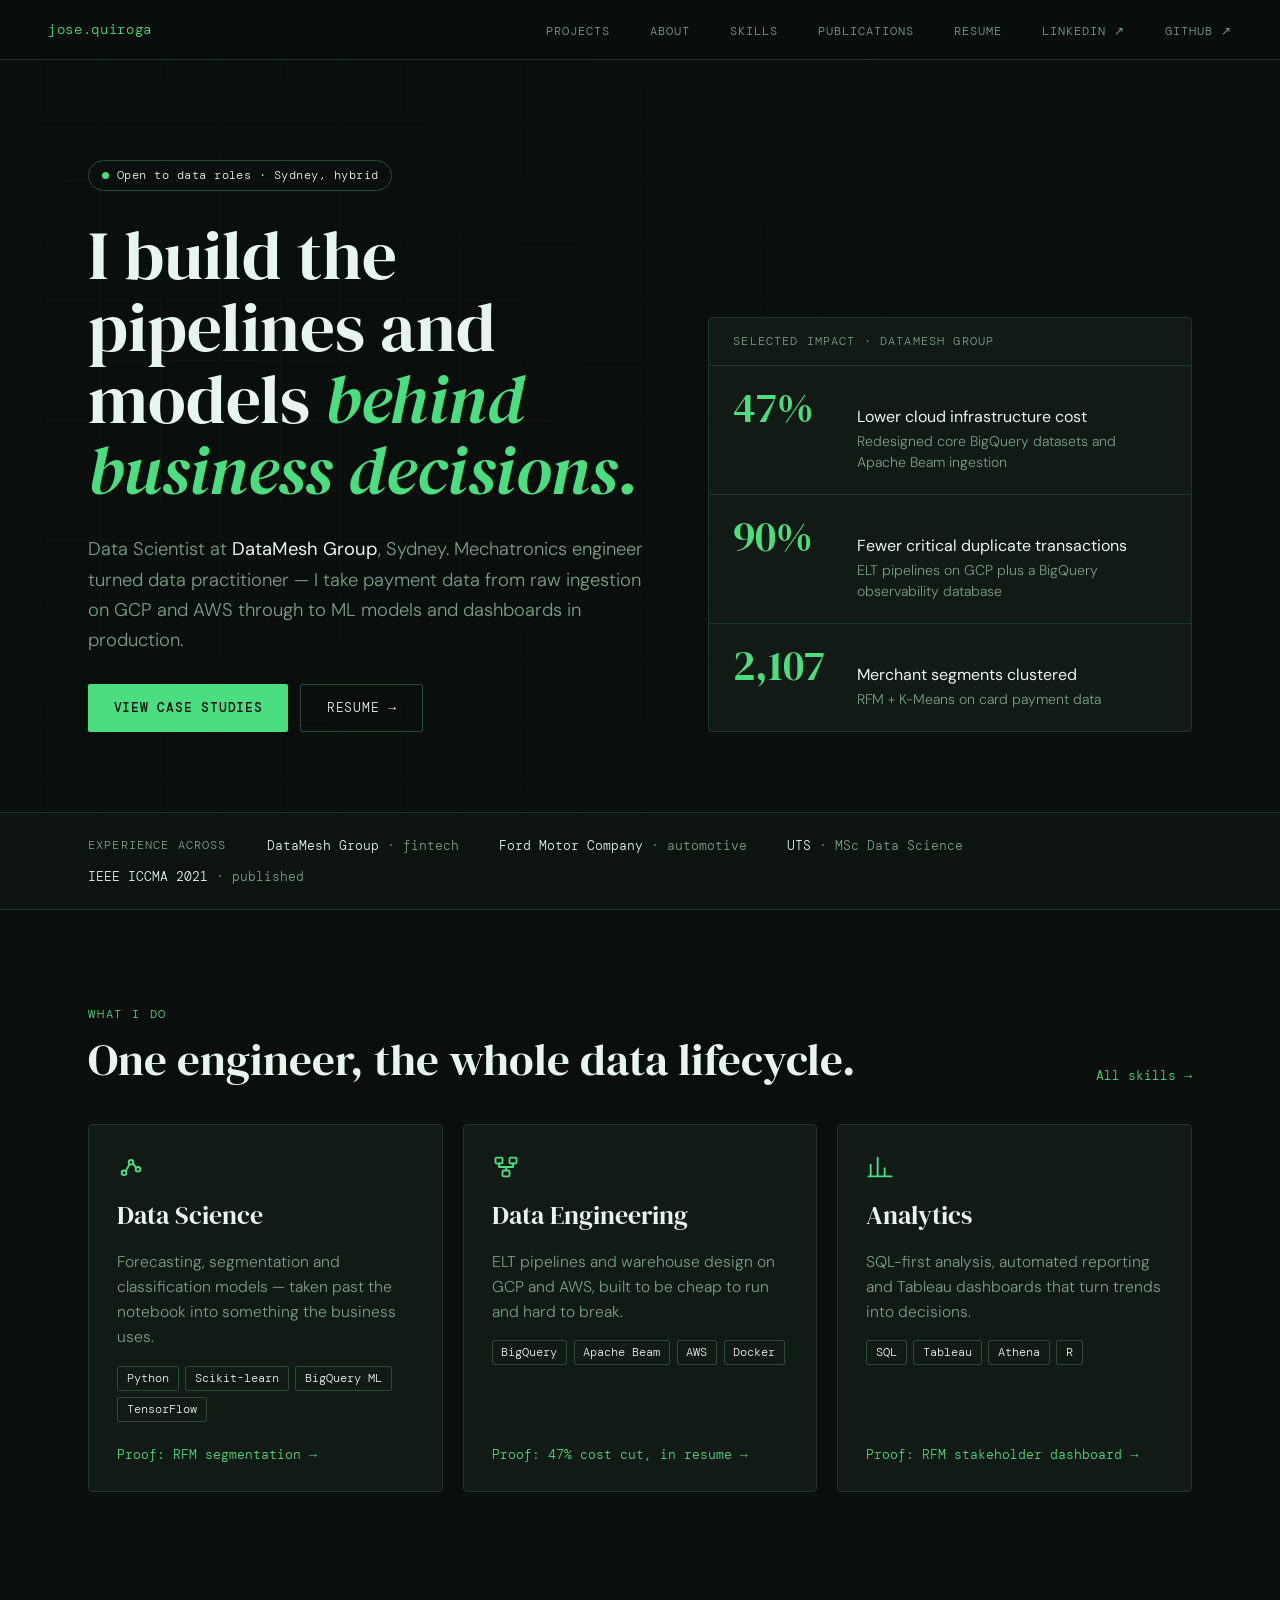
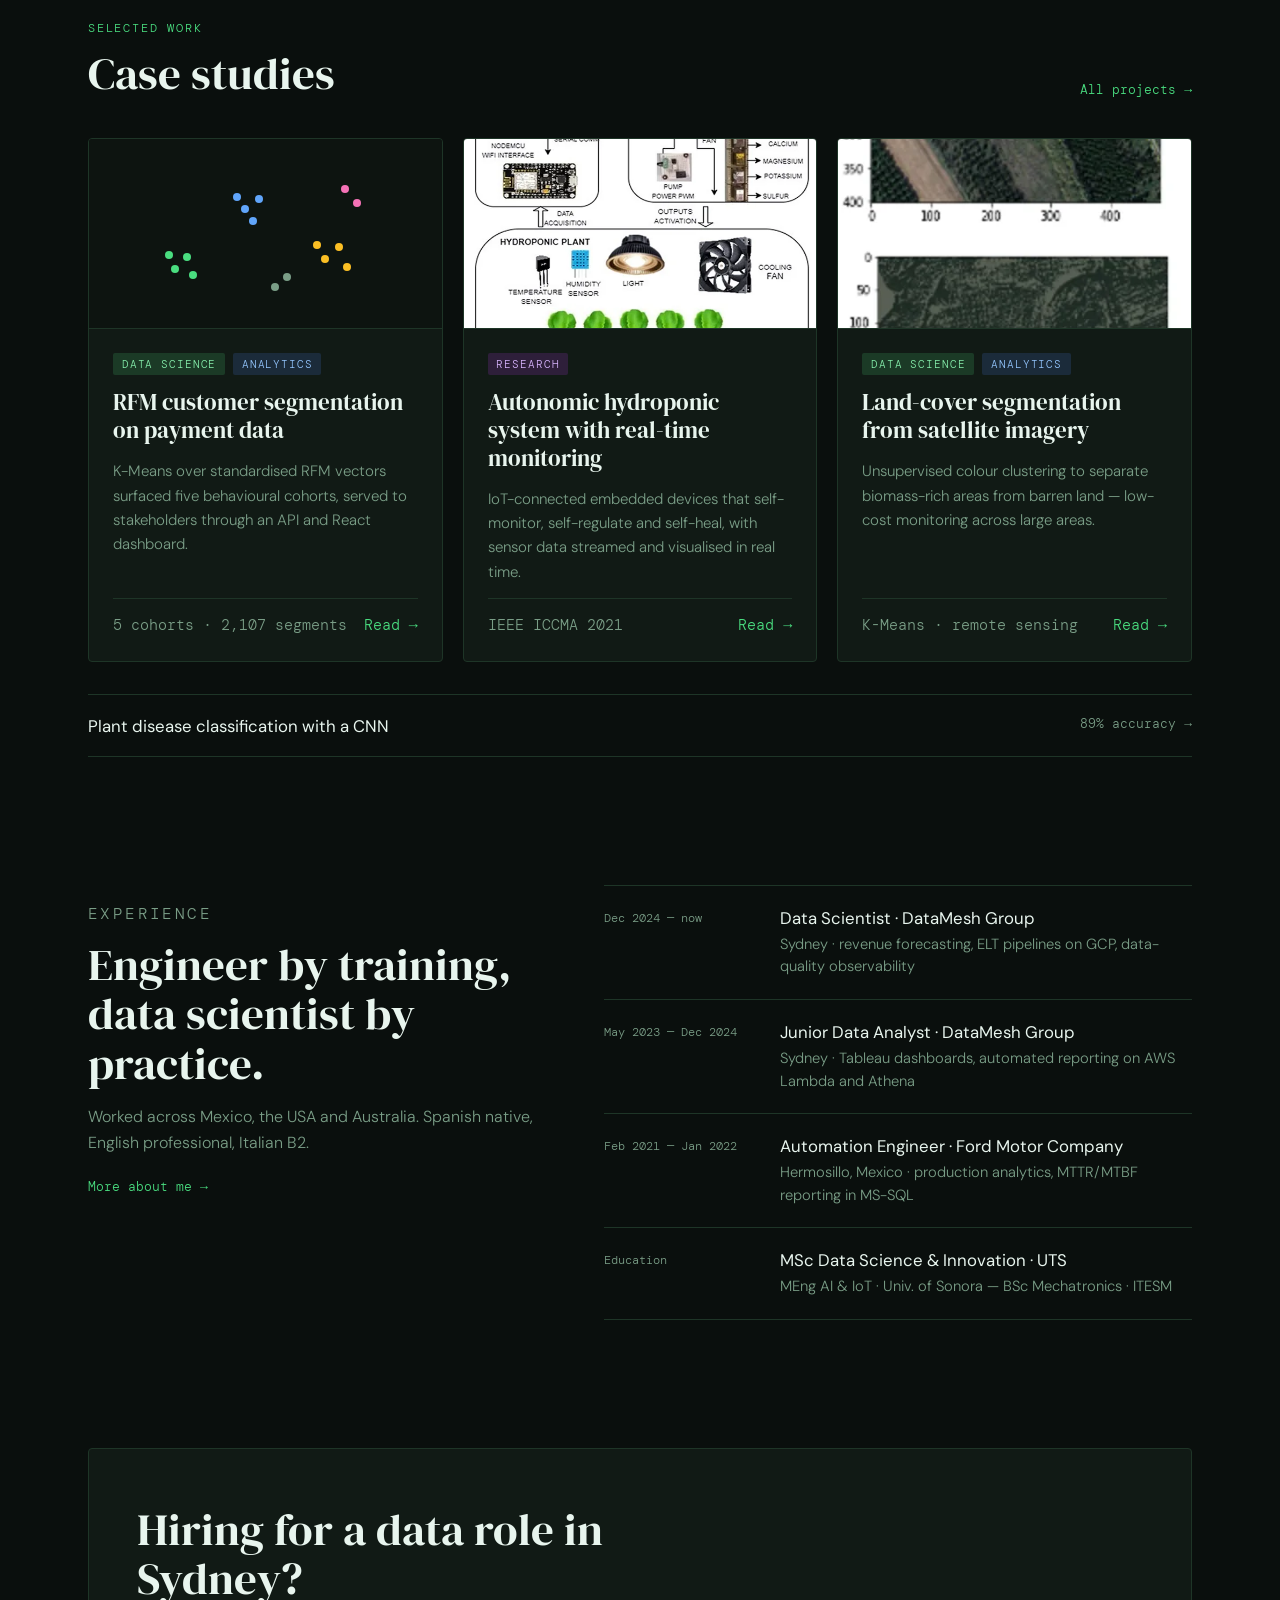
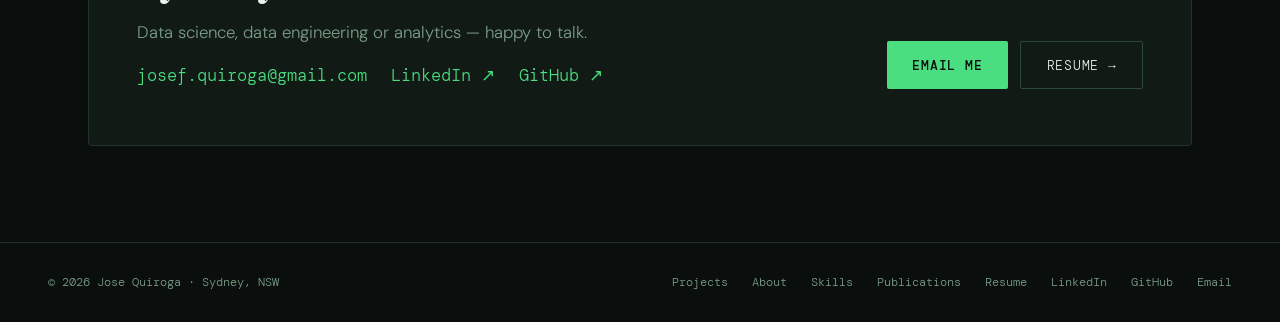
<file: index.html>
<!DOCTYPE html>
<html lang="en">
<head>
  <meta charset="UTF-8" />
  <meta name="viewport" content="width=device-width, initial-scale=1.0" />
  <title>Jose Quiroga — Data Scientist, Sydney</title>
  <meta name="description" content="Jose Quiroga — Sydney-based data scientist working across data science, data engineering and analytics: ML models, GCP/AWS pipelines and dashboards in production." />
  <link rel="canonical" href="https://josefquiroga.github.io/" />
  <meta name="theme-color" content="#0a0f0d" />
  <link rel="icon" href="favicon.svg" type="image/svg+xml" />
  <meta property="og:type" content="website" />
  <meta property="og:title" content="Jose Quiroga — Data Scientist, Sydney" />
  <meta property="og:description" content="Sydney-based data scientist working across data science, data engineering and analytics: ML models, GCP/AWS pipelines and dashboards in production." />
  <meta property="og:url" content="https://josefquiroga.github.io/" />
  <meta property="og:image" content="https://josefquiroga.github.io/images/og.png" />
  <meta name="twitter:card" content="summary_large_image" />
  <link rel="preconnect" href="https://fonts.googleapis.com" />
  <link rel="preconnect" href="https://fonts.gstatic.com" crossorigin />
  <link href="https://fonts.googleapis.com/css2?family=DM+Serif+Display:ital@0;1&family=DM+Mono:wght@300;400;500&family=DM+Sans:wght@300;400;500&display=swap" rel="stylesheet" />
  <link rel="stylesheet" href="css/site.css" />
  <style>
    .wrap { max-width: 1200px; margin: 0 auto; padding-left: 3rem; padding-right: 3rem; }

    /* ─── BUTTONS ─── */
    .btn { display: inline-flex; align-items: center; justify-content: center; min-height: 48px; padding: 0.8rem 1.6rem; font-family: var(--mono); font-size: 0.8rem; letter-spacing: 0.06em; text-transform: uppercase; text-decoration: none; border-radius: 2px; transition: background 0.2s, border-color 0.2s, color 0.2s; }
    .btn-primary { background: var(--accent); color: var(--bg); font-weight: 500; }
    .btn-primary:hover { background: var(--accent2); }
    .btn-outline { border: 1px solid #2b4a37; color: var(--text); }
    .btn-outline:hover { border-color: var(--accent); color: var(--accent); }

    /* ─── HERO ─── */
    #hero { position: relative; overflow: hidden; padding-top: 10rem; padding-bottom: 5rem; display: grid; grid-template-columns: minmax(0, 1.15fr) minmax(0, 1fr); gap: 4rem; align-items: end; }
    .hero-copy { display: flex; flex-direction: column; gap: 1.75rem; position: relative; opacity: 0; animation: fadeUp 0.8s 0.2s forwards; }
    .pills { display: flex; flex-wrap: wrap; gap: 0.6rem; }
    .pill { display: inline-flex; align-items: center; gap: 0.5rem; border: 1px solid #2b4a37; border-radius: 999px; padding: 0.4rem 0.8rem; font-family: var(--mono); font-size: 0.75rem; letter-spacing: 0.04em; color: var(--text); }
    .pill .dot { width: 7px; height: 7px; border-radius: 50%; background: var(--accent); }
    .hero-title { font-family: var(--serif); font-weight: 400; font-size: clamp(2.6rem, 5.4vw, 4.6rem); line-height: 1.04; }
    .hero-title em { color: var(--accent); }
    .hero-sub { max-width: 560px; font-size: 1.15rem; line-height: 1.65; color: var(--muted); }
    .hero-sub strong { color: var(--text); font-weight: 400; }
    .hero-ctas { display: flex; flex-wrap: wrap; gap: 0.75rem; }

    .impact { position: relative; background: var(--surface); border: 1px solid var(--border); border-radius: 4px; opacity: 0; animation: fadeUp 0.8s 0.45s forwards; }
    .impact-head { padding: 1rem 1.5rem; border-bottom: 1px solid var(--border); font-family: var(--mono); font-size: 0.72rem; letter-spacing: 0.1em; text-transform: uppercase; color: var(--muted); }
    .impact-row { display: flex; align-items: baseline; gap: 1.25rem; padding: 1.3rem 1.5rem; border-bottom: 1px solid var(--border); }
    .impact-row:last-child { border-bottom: 0; }
    .impact-num { font-family: var(--serif); font-size: 2.6rem; color: var(--accent); min-width: 6.5rem; line-height: 1; }
    .impact-text { display: flex; flex-direction: column; gap: 0.25rem; }
    .impact-text strong { font-weight: 400; font-size: 1rem; }
    .impact-text span { font-size: 0.88rem; color: var(--muted); line-height: 1.5; }

    /* ─── CREDIBILITY STRIP ─── */
    .strip { border-top: 1px solid var(--border); border-bottom: 1px solid var(--border); background: #0d1410; }
    .strip .wrap { display: flex; flex-wrap: wrap; align-items: center; gap: 0.9rem 2.5rem; padding-top: 1.5rem; padding-bottom: 1.5rem; font-family: var(--mono); font-size: 0.8rem; }
    .strip-label { font-size: 0.72rem; letter-spacing: 0.1em; text-transform: uppercase; color: var(--muted); }
    .strip span span { color: var(--muted); }

    /* ─── SECTIONS ─── */
    .section { padding-top: 6rem; padding-bottom: 2rem; }
    .section-head { display: flex; flex-wrap: wrap; justify-content: space-between; align-items: end; gap: 1rem; margin-bottom: 2.5rem; }
    .section-label { font-family: var(--mono); font-size: 0.75rem; color: var(--accent); letter-spacing: 0.15em; text-transform: uppercase; margin-bottom: 0.8rem; }
    .section-title { font-family: var(--serif); font-weight: 400; font-size: clamp(2rem, 4vw, 2.8rem); line-height: 1.1; }
    .text-link { font-family: var(--mono); font-size: 0.82rem; color: var(--accent); text-decoration: none; }
    .text-link:hover { color: var(--accent2); }

    /* ─── WHAT I DO ─── */
    .roles { display: grid; grid-template-columns: repeat(3, minmax(0, 1fr)); gap: 1.25rem; }
    .role-card { background: var(--surface); border: 1px solid var(--border); border-radius: 4px; padding: 1.75rem; display: flex; flex-direction: column; gap: 1rem; }
    .role-card h3 { font-family: var(--serif); font-weight: 400; font-size: 1.6rem; }
    .role-card p { font-size: 0.98rem; line-height: 1.6; color: var(--muted); }
    .tools { display: flex; flex-wrap: wrap; gap: 0.4rem; }
    .tools span { font-family: var(--mono); font-size: 0.72rem; border: 1px solid #2b4a37; padding: 0.25rem 0.55rem; border-radius: 2px; }
    .role-card .text-link { margin-top: auto; padding-top: 0.5rem; }

    /* ─── CASE STUDIES ─── */
    .cases { display: grid; grid-template-columns: repeat(3, minmax(0, 1fr)); gap: 1.25rem; }
    .case { background: var(--surface); border: 1px solid var(--border); border-radius: 4px; overflow: hidden; display: flex; flex-direction: column; color: var(--text); text-decoration: none; transition: border-color 0.25s, transform 0.25s; }
    .case:hover { border-color: rgba(74,222,128,0.35); transform: translateY(-3px); }
    .case-thumb { height: 190px; background: #0d1410; border-bottom: 1px solid var(--border); display: flex; align-items: center; justify-content: center; overflow: hidden; }
    .case-thumb img { width: 100%; height: 100%; object-fit: cover; }
    .case-body { padding: 1.5rem; display: flex; flex-direction: column; gap: 0.9rem; flex-grow: 1; }
    .case-body h3 { font-family: var(--serif); font-weight: 400; font-size: 1.45rem; line-height: 1.2; }
    .case-body p { font-size: 0.94rem; line-height: 1.6; color: var(--muted); }
    .case-result { margin-top: auto; padding-top: 0.9rem; border-top: 1px solid var(--border); font-family: var(--mono); font-size: 0.8rem; display: flex; justify-content: space-between; gap: 1rem; }
    .case-result span:last-child { color: var(--accent); white-space: nowrap; }

    .more { margin-top: 2rem; border-top: 1px solid var(--border); list-style: none; }
    .more a { display: flex; flex-wrap: wrap; justify-content: space-between; gap: 0.4rem 1.5rem; padding: 1.2rem 0; border-bottom: 1px solid var(--border); color: var(--text); text-decoration: none; transition: color 0.2s; }
    .more a:hover { color: var(--accent); }
    .more a span:first-child { font-size: 1.05rem; font-weight: 400; }
    .more a span:last-child { font-family: var(--mono); font-size: 0.8rem; color: var(--muted); }

    /* ─── EXPERIENCE ─── */
    .exp { display: grid; grid-template-columns: minmax(0, 1fr) minmax(0, 1.3fr); gap: 2.5rem 4rem; }
    .exp-intro p { margin-top: 1rem; font-size: 1rem; line-height: 1.65; color: var(--muted); }
    .exp-list { list-style: none; border-bottom: 1px solid var(--border); }
    .exp-list li { display: grid; grid-template-columns: 10rem minmax(0, 1fr); gap: 1rem; padding: 1.3rem 0; border-top: 1px solid var(--border); }
    .exp-date { font-family: var(--mono); font-size: 0.78rem; color: var(--muted); padding-top: 0.2rem; }
    .exp-role { font-size: 1.05rem; font-weight: 400; }
    .exp-desc { font-size: 0.92rem; color: var(--muted); line-height: 1.55; margin-top: 0.25rem; }

    /* ─── CONTACT ─── */
    #contact { padding-top: 6rem; padding-bottom: 6rem; }
    .contact-card { background: var(--surface); border: 1px solid var(--border); border-radius: 4px; padding: 3.5rem 3rem; display: flex; flex-wrap: wrap; justify-content: space-between; align-items: end; gap: 2rem; }
    .contact-copy { max-width: 620px; display: flex; flex-direction: column; gap: 1rem; }
    .contact-copy p { font-size: 1.05rem; line-height: 1.6; color: var(--muted); }
    .contact-links { display: flex; flex-wrap: wrap; gap: 0.5rem 1.5rem; font-family: var(--mono); font-size: 0.85rem; }
    .contact-links a { color: var(--accent); text-decoration: none; }
    .contact-links a:hover { color: var(--accent2); }

    /* ─── RESPONSIVE ─── */
    @media (hover: none) { .case:hover { transform: none; } }
    @media (max-width: 1024px) {
      #hero { grid-template-columns: 1fr; gap: 3rem; }
      .roles, .cases { grid-template-columns: 1fr; }
      .exp { grid-template-columns: 1fr; }
    }
    @media (max-width: 768px) {
      .wrap { padding-left: 1.5rem; padding-right: 1.5rem; }
      #hero { padding-top: 7.5rem; padding-bottom: 3rem; }
      .hero-sub { font-size: 1.05rem; }
      .impact-num { font-size: 2.1rem; min-width: 5.5rem; }
      .section { padding-top: 4rem; }
      .exp-list li { grid-template-columns: 1fr; gap: 0.3rem; }
      #contact { padding-top: 4rem; padding-bottom: 4rem; }
      .contact-card { padding: 2rem 1.5rem; }
    }
    @media (max-width: 420px) {
      .hero-ctas .btn, .contact-card .btn { flex: 1 1 100%; }
    }
  </style>
</head>
<body>

  <a href="#main" class="skip-link">Skip to content</a>

  <!-- NAV -->
  <nav>
    <a href="index.html" class="nav-logo">jose.quiroga</a>
    <button class="nav-toggle" aria-label="Menu" aria-expanded="false" aria-controls="nav-links"><span></span><span></span><span></span></button>
    <ul class="nav-links" id="nav-links">
      <li><a href="projects.html">Projects</a></li>
      <li><a href="about.html">About</a></li>
      <li><a href="skills.html">Skills</a></li>
      <li><a href="publications.html">Publications</a></li>
      <li><a href="resume.html">Resume</a></li>
      <li><a href="https://www.linkedin.com/in/josefquiroga/" target="_blank" rel="noopener">LinkedIn ↗</a></li>
      <li><a href="https://github.com/josefquiroga" target="_blank" rel="noopener">GitHub ↗</a></li>
    </ul>
  </nav>

  <main id="main">

    <!-- HERO -->
    <header id="hero" class="wrap">
      <div class="hero-grid"></div>
      <div class="hero-copy">
        <div class="pills">
          <span class="pill"><span class="dot" aria-hidden="true"></span>Open to data roles · Sydney, hybrid</span>
          <!-- TODO: add work rights once confirmed, e.g. <span class="pill">Permanent Resident</span> -->
        </div>
        <h1 class="hero-title">I build the pipelines and models <em>behind business decisions.</em></h1>
        <p class="hero-sub">Data Scientist at <strong>DataMesh Group</strong>, Sydney. Mechatronics engineer turned data practitioner — I take payment data from raw ingestion on GCP and AWS through to ML models and dashboards in production.</p>
        <div class="hero-ctas">
          <a href="#work" class="btn btn-primary">View case studies</a>
          <a href="resume.html" class="btn btn-outline">Resume →</a>
        </div>
      </div>

      <section class="impact" aria-label="Selected impact">
        <p class="impact-head">Selected impact · DataMesh Group</p>
        <div class="impact-row">
          <span class="impact-num">47%</span>
          <div class="impact-text"><strong>Lower cloud infrastructure cost</strong><span>Redesigned core BigQuery datasets and Apache Beam ingestion</span></div>
        </div>
        <div class="impact-row">
          <span class="impact-num">90%</span>
          <div class="impact-text"><strong>Fewer critical duplicate transactions</strong><span>ELT pipelines on GCP plus a BigQuery observability database</span></div>
        </div>
        <div class="impact-row">
          <span class="impact-num">2,107</span>
          <div class="impact-text"><strong>Merchant segments clustered</strong><span>RFM + K-Means on card payment data</span></div>
        </div>
      </section>
    </header>

    <!-- CREDIBILITY STRIP -->
    <div class="strip">
      <div class="wrap">
        <span class="strip-label">Experience across</span>
        <span>DataMesh Group <span>· fintech</span></span>
        <span>Ford Motor Company <span>· automotive</span></span>
        <span>UTS <span>· MSc Data Science</span></span>
        <span>IEEE ICCMA 2021 <span>· published</span></span>
      </div>
    </div>

    <!-- WHAT I DO -->
    <section class="section wrap" aria-labelledby="what-title">
      <div class="section-head reveal">
        <div>
          <p class="section-label">What I do</p>
          <h2 class="section-title" id="what-title">One engineer, the whole data lifecycle.</h2>
        </div>
        <a href="skills.html" class="text-link">All skills →</a>
      </div>
      <div class="roles">
        <article class="role-card reveal">
          <svg width="28" height="28" viewBox="0 0 24 24" fill="none" stroke="#4ade80" stroke-width="1.6" stroke-linecap="round" aria-hidden="true"><circle cx="6" cy="17" r="2"/><circle cx="12" cy="8" r="2"/><circle cx="18" cy="14" r="2"/><path d="M7.5 15.5l3-5.5M13.6 9.4l3 3.4"/></svg>
          <h3>Data Science</h3>
          <p>Forecasting, segmentation and classification models — taken past the notebook into something the business uses.</p>
          <div class="tools"><span>Python</span><span>Scikit-learn</span><span>BigQuery ML</span><span>TensorFlow</span></div>
          <a href="projects/rfm-segmentation.html" class="text-link">Proof: RFM segmentation →</a>
        </article>
        <article class="role-card reveal">
          <svg width="28" height="28" viewBox="0 0 24 24" fill="none" stroke="#4ade80" stroke-width="1.6" stroke-linecap="round" stroke-linejoin="round" aria-hidden="true"><rect x="3" y="4" width="6" height="5" rx="1"/><rect x="15" y="4" width="6" height="5" rx="1"/><rect x="9" y="15" width="6" height="5" rx="1"/><path d="M6 9v3h12V9M12 12v3"/></svg>
          <h3>Data Engineering</h3>
          <p>ELT pipelines and warehouse design on GCP and AWS, built to be cheap to run and hard to break.</p>
          <div class="tools"><span>BigQuery</span><span>Apache Beam</span><span>AWS</span><span>Docker</span></div>
          <a href="resume.html" class="text-link">Proof: 47% cost cut, in resume →</a>
        </article>
        <article class="role-card reveal">
          <svg width="28" height="28" viewBox="0 0 24 24" fill="none" stroke="#4ade80" stroke-width="1.6" stroke-linecap="round" aria-hidden="true"><path d="M4 20V10M10 20V4M16 20v-7M22 20H2"/></svg>
          <h3>Analytics</h3>
          <p>SQL-first analysis, automated reporting and Tableau dashboards that turn trends into decisions.</p>
          <div class="tools"><span>SQL</span><span>Tableau</span><span>Athena</span><span>R</span></div>
          <a href="projects/rfm-segmentation.html" class="text-link">Proof: RFM stakeholder dashboard →</a>
        </article>
      </div>
    </section>

    <!-- CASE STUDIES -->
    <section id="work" class="section wrap" aria-labelledby="work-title">
      <div class="section-head reveal">
        <div>
          <p class="section-label">Selected work</p>
          <h2 class="section-title" id="work-title">Case studies</h2>
        </div>
        <a href="projects.html" class="text-link">All projects →</a>
      </div>
      <div class="cases">
        <a href="projects/rfm-segmentation.html" class="case reveal">
          <div class="case-thumb">
            <svg width="260" height="150" viewBox="0 0 260 150" aria-hidden="true"><g fill="#4ade80"><circle cx="40" cy="110" r="4"/><circle cx="52" cy="98" r="4"/><circle cx="34" cy="96" r="4"/><circle cx="58" cy="116" r="4"/></g><g fill="#60a5fa"><circle cx="110" cy="50" r="4"/><circle cx="124" cy="40" r="4"/><circle cx="118" cy="62" r="4"/><circle cx="102" cy="38" r="4"/></g><g fill="#fbbf24"><circle cx="190" cy="100" r="4"/><circle cx="204" cy="88" r="4"/><circle cx="182" cy="86" r="4"/><circle cx="212" cy="108" r="4"/></g><g fill="#f472b6"><circle cx="210" cy="30" r="4"/><circle cx="222" cy="44" r="4"/></g><g fill="#7a9e87"><circle cx="140" cy="128" r="4"/><circle cx="152" cy="118" r="4"/></g></svg>
          </div>
          <div class="case-body">
            <div class="role-tags"><span class="role-tag role-ds">Data Science</span><span class="role-tag role-da">Analytics</span></div>
            <h3>RFM customer segmentation on payment data</h3>
            <p>K-Means over standardised RFM vectors surfaced five behavioural cohorts, served to stakeholders through an API and React dashboard.</p>
            <p class="case-result"><span>5 cohorts · 2,107 segments</span><span>Read →</span></p>
          </div>
        </a>
        <a href="projects/hydroponic.html" class="case reveal">
          <div class="case-thumb"><img src="images/pic02.webp" alt="" width="656" height="987" loading="lazy" decoding="async" /></div>
          <div class="case-body">
            <div class="role-tags"><span class="role-tag role-rs">Research</span></div>
            <h3>Autonomic hydroponic system with real-time monitoring</h3>
            <p>IoT-connected embedded devices that self-monitor, self-regulate and self-heal, with sensor data streamed and visualised in real time.</p>
            <p class="case-result"><span>IEEE ICCMA 2021</span><span>Read →</span></p>
          </div>
        </a>
        <a href="projects/satellite.html" class="case reveal">
          <div class="case-thumb"><img src="images/pic07.webp" alt="" width="396" height="720" loading="lazy" decoding="async" /></div>
          <div class="case-body">
            <div class="role-tags"><span class="role-tag role-ds">Data Science</span><span class="role-tag role-da">Analytics</span></div>
            <h3>Land-cover segmentation from satellite imagery</h3>
            <p>Unsupervised colour clustering to separate biomass-rich areas from barren land — low-cost monitoring across large areas.</p>
            <p class="case-result"><span>K-Means · remote sensing</span><span>Read →</span></p>
          </div>
        </a>
        <!-- TODO: once written, replace the satellite card with the data-engineering case study:
             "BigQuery + Beam re-architecture" — 47% lower cloud cost, 90% fewer duplicate transactions.
             Use role-tag role-de. -->
      </div>
      <ul class="more">
        <li><a href="projects/plant-disease.html" class="reveal"><span>Plant disease classification with a CNN</span><span>89% accuracy →</span></a></li>
      </ul>
    </section>

    <!-- EXPERIENCE -->
    <section class="section wrap exp" aria-labelledby="exp-title">
      <div class="exp-intro reveal">
        <p class="section-label">Experience</p>
        <h2 class="section-title" id="exp-title">Engineer by training, data scientist by practice.</h2>
        <p>Worked across Mexico, the USA and Australia. Spanish native, English professional, Italian B2.</p>
        <p><a href="about.html" class="text-link">More about me →</a></p>
      </div>
      <ul class="exp-list reveal">
        <li><span class="exp-date">Dec 2024 — now</span><div><p class="exp-role">Data Scientist · DataMesh Group</p><p class="exp-desc">Sydney · revenue forecasting, ELT pipelines on GCP, data-quality observability</p></div></li>
        <li><span class="exp-date">May 2023 — Dec 2024</span><div><p class="exp-role">Junior Data Analyst · DataMesh Group</p><p class="exp-desc">Sydney · Tableau dashboards, automated reporting on AWS Lambda and Athena</p></div></li>
        <li><span class="exp-date">Feb 2021 — Jan 2022</span><div><p class="exp-role">Automation Engineer · Ford Motor Company</p><p class="exp-desc">Hermosillo, Mexico · production analytics, MTTR/MTBF reporting in MS-SQL</p></div></li>
        <li><span class="exp-date">Education</span><div><p class="exp-role">MSc Data Science &amp; Innovation · UTS</p><p class="exp-desc">MEng AI &amp; IoT · Univ. of Sonora — BSc Mechatronics · ITESM</p></div></li>
      </ul>
    </section>

    <!-- CONTACT -->
    <section id="contact" class="wrap" aria-labelledby="contact-title">
      <div class="contact-card reveal">
        <div class="contact-copy">
          <h2 class="section-title" id="contact-title">Hiring for a data role in Sydney?</h2>
          <p>Data science, data engineering or analytics — happy to talk.</p>
          <p class="contact-links">
            <a href="mailto:josef.quiroga@gmail.com">josef.quiroga@gmail.com</a>
            <a href="https://www.linkedin.com/in/josefquiroga/" target="_blank" rel="noopener">LinkedIn ↗</a>
            <a href="https://github.com/josefquiroga" target="_blank" rel="noopener">GitHub ↗</a>
          </p>
        </div>
        <div class="hero-ctas">
          <a href="mailto:josef.quiroga@gmail.com" class="btn btn-primary">Email me</a>
          <a href="resume.html" class="btn btn-outline">Resume →</a>
        </div>
      </div>
    </section>

  </main>

  <!-- FOOTER -->
  <footer>
    <p>© 2026 Jose Quiroga · Sydney, NSW</p>
    <div class="footer-links">
      <a href="projects.html">Projects</a>
      <a href="about.html">About</a>
      <a href="skills.html">Skills</a>
      <a href="publications.html">Publications</a>
      <a href="resume.html">Resume</a>
      <a href="https://www.linkedin.com/in/josefquiroga/" target="_blank" rel="noopener">LinkedIn</a>
      <a href="https://github.com/josefquiroga" target="_blank" rel="noopener">GitHub</a>
      <a href="mailto:josef.quiroga@gmail.com">Email</a>
    </div>
  </footer>

  <script src="js/site.js" defer></script>
</body>
</html>
</file>
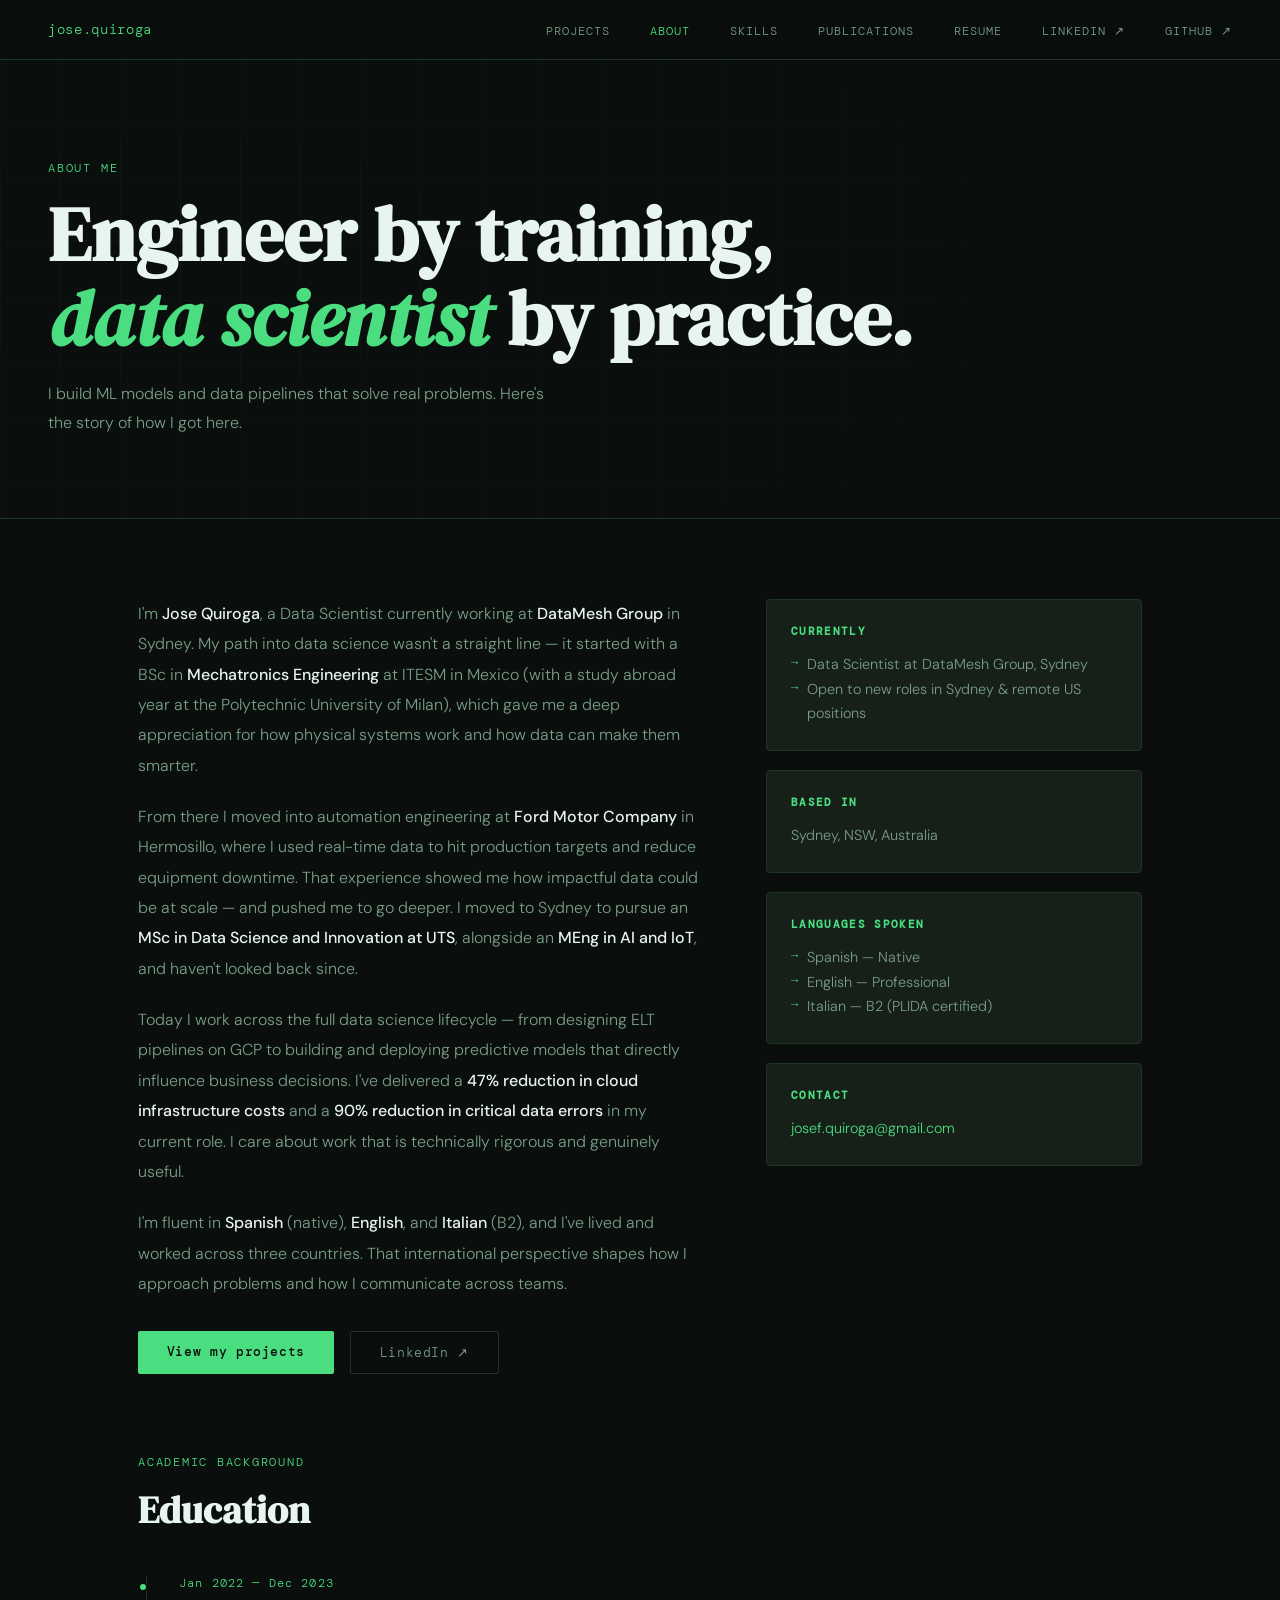
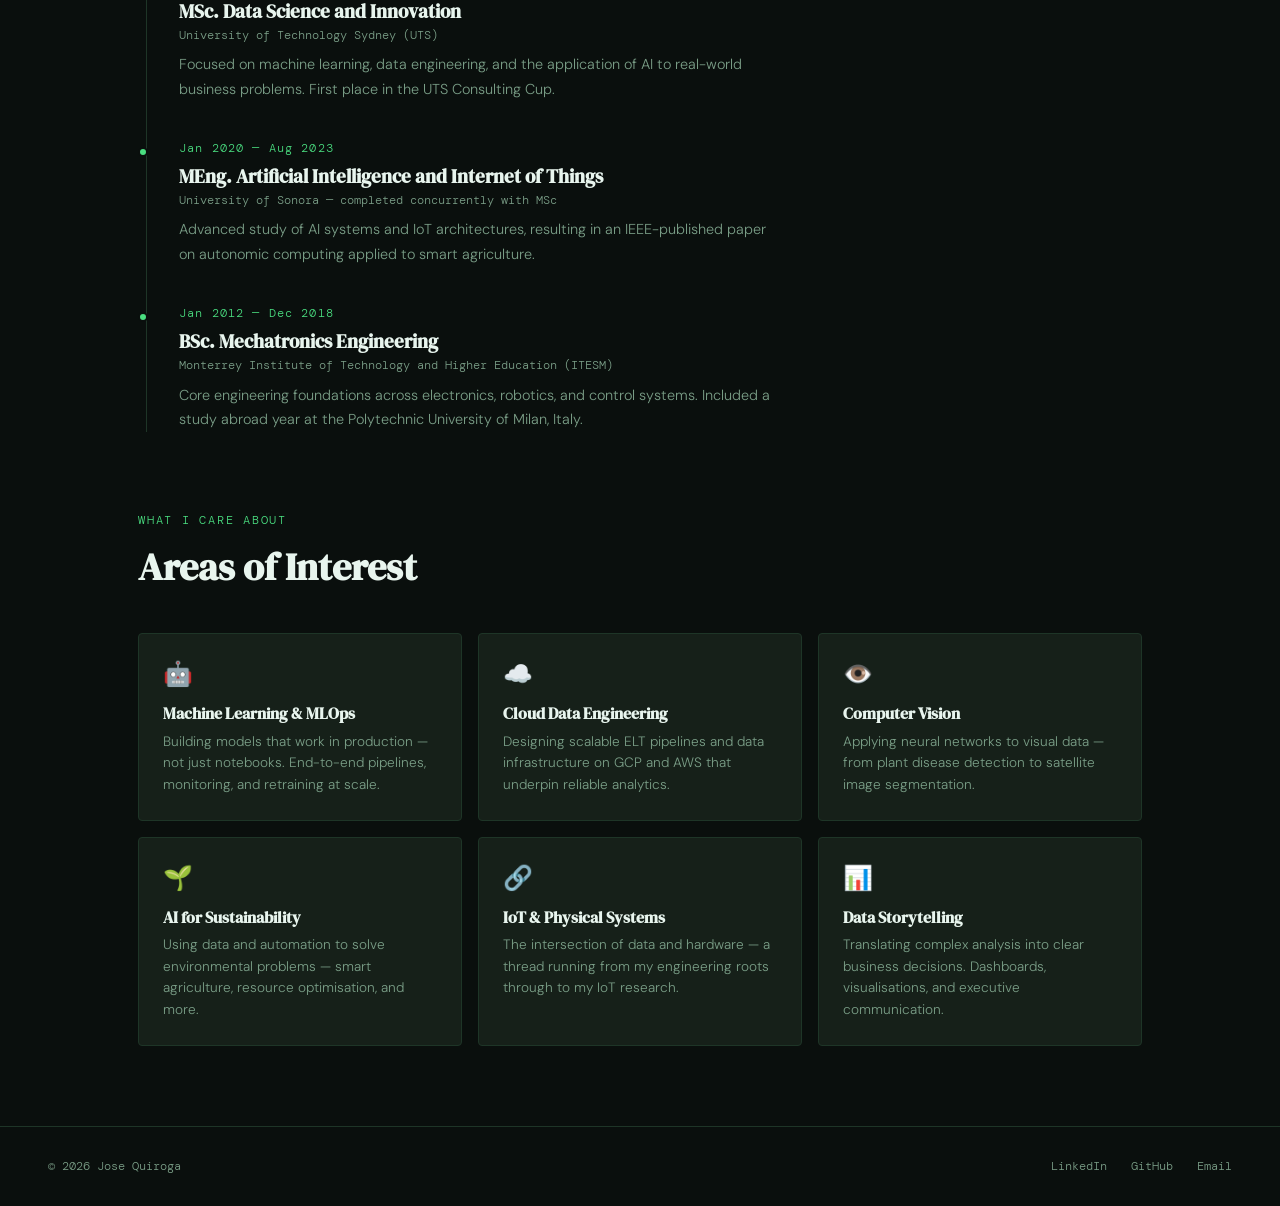
<file: about.html>
<!DOCTYPE html>
<html lang="en">
<head>
  <meta charset="UTF-8" />
  <meta name="viewport" content="width=device-width, initial-scale=1.0" />
  <title>About — Jose Quiroga</title>
  <meta name="description" content="About Jose Quiroga — Data Scientist with a Mechatronics Engineering background based in Sydney, Australia." />
  <link rel="canonical" href="https://josefquiroga.github.io/about.html" />
  <meta name="theme-color" content="#0a0f0d" />
  <link rel="icon" href="favicon.svg" type="image/svg+xml" />
  <meta property="og:type" content="website" />
  <meta property="og:title" content="About — Jose Quiroga" />
  <meta property="og:description" content="About Jose Quiroga — Data Scientist with a Mechatronics Engineering background based in Sydney, Australia." />
  <meta property="og:url" content="https://josefquiroga.github.io/about.html" />
  <meta property="og:image" content="https://josefquiroga.github.io/images/og.png" />
  <meta name="twitter:card" content="summary_large_image" />
  <link rel="preconnect" href="https://fonts.googleapis.com" />
  <link rel="preconnect" href="https://fonts.gstatic.com" crossorigin />
  <link href="https://fonts.googleapis.com/css2?family=DM+Serif+Display:ital@0;1&family=DM+Mono:wght@300;400;500&family=DM+Sans:wght@300;400;500&display=swap" rel="stylesheet" />
  <link rel="stylesheet" href="css/site.css" />
  <style>

    .page-hero { padding: 10rem 3rem 5rem; border-bottom: 1px solid var(--border); position: relative; overflow: hidden; }
    .page-tag { font-family: var(--mono); font-size: 0.75rem; color: var(--accent); letter-spacing: 0.15em; text-transform: uppercase; margin-bottom: 1rem; opacity:0; animation: fadeUp 0.7s 0.2s forwards; }
    .page-title { font-family: var(--serif); font-size: clamp(2.8rem,6vw,5rem); line-height: 1.1; color: var(--text); opacity:0; animation: fadeUp 0.7s 0.4s forwards; }
    .page-title em { font-style: italic; color: var(--accent); }
    .page-sub { margin-top: 1.2rem; color: var(--muted); max-width: 520px; line-height: 1.8; font-size: 1rem; opacity:0; animation: fadeUp 0.7s 0.6s forwards; }

    main { max-width: 1100px; margin: 0 auto; padding: 5rem 3rem; display: flex; flex-direction: column; gap: 5rem; }

    /* Bio section */
    .bio-grid { display: grid; grid-template-columns: 3fr 2fr; gap: 4rem; align-items: start; }
    .bio-text p { color: var(--muted); line-height: 1.9; font-size: 1rem; margin-bottom: 1.3rem; }
    .bio-text p strong { color: var(--text); font-weight: 500; }
    .bio-text .ctas { display: flex; gap: 1rem; margin-top: 2rem; flex-wrap: wrap; }

    .bio-sidebar { display: flex; flex-direction: column; gap: 1.2rem; }
    .info-card { background: var(--card); border: 1px solid var(--border); border-radius: 4px; padding: 1.5rem; }
    .info-card h4 { font-family: var(--mono); font-size: 0.7rem; color: var(--accent); letter-spacing: 0.12em; text-transform: uppercase; margin-bottom: 0.9rem; }
    .info-card ul { list-style: none; }
    .info-card ul li { color: var(--muted); font-size: 0.9rem; line-height: 1.7; padding-left: 1rem; position: relative; }
    .info-card ul li::before { content: '→'; position: absolute; left: 0; color: var(--accent); font-family: var(--mono); font-size: 0.75rem; }
    .info-card p { color: var(--muted); font-size: 0.9rem; line-height: 1.7; }

    /* Timeline */
    .section-label { font-family: var(--mono); font-size: 0.73rem; color: var(--accent); letter-spacing: 0.15em; text-transform: uppercase; margin-bottom: 0.8rem; }
    .section-title { font-family: var(--serif); font-size: clamp(1.6rem,3vw,2.4rem); color: var(--text); margin-bottom: 2.5rem; }

    .timeline { display: flex; flex-direction: column; gap: 0; border-left: 1px solid var(--border); padding-left: 2rem; margin-left: 0.5rem; }
    .timeline-item { position: relative; padding-bottom: 2.5rem; }
    .timeline-item:last-child { padding-bottom: 0; }
    .timeline-dot { position: absolute; left: -2.55rem; top: 0.35rem; width: 10px; height: 10px; border-radius: 50%; background: var(--accent); border: 2px solid var(--bg); }
    .timeline-date { font-family: var(--mono); font-size: 0.72rem; color: var(--accent); letter-spacing: 0.1em; margin-bottom: 0.4rem; }
    .timeline-title { font-family: var(--serif); font-size: 1.2rem; color: var(--text); margin-bottom: 0.2rem; }
    .timeline-sub { font-family: var(--mono); font-size: 0.78rem; color: var(--muted); margin-bottom: 0.6rem; }
    .timeline-desc { color: var(--muted); font-size: 0.9rem; line-height: 1.7; max-width: 600px; }

    /* Interests */
    .interests-grid { display: grid; grid-template-columns: repeat(3, 1fr); gap: 1rem; }
    .interest-card { background: var(--card); border: 1px solid var(--border); border-radius: 4px; padding: 1.5rem; transition: border-color 0.2s, transform 0.2s; }
    .interest-card:hover { border-color: rgba(74,222,128,0.35); transform: translateY(-2px); }
    .interest-icon { font-size: 1.5rem; margin-bottom: 0.8rem; }
    .interest-card h4 { font-family: var(--serif); font-size: 1rem; color: var(--text); margin-bottom: 0.4rem; }
    .interest-card p { font-size: 0.85rem; color: var(--muted); line-height: 1.6; }

    .btn { display: inline-block; padding: 0.75rem 1.8rem; font-family: var(--mono); font-size: 0.8rem; letter-spacing: 0.05em; text-decoration: none; border-radius: 2px; transition: all 0.2s; }
    .btn-primary { background: var(--accent); color: var(--bg); font-weight: 500; }
    .btn-primary:hover { background: var(--accent2); transform: translateY(-1px); }
    .btn-outline { border: 1px solid var(--border); color: var(--muted); }
    .btn-outline:hover { border-color: var(--accent); color: var(--accent); }

    @keyframes fadeUp { from { opacity:0; transform: translateY(18px); } to { opacity:1; transform: none; } }

    @media (max-width: 768px) {
      .page-hero { padding: 8rem 1.5rem 3rem; }
      main { padding: 3rem 1.5rem; gap: 3.5rem; }
      .bio-grid { grid-template-columns: 1fr; gap: 2rem; }
      .interests-grid { grid-template-columns: 1fr; }
    }
  </style>
</head>
<body>

  <a href="#main" class="skip-link">Skip to content</a>

  <nav>
    <a href="index.html" class="nav-logo">jose.quiroga</a>
    <button class="nav-toggle" aria-label="Menu" aria-expanded="false" aria-controls="nav-links"><span></span><span></span><span></span></button>
    <ul class="nav-links" id="nav-links">
      <li><a href="projects.html">Projects</a></li>
      <li><a href="about.html" class="active">About</a></li>
      <li><a href="skills.html">Skills</a></li>
      <li><a href="publications.html">Publications</a></li>
      <li><a href="resume.html">Resume</a></li>
      <li><a href="https://www.linkedin.com/in/josefquiroga/" target="_blank" rel="noopener">LinkedIn ↗</a></li>
      <li><a href="https://github.com/josefquiroga" target="_blank" rel="noopener">GitHub ↗</a></li>
    </ul>
  </nav>

  <div class="page-hero" id="main">
    <div class="hero-grid"></div>
    <p class="page-tag">About me</p>
    <h1 class="page-title">Engineer by training,<br /><em>data scientist</em> by practice.</h1>
    <p class="page-sub">I build ML models and data pipelines that solve real problems. Here's the story of how I got here.</p>
  </div>

  <main>

    <!-- BIO -->
    <div class="bio-grid">
      <div class="bio-text reveal">
        <p>
          I'm <strong>Jose Quiroga</strong>, a Data Scientist currently working at <strong>DataMesh Group</strong> in Sydney. My path into data science wasn't a straight line — it started with a BSc in <strong>Mechatronics Engineering</strong> at ITESM in Mexico (with a study abroad year at the Polytechnic University of Milan), which gave me a deep appreciation for how physical systems work and how data can make them smarter.
        </p>
        <p>
          From there I moved into automation engineering at <strong>Ford Motor Company</strong> in Hermosillo, where I used real-time data to hit production targets and reduce equipment downtime. That experience showed me how impactful data could be at scale — and pushed me to go deeper. I moved to Sydney to pursue an <strong>MSc in Data Science and Innovation at UTS</strong>, alongside an <strong>MEng in AI and IoT</strong>, and haven't looked back since.
        </p>
        <p>
          Today I work across the full data science lifecycle — from designing ELT pipelines on GCP to building and deploying predictive models that directly influence business decisions. I've delivered a <strong>47% reduction in cloud infrastructure costs</strong> and a <strong>90% reduction in critical data errors</strong> in my current role. I care about work that is technically rigorous and genuinely useful.
        </p>
        <p>
          I'm fluent in <strong>Spanish</strong> (native), <strong>English</strong>, and <strong>Italian</strong> (B2), and I've lived and worked across three countries. That international perspective shapes how I approach problems and how I communicate across teams.
        </p>
        <div class="ctas">
          <a href="index.html" class="btn btn-primary">View my projects</a>
          <a href="https://www.linkedin.com/in/josefquiroga/" class="btn btn-outline" target="_blank" rel="noopener">LinkedIn ↗</a>
        </div>
      </div>
      <div class="bio-sidebar reveal">
        <div class="info-card">
          <h4>Currently</h4>
          <ul>
            <li>Data Scientist at DataMesh Group, Sydney</li>
            <li>Open to new roles in Sydney & remote US positions</li>
          </ul>
        </div>
        <div class="info-card">
          <h4>Based in</h4>
          <p>Sydney, NSW, Australia</p>
        </div>
        <div class="info-card">
          <h4>Languages spoken</h4>
          <ul>
            <li>Spanish — Native</li>
            <li>English — Professional</li>
            <li>Italian — B2 (PLIDA certified)</li>
          </ul>
        </div>
        <div class="info-card">
          <h4>Contact</h4>
          <p><a href="mailto:josef.quiroga@gmail.com" style="color:var(--accent); text-decoration:none;">josef.quiroga@gmail.com</a></p>
        </div>
      </div>
    </div>

    <!-- EDUCATION TIMELINE -->
    <div>
      <p class="section-label reveal">Academic background</p>
      <h2 class="section-title reveal">Education</h2>
      <div class="timeline reveal">
        <div class="timeline-item">
          <div class="timeline-dot"></div>
          <p class="timeline-date">Jan 2022 — Dec 2023</p>
          <h3 class="timeline-title">MSc. Data Science and Innovation</h3>
          <p class="timeline-sub">University of Technology Sydney (UTS)</p>
          <p class="timeline-desc">Focused on machine learning, data engineering, and the application of AI to real-world business problems. First place in the UTS Consulting Cup.</p>
        </div>
        <div class="timeline-item">
          <div class="timeline-dot"></div>
          <p class="timeline-date">Jan 2020 — Aug 2023</p>
          <h3 class="timeline-title">MEng. Artificial Intelligence and Internet of Things</h3>
          <p class="timeline-sub">University of Sonora — completed concurrently with MSc</p>
          <p class="timeline-desc">Advanced study of AI systems and IoT architectures, resulting in an IEEE-published paper on autonomic computing applied to smart agriculture.</p>
        </div>
        <div class="timeline-item">
          <div class="timeline-dot"></div>
          <p class="timeline-date">Jan 2012 — Dec 2018</p>
          <h3 class="timeline-title">BSc. Mechatronics Engineering</h3>
          <p class="timeline-sub">Monterrey Institute of Technology and Higher Education (ITESM)</p>
          <p class="timeline-desc">Core engineering foundations across electronics, robotics, and control systems. Included a study abroad year at the Polytechnic University of Milan, Italy.</p>
        </div>
      </div>
    </div>

    <!-- AREAS OF INTEREST -->
    <div>
      <p class="section-label reveal">What I care about</p>
      <h2 class="section-title reveal">Areas of Interest</h2>
      <div class="interests-grid">
        <div class="interest-card reveal">
          <div class="interest-icon">🤖</div>
          <h4>Machine Learning & MLOps</h4>
          <p>Building models that work in production — not just notebooks. End-to-end pipelines, monitoring, and retraining at scale.</p>
        </div>
        <div class="interest-card reveal">
          <div class="interest-icon">☁️</div>
          <h4>Cloud Data Engineering</h4>
          <p>Designing scalable ELT pipelines and data infrastructure on GCP and AWS that underpin reliable analytics.</p>
        </div>
        <div class="interest-card reveal">
          <div class="interest-icon">👁️</div>
          <h4>Computer Vision</h4>
          <p>Applying neural networks to visual data — from plant disease detection to satellite image segmentation.</p>
        </div>
        <div class="interest-card reveal">
          <div class="interest-icon">🌱</div>
          <h4>AI for Sustainability</h4>
          <p>Using data and automation to solve environmental problems — smart agriculture, resource optimisation, and more.</p>
        </div>
        <div class="interest-card reveal">
          <div class="interest-icon">🔗</div>
          <h4>IoT & Physical Systems</h4>
          <p>The intersection of data and hardware — a thread running from my engineering roots through to my IoT research.</p>
        </div>
        <div class="interest-card reveal">
          <div class="interest-icon">📊</div>
          <h4>Data Storytelling</h4>
          <p>Translating complex analysis into clear business decisions. Dashboards, visualisations, and executive communication.</p>
        </div>
      </div>
    </div>

  </main>

  <footer>
    <p>© 2026 Jose Quiroga</p>
    <div class="footer-links">
      <a href="https://www.linkedin.com/in/josefquiroga/" target="_blank" rel="noopener">LinkedIn</a>
      <a href="https://github.com/josefquiroga" target="_blank" rel="noopener">GitHub</a>
      <a href="mailto:josef.quiroga@gmail.com">Email</a>
    </div>
  </footer>

  <script src="js/site.js" defer></script>
</body>
</html>
</file>
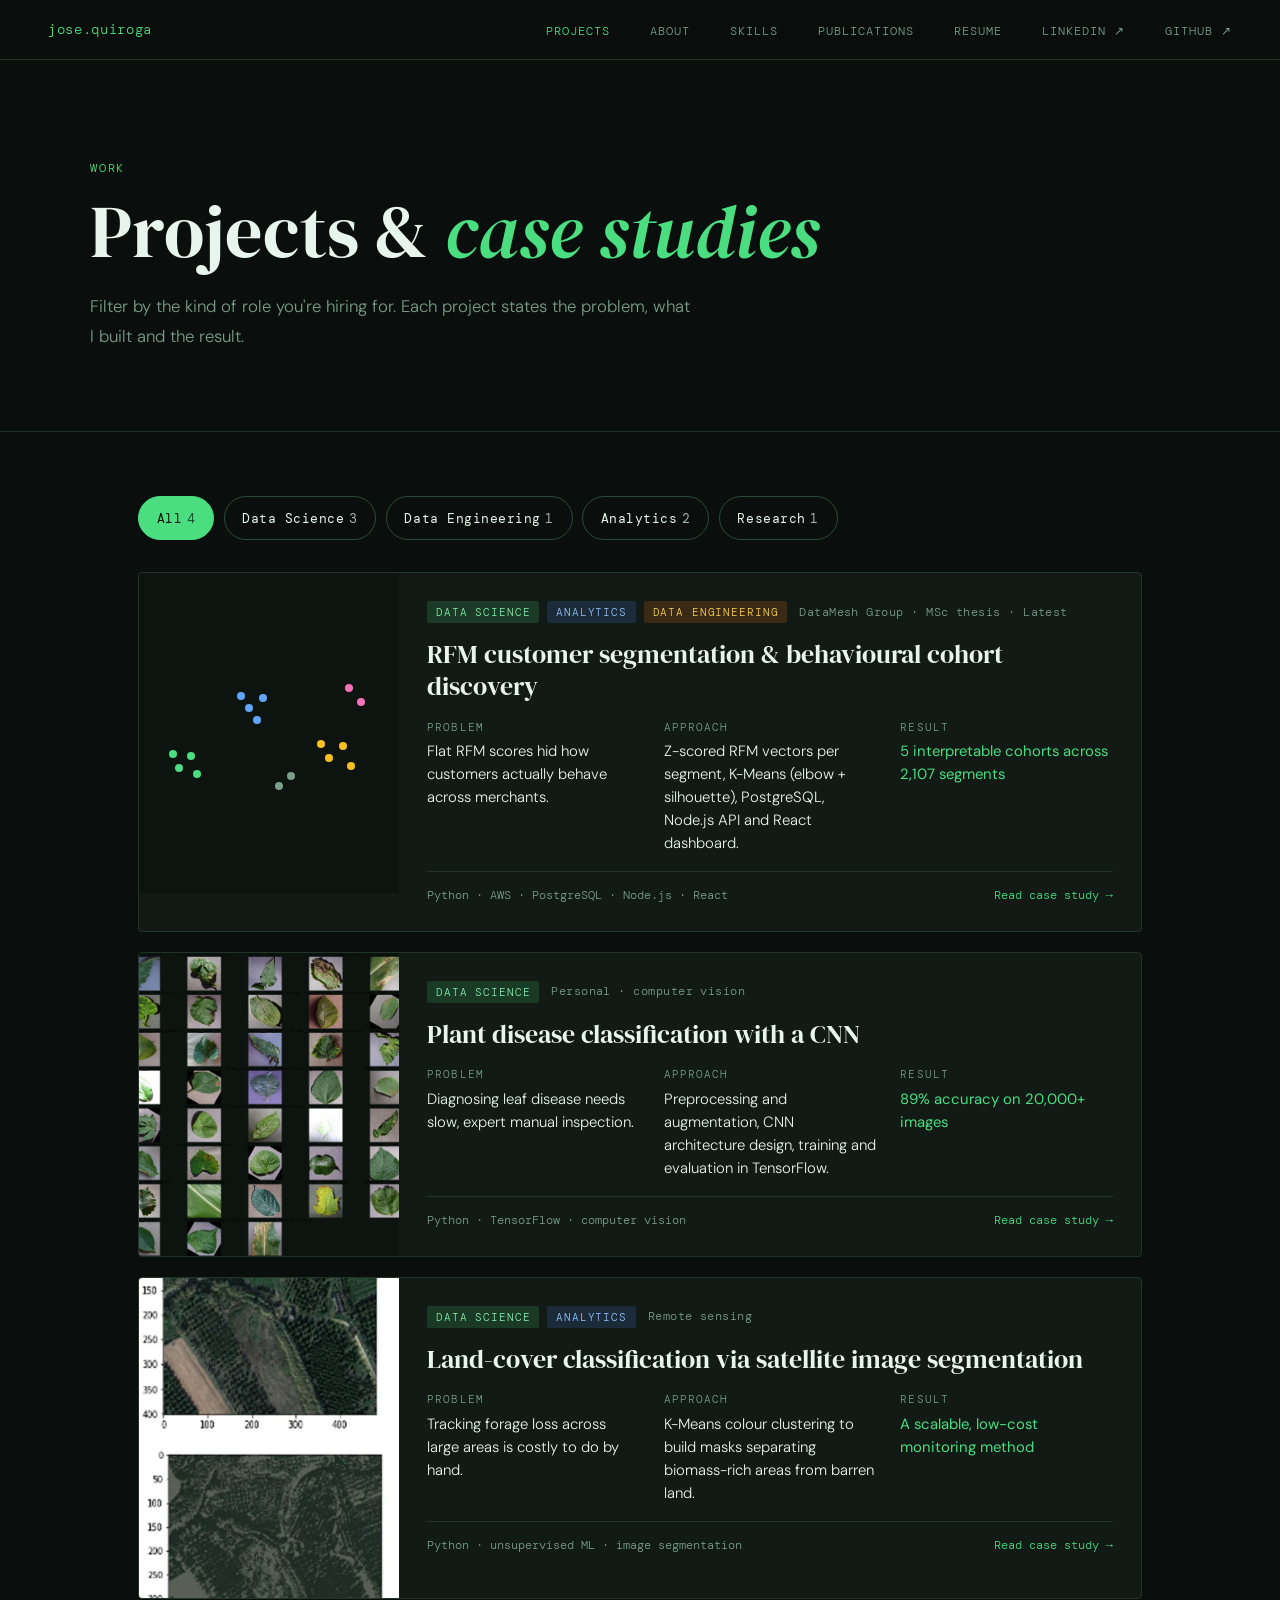
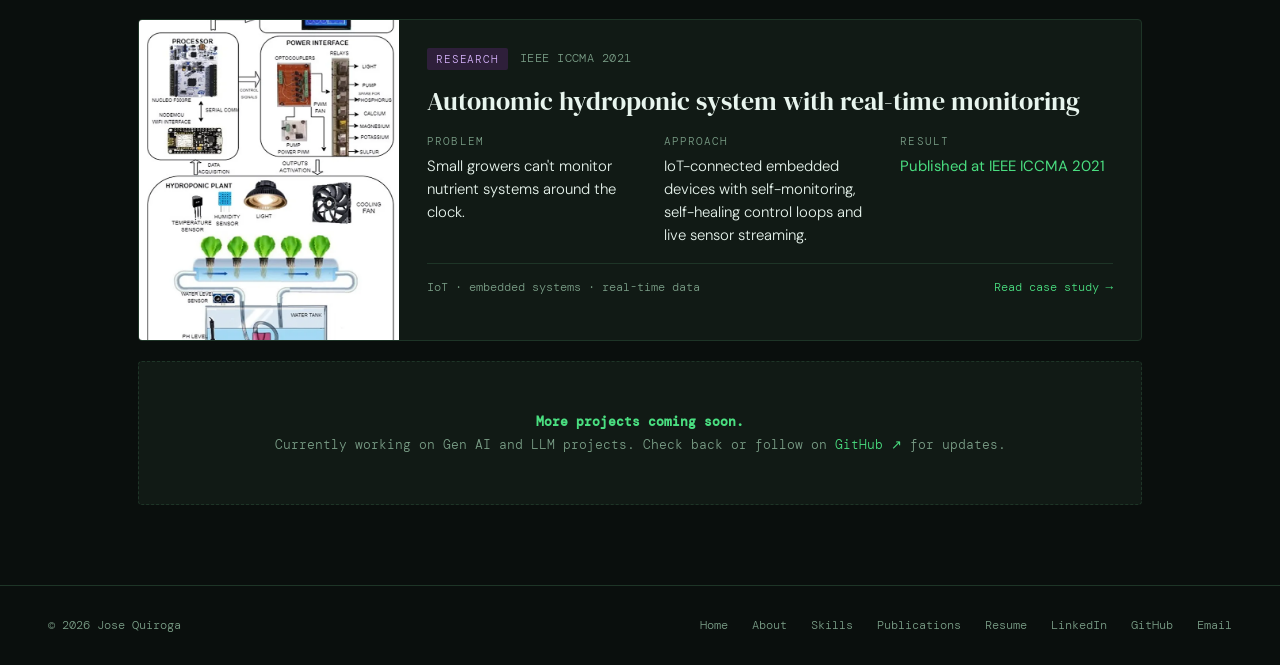
<file: projects.html>
<!DOCTYPE html>
<html lang="en">
<head>
  <meta charset="UTF-8" />
  <meta name="viewport" content="width=device-width, initial-scale=1.0" />
  <title>Projects — Jose Quiroga</title>
  <meta name="description" content="Data science, data engineering and analytics projects by Jose Quiroga — RFM customer segmentation, CNN image classification, satellite segmentation and IoT systems." />
  <link rel="canonical" href="https://josefquiroga.github.io/projects.html" />
  <meta name="theme-color" content="#0a0f0d" />
  <link rel="icon" href="favicon.svg" type="image/svg+xml" />
  <meta property="og:type" content="website" />
  <meta property="og:title" content="Projects — Jose Quiroga" />
  <meta property="og:description" content="Data science, data engineering and analytics projects by Jose Quiroga — RFM customer segmentation, CNN image classification, satellite segmentation and IoT systems." />
  <meta property="og:url" content="https://josefquiroga.github.io/projects.html" />
  <meta property="og:image" content="https://josefquiroga.github.io/images/og.png" />
  <meta name="twitter:card" content="summary_large_image" />
  <link rel="preconnect" href="https://fonts.googleapis.com" />
  <link rel="preconnect" href="https://fonts.gstatic.com" crossorigin />
  <link href="https://fonts.googleapis.com/css2?family=DM+Serif+Display:ital@0;1&family=DM+Mono:wght@300;400;500&family=DM+Sans:wght@300;400;500&display=swap" rel="stylesheet" />
  <link rel="stylesheet" href="css/site.css" />
  <style>

    /* HERO */
    .page-hero { padding: 10rem 3rem 5rem; border-bottom: 1px solid var(--border); position: relative; overflow: hidden; }
    .page-hero > * { max-width: 1100px; margin-left: auto; margin-right: auto; position: relative; }
    .page-tag { font-family: var(--mono); font-size: 0.75rem; color: var(--accent); letter-spacing: 0.15em; text-transform: uppercase; margin-bottom: 1rem; opacity:0; animation: fadeUp 0.7s 0.2s forwards; }
    .page-title { font-family: var(--serif); font-weight: 400; font-size: clamp(2.8rem,6vw,4.6rem); line-height: 1.08; color: var(--text); opacity:0; animation: fadeUp 0.7s 0.4s forwards; }
    .page-title em { color: var(--accent); }
    .page-sub { margin-top: 1.2rem; color: var(--muted); line-height: 1.8; font-size: 1.05rem; opacity:0; animation: fadeUp 0.7s 0.6s forwards; }
    .page-sub span { display: block; max-width: 600px; }

    /* MAIN */
    main { max-width: 1100px; margin: 0 auto; padding: 4rem 3rem 5rem; }

    /* FILTERS */
    .filters { display: flex; flex-wrap: wrap; gap: 0.6rem; margin-bottom: 2rem; }
    .filters[hidden] { display: none; }
    .filter { min-height: 44px; padding: 0 1.1rem; border-radius: 999px; border: 1px solid #2b4a37; background: transparent; color: var(--text); font-family: var(--mono); font-size: 0.8rem; letter-spacing: 0.04em; cursor: pointer; transition: background 0.2s, border-color 0.2s, color 0.2s; }
    .filter:hover { border-color: var(--accent); }
    .filter[aria-pressed="true"] { background: var(--accent); border-color: var(--accent); color: var(--bg); }
    .filter .count { opacity: 0.7; margin-left: 0.3rem; }

    /* PROJECT CARDS */
    .projects-list { display: flex; flex-direction: column; gap: 1.25rem; }
    .project-card { display: flex; flex-wrap: wrap; background: var(--surface); border: 1px solid var(--border); border-radius: 4px; overflow: hidden; color: var(--text); text-decoration: none; transition: border-color 0.25s; }
    .project-card[hidden] { display: none; }
    .project-card:hover { border-color: rgba(74,222,128,0.35); }
    .project-thumb { flex: 1 1 260px; min-height: 200px; max-height: 320px; background: #0d1410; display: flex; align-items: center; justify-content: center; overflow: hidden; }
    .project-thumb img { width: 100%; height: 100%; object-fit: cover; }
    .project-body { flex: 999 1 520px; min-width: 0; padding: 1.75rem; display: flex; flex-direction: column; gap: 1rem; }
    .project-meta { display: flex; flex-wrap: wrap; align-items: center; gap: 0.5rem 0.75rem; }
    .project-context { font-family: var(--mono); font-size: 0.72rem; color: var(--muted); letter-spacing: 0.04em; }
    .project-title { font-family: var(--serif); font-weight: 400; font-size: 1.65rem; line-height: 1.2; }
    .par { display: grid; grid-template-columns: repeat(3, minmax(0, 1fr)); gap: 1rem 1.5rem; font-size: 0.93rem; line-height: 1.55; }
    .par dt { font-family: var(--mono); font-size: 0.68rem; letter-spacing: 0.1em; text-transform: uppercase; color: var(--muted); margin-bottom: 0.3rem; }
    .par dd { color: var(--text); }
    .par .result dd { color: var(--accent); font-weight: 400; }
    .project-foot { display: flex; flex-wrap: wrap; justify-content: space-between; align-items: center; gap: 0.75rem; padding-top: 0.9rem; border-top: 1px solid var(--border); font-family: var(--mono); font-size: 0.78rem; }
    .project-foot span:first-child { color: var(--muted); }
    .project-foot span:last-child { color: var(--accent); }

    /* MORE COMING */
    .coming-card {
      background: var(--surface); border: 1px dashed var(--border);
      border-radius: 4px; padding: 3rem; text-align: center; margin-top: 1.25rem;
    }
    .coming-card p { font-family: var(--mono); font-size: 0.8rem; color: var(--muted); line-height: 1.8; }
    .coming-card strong { color: var(--accent); }

    @media (max-width: 768px) {
      .page-hero { padding: 8rem 1.5rem 3rem; }
      main { padding: 2.5rem 1.5rem 3rem; }
      .par { grid-template-columns: 1fr; }
      .project-body { padding: 1.4rem; }
      .coming-card { padding: 2rem 1.5rem; }
    }
  </style>
</head>
<body>
  <a href="#main" class="skip-link">Skip to content</a>
  <nav>
    <a href="index.html" class="nav-logo">jose.quiroga</a>
    <button class="nav-toggle" aria-label="Menu" aria-expanded="false" aria-controls="nav-links"><span></span><span></span><span></span></button>
    <ul class="nav-links" id="nav-links">
      <li><a href="projects.html" class="active">Projects</a></li>
      <li><a href="about.html">About</a></li>
      <li><a href="skills.html">Skills</a></li>
      <li><a href="publications.html">Publications</a></li>
      <li><a href="resume.html">Resume</a></li>
      <li><a href="https://www.linkedin.com/in/josefquiroga/" target="_blank" rel="noopener">LinkedIn ↗</a></li>
      <li><a href="https://github.com/josefquiroga" target="_blank" rel="noopener">GitHub ↗</a></li>
    </ul>
  </nav>
  <div class="page-hero" id="main">
    <div class="hero-grid"></div>
    <p class="page-tag">Work</p>
    <h1 class="page-title">Projects &amp; <em>case studies</em></h1>
    <p class="page-sub"><span>Filter by the kind of role you're hiring for. Each project states the problem, what I built and the result.</span></p>
  </div>
  <main>
    <div class="filters" role="group" aria-label="Filter projects by discipline" hidden>
      <button type="button" class="filter" data-filter="all" aria-pressed="true">All<span class="count"></span></button>
      <button type="button" class="filter" data-filter="ds" aria-pressed="false">Data Science<span class="count"></span></button>
      <button type="button" class="filter" data-filter="de" aria-pressed="false">Data Engineering<span class="count"></span></button>
      <button type="button" class="filter" data-filter="da" aria-pressed="false">Analytics<span class="count"></span></button>
      <button type="button" class="filter" data-filter="rs" aria-pressed="false">Research<span class="count"></span></button>
    </div>

    <div class="projects-list">
      <!-- RFM segmentation -->
      <a href="projects/rfm-segmentation.html" class="project-card reveal" data-roles="ds da de">
        <div class="project-thumb">
          <svg width="260" height="150" viewBox="0 0 260 150" aria-hidden="true"><g fill="#4ade80"><circle cx="40" cy="110" r="4"/><circle cx="52" cy="98" r="4"/><circle cx="34" cy="96" r="4"/><circle cx="58" cy="116" r="4"/></g><g fill="#60a5fa"><circle cx="110" cy="50" r="4"/><circle cx="124" cy="40" r="4"/><circle cx="118" cy="62" r="4"/><circle cx="102" cy="38" r="4"/></g><g fill="#fbbf24"><circle cx="190" cy="100" r="4"/><circle cx="204" cy="88" r="4"/><circle cx="182" cy="86" r="4"/><circle cx="212" cy="108" r="4"/></g><g fill="#f472b6"><circle cx="210" cy="30" r="4"/><circle cx="222" cy="44" r="4"/></g><g fill="#7a9e87"><circle cx="140" cy="128" r="4"/><circle cx="152" cy="118" r="4"/></g></svg>
        </div>
        <div class="project-body">
          <div class="project-meta">
            <div class="role-tags"><span class="role-tag role-ds">Data Science</span><span class="role-tag role-da">Analytics</span><span class="role-tag role-de">Data Engineering</span></div>
            <span class="project-context">DataMesh Group · MSc thesis · Latest</span>
          </div>
          <h2 class="project-title">RFM customer segmentation &amp; behavioural cohort discovery</h2>
          <dl class="par">
            <div><dt>Problem</dt><dd>Flat RFM scores hid how customers actually behave across merchants.</dd></div>
            <div><dt>Approach</dt><dd>Z-scored RFM vectors per segment, K-Means (elbow + silhouette), PostgreSQL, Node.js API and React dashboard.</dd></div>
            <div class="result"><dt>Result</dt><dd>5 interpretable cohorts across 2,107 segments</dd></div>
          </dl>
          <p class="project-foot"><span>Python · AWS · PostgreSQL · Node.js · React</span><span>Read case study →</span></p>
        </div>
      </a>

      <!-- Plant disease -->
      <a href="projects/plant-disease.html" class="project-card reveal" data-roles="ds">
        <div class="project-thumb"><img src="images/pic01.webp" alt="" width="1600" height="1469" loading="lazy" decoding="async" /></div>
        <div class="project-body">
          <div class="project-meta">
            <div class="role-tags"><span class="role-tag role-ds">Data Science</span></div>
            <span class="project-context">Personal · computer vision</span>
          </div>
          <h2 class="project-title">Plant disease classification with a CNN</h2>
          <dl class="par">
            <div><dt>Problem</dt><dd>Diagnosing leaf disease needs slow, expert manual inspection.</dd></div>
            <div><dt>Approach</dt><dd>Preprocessing and augmentation, CNN architecture design, training and evaluation in TensorFlow.</dd></div>
            <div class="result"><dt>Result</dt><dd>89% accuracy on 20,000+ images</dd></div>
          </dl>
          <p class="project-foot"><span>Python · TensorFlow · computer vision</span><span>Read case study →</span></p>
        </div>
      </a>

      <!-- Satellite -->
      <a href="projects/satellite.html" class="project-card reveal" data-roles="ds da">
        <div class="project-thumb"><img src="images/pic07.webp" alt="" width="396" height="720" loading="lazy" decoding="async" /></div>
        <div class="project-body">
          <div class="project-meta">
            <div class="role-tags"><span class="role-tag role-ds">Data Science</span><span class="role-tag role-da">Analytics</span></div>
            <span class="project-context">Remote sensing</span>
          </div>
          <h2 class="project-title">Land-cover classification via satellite image segmentation</h2>
          <dl class="par">
            <div><dt>Problem</dt><dd>Tracking forage loss across large areas is costly to do by hand.</dd></div>
            <div><dt>Approach</dt><dd>K-Means colour clustering to build masks separating biomass-rich areas from barren land.</dd></div>
            <div class="result"><dt>Result</dt><dd>A scalable, low-cost monitoring method</dd></div>
          </dl>
          <p class="project-foot"><span>Python · unsupervised ML · image segmentation</span><span>Read case study →</span></p>
        </div>
      </a>

      <!-- Hydroponic -->
      <a href="projects/hydroponic.html" class="project-card reveal" data-roles="rs">
        <div class="project-thumb"><img src="images/pic02.webp" alt="" width="656" height="987" loading="lazy" decoding="async" /></div>
        <div class="project-body">
          <div class="project-meta">
            <div class="role-tags"><span class="role-tag role-rs">Research</span></div>
            <span class="project-context">IEEE ICCMA 2021</span>
          </div>
          <h2 class="project-title">Autonomic hydroponic system with real-time monitoring</h2>
          <dl class="par">
            <div><dt>Problem</dt><dd>Small growers can't monitor nutrient systems around the clock.</dd></div>
            <div><dt>Approach</dt><dd>IoT-connected embedded devices with self-monitoring, self-healing control loops and live sensor streaming.</dd></div>
            <div class="result"><dt>Result</dt><dd>Published at IEEE ICCMA 2021</dd></div>
          </dl>
          <p class="project-foot"><span>IoT · embedded systems · real-time data</span><span>Read case study →</span></p>
        </div>
      </a>
    </div>

    <div class="coming-card reveal">
      <p><strong>More projects coming soon.</strong><br />Currently working on Gen AI and LLM projects. Check back or follow on <a href="https://github.com/josefquiroga" target="_blank" rel="noopener" style="color:var(--accent); text-decoration:none;">GitHub ↗</a> for updates.</p>
    </div>
  </main>
  <footer>
    <p>© 2026 Jose Quiroga</p>
    <div class="footer-links">
      <a href="index.html">Home</a>
      <a href="about.html">About</a>
      <a href="skills.html">Skills</a>
      <a href="publications.html">Publications</a>
      <a href="resume.html">Resume</a>
      <a href="https://www.linkedin.com/in/josefquiroga/" target="_blank" rel="noopener">LinkedIn</a>
      <a href="https://github.com/josefquiroga" target="_blank" rel="noopener">GitHub</a>
      <a href="mailto:josef.quiroga@gmail.com">Email</a>
    </div>
  </footer>
  <script src="js/site.js" defer></script>
</body>
</html>
</file>
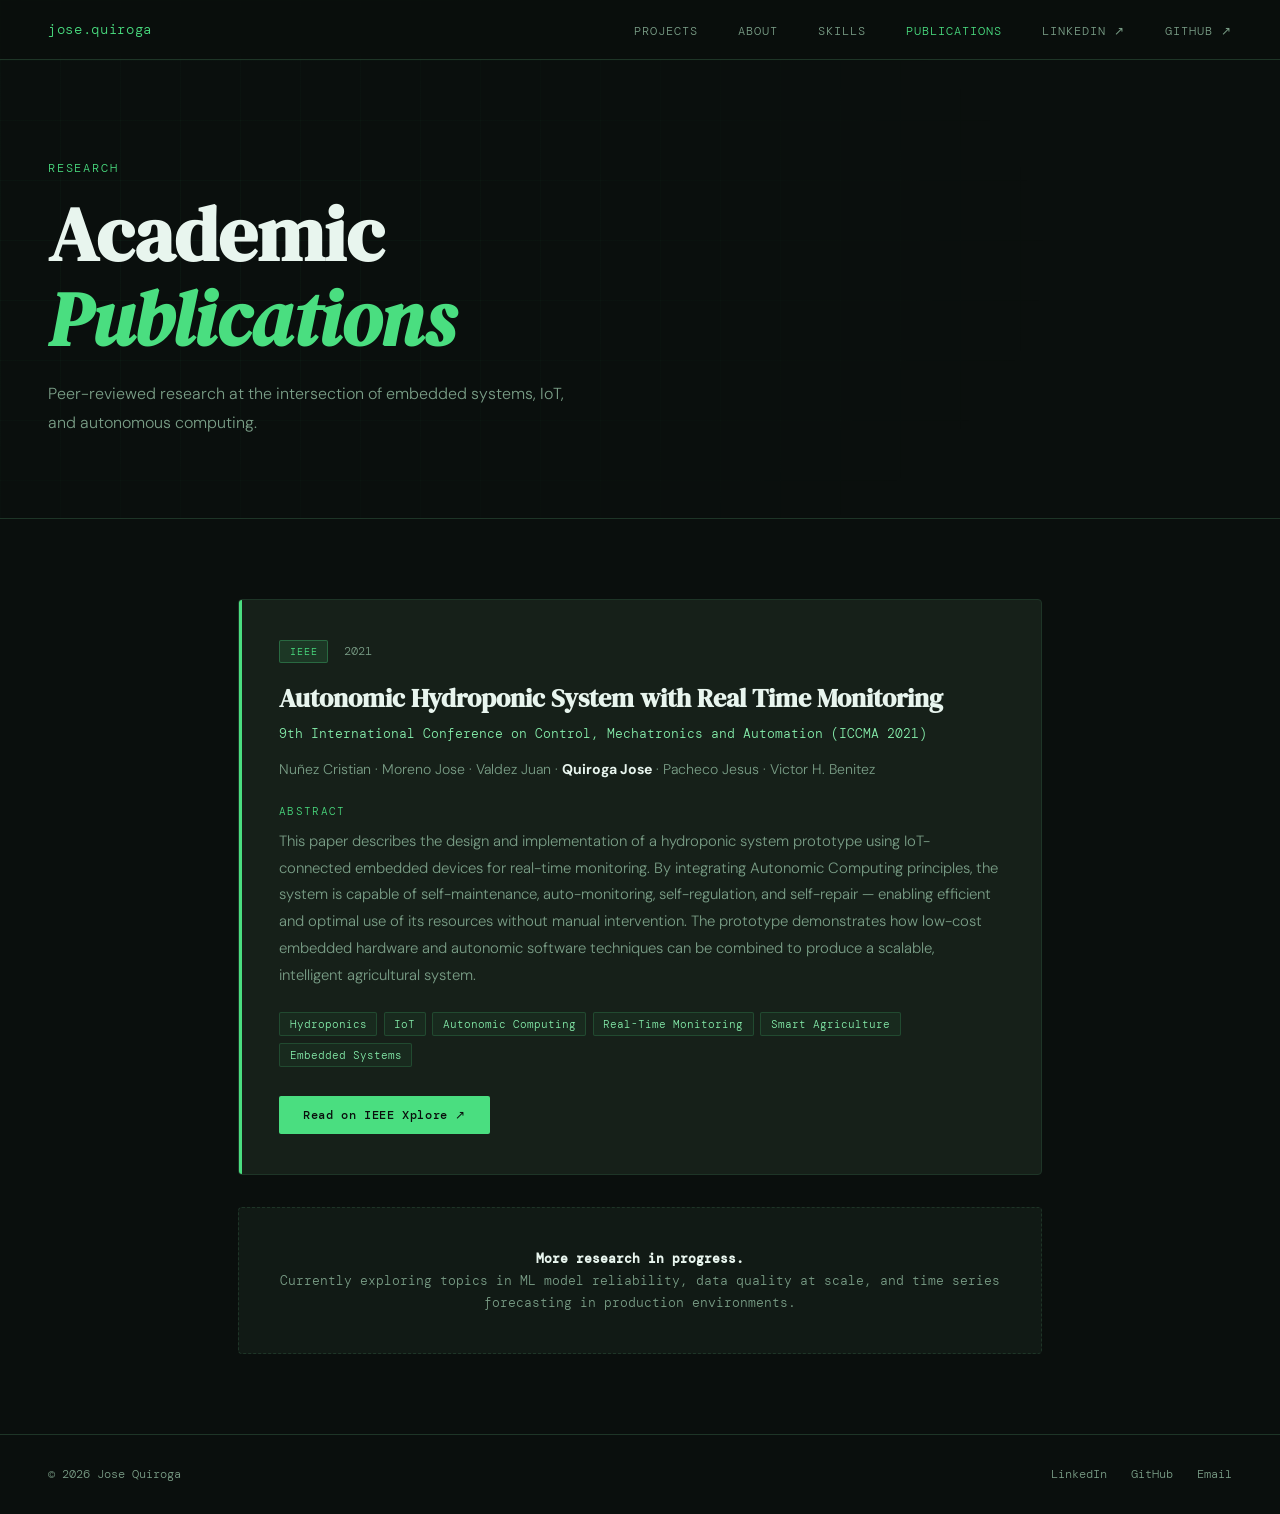
<file: publications.html>
<!DOCTYPE html>
<html lang="en">
<head>
  <meta charset="UTF-8" />
  <meta name="viewport" content="width=device-width, initial-scale=1.0" />
  <title>Publications — Jose Quiroga</title>
  <meta name="description" content="Academic publications by Jose Quiroga — Data Scientist and researcher." />
  <link rel="canonical" href="https://josefquiroga.github.io/publications.html" />
  <meta name="theme-color" content="#0a0f0d" />
  <link rel="icon" href="favicon.svg" type="image/svg+xml" />
  <meta property="og:type" content="website" />
  <meta property="og:title" content="Publications — Jose Quiroga" />
  <meta property="og:description" content="Academic publications by Jose Quiroga — Data Scientist and researcher." />
  <meta property="og:url" content="https://josefquiroga.github.io/publications.html" />
  <meta property="og:image" content="https://josefquiroga.github.io/images/og.png" />
  <meta name="twitter:card" content="summary_large_image" />
  <link rel="preconnect" href="https://fonts.googleapis.com" />
  <link rel="preconnect" href="https://fonts.gstatic.com" crossorigin />
  <link href="https://fonts.googleapis.com/css2?family=DM+Serif+Display:ital@0;1&family=DM+Mono:wght@300;400;500&family=DM+Sans:wght@300;400;500&display=swap" rel="stylesheet" />
  <link rel="stylesheet" href="css/site.css" />
  <style>

    .page-hero { padding: 10rem 3rem 5rem; border-bottom: 1px solid var(--border); position: relative; overflow: hidden; }
    .page-tag { font-family: var(--mono); font-size: 0.75rem; color: var(--accent); letter-spacing: 0.15em; text-transform: uppercase; margin-bottom: 1rem; opacity:0; animation: fadeUp 0.7s 0.2s forwards; }
    .page-title { font-family: var(--serif); font-size: clamp(2.8rem,6vw,5rem); line-height: 1.1; color: var(--text); opacity:0; animation: fadeUp 0.7s 0.4s forwards; }
    .page-title em { font-style: italic; color: var(--accent); }
    .page-sub { margin-top: 1.2rem; color: var(--muted); max-width: 520px; line-height: 1.8; opacity:0; animation: fadeUp 0.7s 0.6s forwards; }

    main { max-width: 900px; margin: 0 auto; padding: 5rem 3rem; }

    /* Publication card */
    .pub-card {
      background: var(--card); border: 1px solid var(--border); border-radius: 4px;
      padding: 2.5rem; margin-bottom: 2rem;
      position: relative; overflow: hidden;
      transition: border-color 0.25s, transform 0.25s;
    }
    .pub-card::before { content: ''; position: absolute; top: 0; left: 0; width: 3px; height: 100%; background: var(--accent); }
    .pub-card:hover { border-color: rgba(74,222,128,0.3); transform: translateX(4px); }

    .pub-meta { display: flex; gap: 1rem; flex-wrap: wrap; margin-bottom: 1.2rem; align-items: center; }
    .pub-badge { font-family: var(--mono); font-size: 0.65rem; padding: 0.25rem 0.6rem; border-radius: 2px; letter-spacing: 0.1em; text-transform: uppercase; }
    .pub-badge.ieee { background: rgba(74,222,128,0.12); border: 1px solid rgba(74,222,128,0.3); color: var(--accent); }
    .pub-year { font-family: var(--mono); font-size: 0.75rem; color: var(--muted); }

    .pub-title { font-family: var(--serif); font-size: 1.6rem; color: var(--text); line-height: 1.3; margin-bottom: 0.6rem; }
    .pub-conference { font-family: var(--mono); font-size: 0.8rem; color: var(--accent2); margin-bottom: 1rem; }
    .pub-authors { font-size: 0.88rem; color: var(--muted); margin-bottom: 1.5rem; line-height: 1.6; }
    .pub-authors strong { color: var(--text); }

    .pub-abstract-label { font-family: var(--mono); font-size: 0.7rem; color: var(--accent); letter-spacing: 0.12em; text-transform: uppercase; margin-bottom: 0.6rem; }
    .pub-abstract { color: var(--muted); font-size: 0.93rem; line-height: 1.8; margin-bottom: 1.5rem; }

    .pub-keywords { display: flex; flex-wrap: wrap; gap: 0.4rem; margin-bottom: 1.8rem; }
    .keyword { font-family: var(--mono); font-size: 0.68rem; padding: 0.25rem 0.6rem; background: rgba(74,222,128,0.05); border: 1px solid rgba(74,222,128,0.18); border-radius: 2px; color: var(--accent2); }

    .pub-actions { display: flex; gap: 0.8rem; flex-wrap: wrap; }
    .btn { display: inline-block; padding: 0.7rem 1.5rem; font-family: var(--mono); font-size: 0.78rem; letter-spacing: 0.05em; text-decoration: none; border-radius: 2px; transition: all 0.2s; }
    .btn-primary { background: var(--accent); color: var(--bg); font-weight: 500; }
    .btn-primary:hover { background: var(--accent2); transform: translateY(-1px); }
    .btn-outline { border: 1px solid var(--border); color: var(--muted); }
    .btn-outline:hover { border-color: var(--accent); color: var(--accent); }

    /* More coming */
    .coming-soon { background: var(--surface); border: 1px dashed var(--border); border-radius: 4px; padding: 2.5rem; text-align: center; margin-top: 2rem; }
    .coming-soon p { font-family: var(--mono); font-size: 0.8rem; color: var(--muted); line-height: 1.7; }
    .coming-soon strong { color: var(--text); }

    @keyframes fadeUp { from { opacity:0; transform: translateY(18px); } to { opacity:1; transform: none; } }

    @media (max-width: 768px) {
      .page-hero { padding: 8rem 1.5rem 3rem; }
      main { padding: 3rem 1.5rem; }
    }
  </style>
</head>
<body>

  <a href="#main" class="skip-link">Skip to content</a>

  <nav>
    <a href="index.html" class="nav-logo">jose.quiroga</a>
    <button class="nav-toggle" aria-label="Menu" aria-expanded="false" aria-controls="nav-links"><span></span><span></span><span></span></button>
    <ul class="nav-links" id="nav-links">
      <li><a href="index.html">Projects</a></li>
      <li><a href="about.html">About</a></li>
      <li><a href="skills.html">Skills</a></li>
      <li><a href="publications.html" class="active">Publications</a></li>
      <li><a href="https://www.linkedin.com/in/josefquiroga/" target="_blank" rel="noopener">LinkedIn ↗</a></li>
      <li><a href="https://github.com/josefquiroga" target="_blank" rel="noopener">GitHub ↗</a></li>
    </ul>
  </nav>

  <div class="page-hero" id="main">
    <div class="hero-grid"></div>
    <p class="page-tag">Research</p>
    <h1 class="page-title">Academic<br /><em>Publications</em></h1>
    <p class="page-sub">Peer-reviewed research at the intersection of embedded systems, IoT, and autonomous computing.</p>
  </div>

  <main>

    <div class="pub-card reveal">
      <div class="pub-meta">
        <span class="pub-badge ieee">IEEE</span>
        <span class="pub-year">2021</span>
      </div>
      <h2 class="pub-title">Autonomic Hydroponic System with Real Time Monitoring</h2>
      <p class="pub-conference">9th International Conference on Control, Mechatronics and Automation (ICCMA 2021)</p>
      <p class="pub-authors">
        Nuñez Cristian · Moreno Jose · Valdez Juan · <strong>Quiroga Jose</strong> · Pacheco Jesus · Victor H. Benitez
      </p>
      <p class="pub-abstract-label">Abstract</p>
      <p class="pub-abstract">
        This paper describes the design and implementation of a hydroponic system prototype using IoT-connected embedded devices for real-time monitoring. By integrating Autonomic Computing principles, the system is capable of self-maintenance, auto-monitoring, self-regulation, and self-repair — enabling efficient and optimal use of its resources without manual intervention. The prototype demonstrates how low-cost embedded hardware and autonomic software techniques can be combined to produce a scalable, intelligent agricultural system.
      </p>
      <div class="pub-keywords">
        <span class="keyword">Hydroponics</span>
        <span class="keyword">IoT</span>
        <span class="keyword">Autonomic Computing</span>
        <span class="keyword">Real-Time Monitoring</span>
        <span class="keyword">Smart Agriculture</span>
        <span class="keyword">Embedded Systems</span>
      </div>
      <div class="pub-actions">
        <a href="https://ieeexplore.ieee.org/document/9646221" class="btn btn-primary" target="_blank" rel="noopener">Read on IEEE Xplore ↗</a>
      </div>
    </div>

    <div class="coming-soon reveal">
      <p><strong>More research in progress.</strong><br />Currently exploring topics in ML model reliability, data quality at scale, and time series forecasting in production environments.</p>
    </div>

  </main>

  <footer>
    <p>© 2026 Jose Quiroga</p>
    <div class="footer-links">
      <a href="https://www.linkedin.com/in/josefquiroga/" target="_blank" rel="noopener">LinkedIn</a>
      <a href="https://github.com/josefquiroga" target="_blank" rel="noopener">GitHub</a>
      <a href="mailto:josef.quiroga@gmail.com">Email</a>
    </div>
  </footer>

  <script src="js/site.js" defer></script>
</body>
</html>
</file>
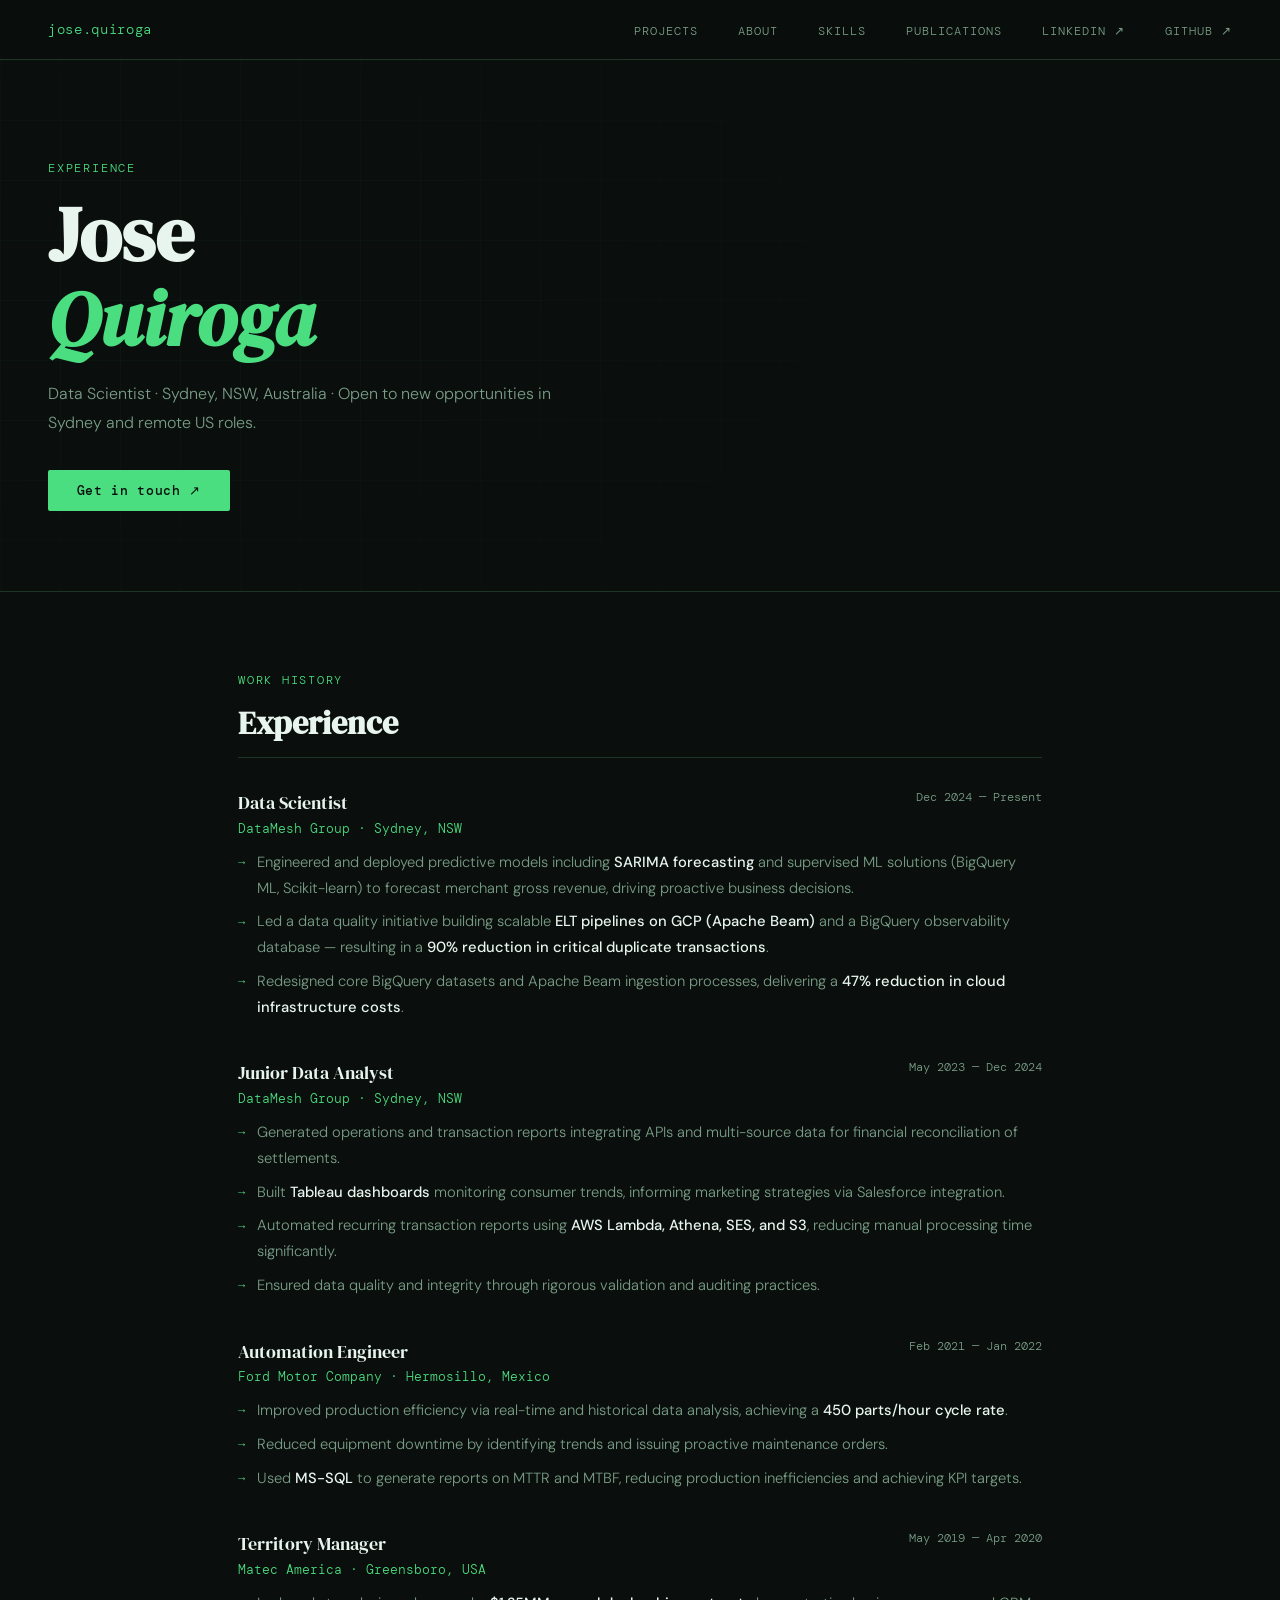
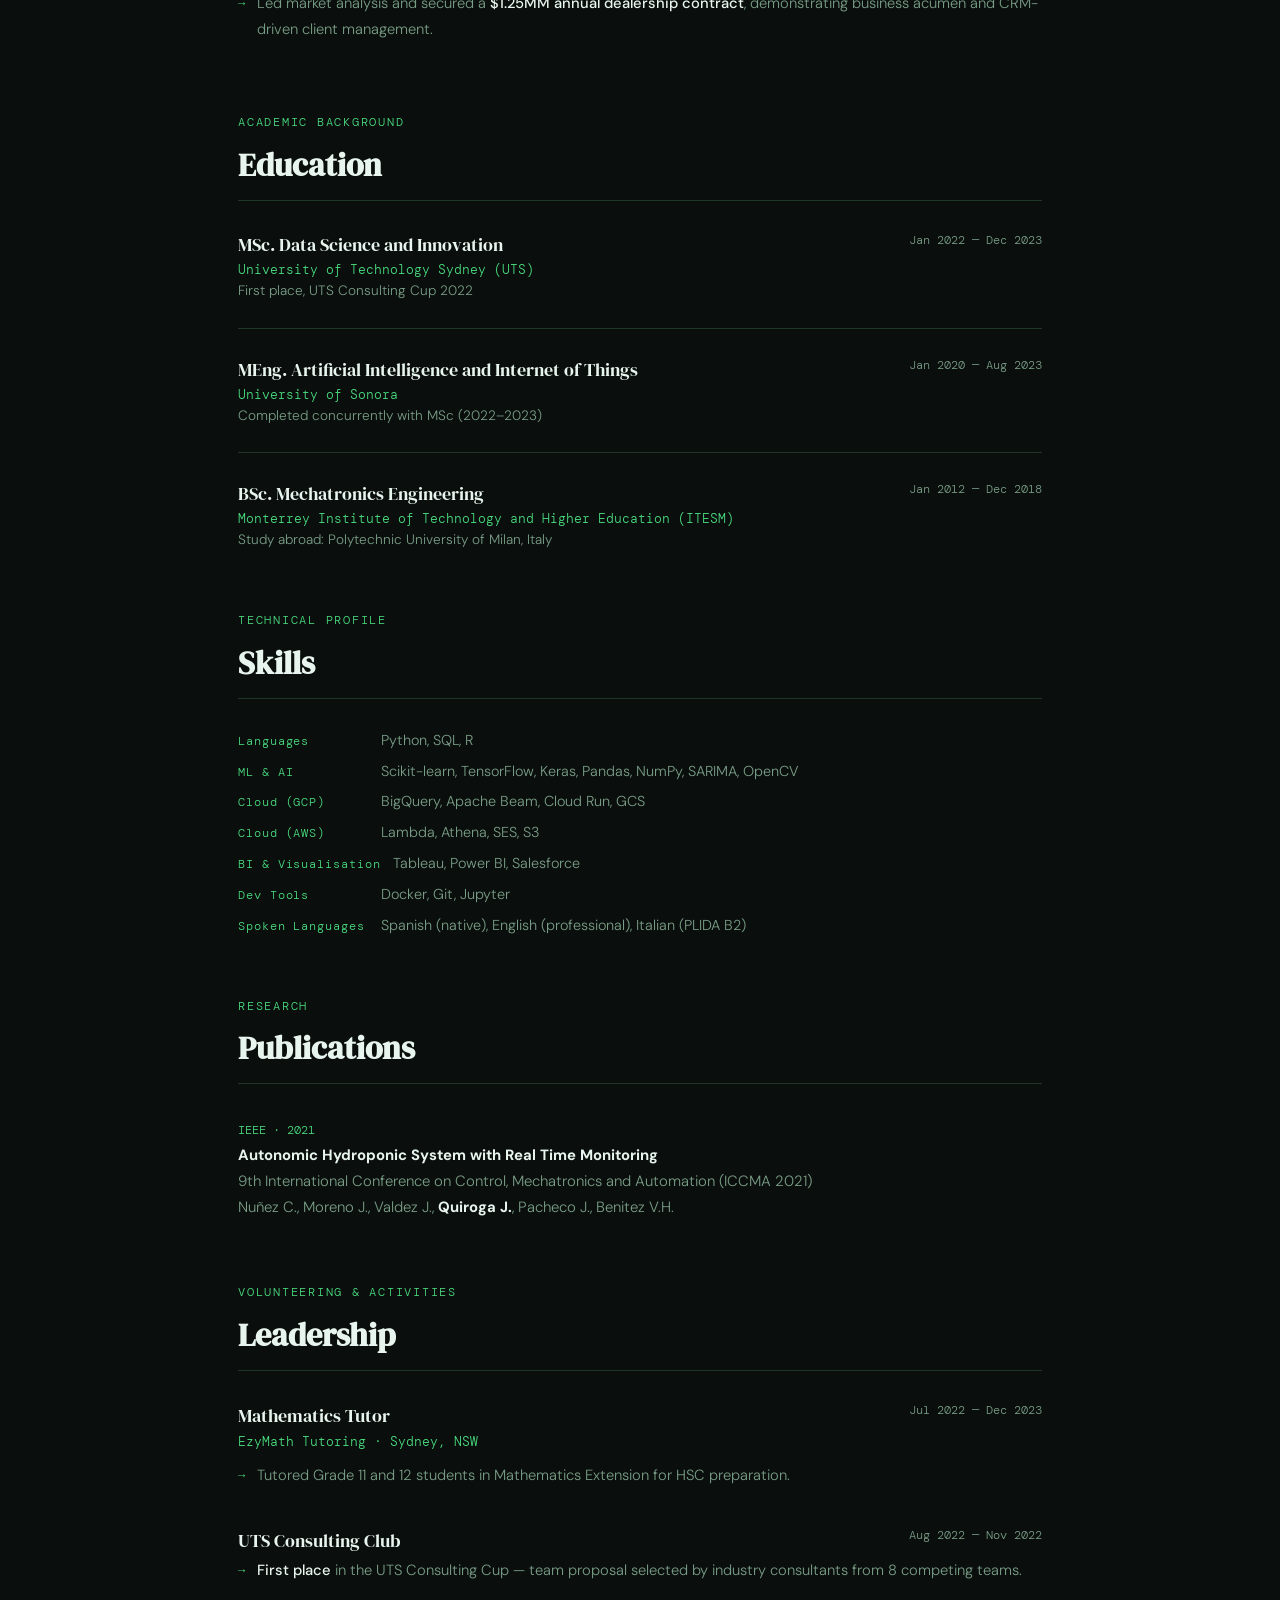
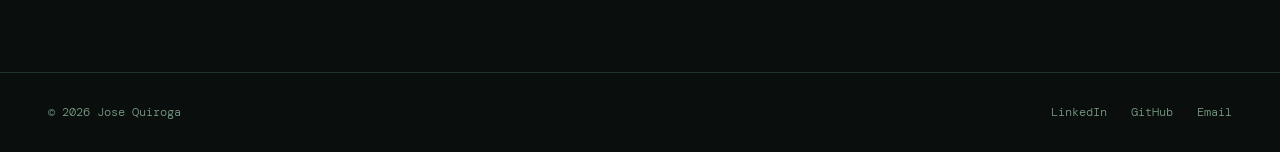
<file: resume.html>
<!DOCTYPE html>
<html lang="en">
<head>
  <meta charset="UTF-8" />
  <meta name="viewport" content="width=device-width, initial-scale=1.0" />
  <title>Resume — Jose Quiroga</title>
  <meta name="description" content="Resume of Jose Quiroga — Data Scientist based in Sydney, Australia." />
  <link rel="canonical" href="https://josefquiroga.github.io/resume.html" />
  <meta name="theme-color" content="#0a0f0d" />
  <link rel="icon" href="favicon.svg" type="image/svg+xml" />
  <meta property="og:type" content="website" />
  <meta property="og:title" content="Resume — Jose Quiroga" />
  <meta property="og:description" content="Resume of Jose Quiroga — Data Scientist based in Sydney, Australia." />
  <meta property="og:url" content="https://josefquiroga.github.io/resume.html" />
  <meta property="og:image" content="https://josefquiroga.github.io/images/og.png" />
  <meta name="twitter:card" content="summary_large_image" />
  <link rel="preconnect" href="https://fonts.googleapis.com" />
  <link rel="preconnect" href="https://fonts.gstatic.com" crossorigin />
  <link href="https://fonts.googleapis.com/css2?family=DM+Serif+Display:ital@0;1&family=DM+Mono:wght@300;400;500&family=DM+Sans:wght@300;400;500&display=swap" rel="stylesheet" />
  <link rel="stylesheet" href="css/site.css" />
  <style>

    .page-hero { padding: 10rem 3rem 5rem; border-bottom: 1px solid var(--border); position: relative; overflow: hidden; }
    .page-tag { font-family: var(--mono); font-size: 0.75rem; color: var(--accent); letter-spacing: 0.15em; text-transform: uppercase; margin-bottom: 1rem; opacity:0; animation: fadeUp 0.7s 0.2s forwards; }
    .page-title { font-family: var(--serif); font-size: clamp(2.8rem,6vw,5rem); line-height: 1.1; color: var(--text); opacity:0; animation: fadeUp 0.7s 0.4s forwards; }
    .page-title em { font-style: italic; color: var(--accent); }
    .page-sub { margin-top: 1.2rem; color: var(--muted); max-width: 520px; line-height: 1.8; opacity:0; animation: fadeUp 0.7s 0.6s forwards; }
    .hero-cta { margin-top: 2rem; opacity:0; animation: fadeUp 0.7s 0.8s forwards; }

    main { max-width: 900px; margin: 0 auto; padding: 5rem 3rem; display: flex; flex-direction: column; gap: 4rem; }

    .section-label { font-family: var(--mono); font-size: 0.73rem; color: var(--accent); letter-spacing: 0.15em; text-transform: uppercase; margin-bottom: 0.8rem; }
    .section-title { font-family: var(--serif); font-size: clamp(1.4rem,2.5vw,2rem); color: var(--text); padding-bottom: 0.8rem; border-bottom: 1px solid var(--border); margin-bottom: 2rem; }

    /* Experience */
    .exp-item { margin-bottom: 2.5rem; }
    .exp-item:last-child { margin-bottom: 0; }
    .exp-header { display: flex; justify-content: space-between; align-items: flex-start; gap: 1rem; margin-bottom: 0.3rem; flex-wrap: wrap; }
    .exp-title { font-family: var(--serif); font-size: 1.15rem; color: var(--text); }
    .exp-date { font-family: var(--mono); font-size: 0.72rem; color: var(--muted); white-space: nowrap; }
    .exp-company { font-family: var(--mono); font-size: 0.8rem; color: var(--accent); margin-bottom: 0.8rem; }
    .exp-bullets { list-style: none; padding: 0; }
    .exp-bullets li { color: var(--muted); font-size: 0.92rem; line-height: 1.75; padding-left: 1.2rem; position: relative; margin-bottom: 0.5rem; }
    .exp-bullets li::before { content: '→'; position: absolute; left: 0; color: var(--accent); font-family: var(--mono); font-size: 0.75rem; top: 0.15rem; }
    .exp-bullets li strong { color: var(--text); font-weight: 500; }

    /* Education */
    .edu-item { display: grid; grid-template-columns: 1fr auto; gap: 1rem; margin-bottom: 1.8rem; padding-bottom: 1.8rem; border-bottom: 1px solid var(--border); }
    .edu-item:last-child { border-bottom: none; margin-bottom: 0; padding-bottom: 0; }
    .edu-degree { font-family: var(--serif); font-size: 1.1rem; color: var(--text); margin-bottom: 0.25rem; }
    .edu-school { font-family: var(--mono); font-size: 0.8rem; color: var(--accent); margin-bottom: 0.25rem; }
    .edu-note { font-size: 0.85rem; color: var(--muted); }
    .edu-date { font-family: var(--mono); font-size: 0.72rem; color: var(--muted); white-space: nowrap; text-align: right; }

    /* Skills inline */
    .skills-block { display: flex; flex-direction: column; gap: 0.8rem; }
    .skill-row { display: flex; gap: 0.8rem; align-items: baseline; flex-wrap: wrap; }
    .skill-label { font-family: var(--mono); font-size: 0.72rem; color: var(--accent); letter-spacing: 0.08em; min-width: 130px; }
    .skill-value { color: var(--muted); font-size: 0.9rem; }

    .btn { display: inline-block; padding: 0.75rem 1.8rem; font-family: var(--mono); font-size: 0.8rem; letter-spacing: 0.05em; text-decoration: none; border-radius: 2px; transition: all 0.2s; }
    .btn-primary { background: var(--accent); color: var(--bg); font-weight: 500; }
    .btn-primary:hover { background: var(--accent2); transform: translateY(-1px); }

    @keyframes fadeUp { from { opacity:0; transform: translateY(18px); } to { opacity:1; transform: none; } }

    @media (max-width: 768px) {
      .page-hero { padding: 8rem 1.5rem 3rem; }
      main { padding: 3rem 1.5rem; }
      .edu-item { grid-template-columns: 1fr; }
      .edu-date { text-align: left; }
    }
  </style>
</head>
<body>

  <a href="#main" class="skip-link">Skip to content</a>

  <nav>
    <a href="index.html" class="nav-logo">jose.quiroga</a>
    <button class="nav-toggle" aria-label="Menu" aria-expanded="false" aria-controls="nav-links"><span></span><span></span><span></span></button>
    <ul class="nav-links" id="nav-links">
      <li><a href="index.html">Projects</a></li>
      <li><a href="about.html">About</a></li>
      <li><a href="skills.html">Skills</a></li>
      <li><a href="publications.html">Publications</a></li>
      <li><a href="https://www.linkedin.com/in/josefquiroga/" target="_blank" rel="noopener">LinkedIn ↗</a></li>
      <li><a href="https://github.com/josefquiroga" target="_blank" rel="noopener">GitHub ↗</a></li>
    </ul>
  </nav>

  <div class="page-hero" id="main">
    <div class="hero-grid"></div>
    <p class="page-tag">Experience</p>
    <h1 class="page-title">Jose<br /><em>Quiroga</em></h1>
    <p class="page-sub">Data Scientist · Sydney, NSW, Australia · Open to new opportunities in Sydney and remote US roles.</p>
    <div class="hero-cta">
      <a href="mailto:josef.quiroga@gmail.com" class="btn btn-primary">Get in touch ↗</a>
    </div>
  </div>

  <main>

    <!-- EXPERIENCE -->
    <div class="reveal">
      <p class="section-label">Work history</p>
      <h2 class="section-title">Experience</h2>

      <div class="exp-item">
        <div class="exp-header">
          <span class="exp-title">Data Scientist</span>
          <span class="exp-date">Dec 2024 — Present</span>
        </div>
        <p class="exp-company">DataMesh Group · Sydney, NSW</p>
        <ul class="exp-bullets">
          <li>Engineered and deployed predictive models including <strong>SARIMA forecasting</strong> and supervised ML solutions (BigQuery ML, Scikit-learn) to forecast merchant gross revenue, driving proactive business decisions.</li>
          <li>Led a data quality initiative building scalable <strong>ELT pipelines on GCP (Apache Beam)</strong> and a BigQuery observability database — resulting in a <strong>90% reduction in critical duplicate transactions</strong>.</li>
          <li>Redesigned core BigQuery datasets and Apache Beam ingestion processes, delivering a <strong>47% reduction in cloud infrastructure costs</strong>.</li>
        </ul>
      </div>

      <div class="exp-item">
        <div class="exp-header">
          <span class="exp-title">Junior Data Analyst</span>
          <span class="exp-date">May 2023 — Dec 2024</span>
        </div>
        <p class="exp-company">DataMesh Group · Sydney, NSW</p>
        <ul class="exp-bullets">
          <li>Generated operations and transaction reports integrating APIs and multi-source data for financial reconciliation of settlements.</li>
          <li>Built <strong>Tableau dashboards</strong> monitoring consumer trends, informing marketing strategies via Salesforce integration.</li>
          <li>Automated recurring transaction reports using <strong>AWS Lambda, Athena, SES, and S3</strong>, reducing manual processing time significantly.</li>
          <li>Ensured data quality and integrity through rigorous validation and auditing practices.</li>
        </ul>
      </div>

      <div class="exp-item">
        <div class="exp-header">
          <span class="exp-title">Automation Engineer</span>
          <span class="exp-date">Feb 2021 — Jan 2022</span>
        </div>
        <p class="exp-company">Ford Motor Company · Hermosillo, Mexico</p>
        <ul class="exp-bullets">
          <li>Improved production efficiency via real-time and historical data analysis, achieving a <strong>450 parts/hour cycle rate</strong>.</li>
          <li>Reduced equipment downtime by identifying trends and issuing proactive maintenance orders.</li>
          <li>Used <strong>MS-SQL</strong> to generate reports on MTTR and MTBF, reducing production inefficiencies and achieving KPI targets.</li>
        </ul>
      </div>

      <div class="exp-item">
        <div class="exp-header">
          <span class="exp-title">Territory Manager</span>
          <span class="exp-date">May 2019 — Apr 2020</span>
        </div>
        <p class="exp-company">Matec America · Greensboro, USA</p>
        <ul class="exp-bullets">
          <li>Led market analysis and secured a <strong>$1.25MM annual dealership contract</strong>, demonstrating business acumen and CRM-driven client management.</li>
        </ul>
      </div>
    </div>

    <!-- EDUCATION -->
    <div class="reveal">
      <p class="section-label">Academic background</p>
      <h2 class="section-title">Education</h2>

      <div class="edu-item">
        <div>
          <p class="edu-degree">MSc. Data Science and Innovation</p>
          <p class="edu-school">University of Technology Sydney (UTS)</p>
          <p class="edu-note">First place, UTS Consulting Cup 2022</p>
        </div>
        <span class="edu-date">Jan 2022 — Dec 2023</span>
      </div>

      <div class="edu-item">
        <div>
          <p class="edu-degree">MEng. Artificial Intelligence and Internet of Things</p>
          <p class="edu-school">University of Sonora</p>
          <p class="edu-note">Completed concurrently with MSc (2022–2023)</p>
        </div>
        <span class="edu-date">Jan 2020 — Aug 2023</span>
      </div>

      <div class="edu-item">
        <div>
          <p class="edu-degree">BSc. Mechatronics Engineering</p>
          <p class="edu-school">Monterrey Institute of Technology and Higher Education (ITESM)</p>
          <p class="edu-note">Study abroad: Polytechnic University of Milan, Italy</p>
        </div>
        <span class="edu-date">Jan 2012 — Dec 2018</span>
      </div>
    </div>

    <!-- SKILLS -->
    <div class="reveal">
      <p class="section-label">Technical profile</p>
      <h2 class="section-title">Skills</h2>
      <div class="skills-block">
        <div class="skill-row">
          <span class="skill-label">Languages</span>
          <span class="skill-value">Python, SQL, R</span>
        </div>
        <div class="skill-row">
          <span class="skill-label">ML & AI</span>
          <span class="skill-value">Scikit-learn, TensorFlow, Keras, Pandas, NumPy, SARIMA, OpenCV</span>
        </div>
        <div class="skill-row">
          <span class="skill-label">Cloud (GCP)</span>
          <span class="skill-value">BigQuery, Apache Beam, Cloud Run, GCS</span>
        </div>
        <div class="skill-row">
          <span class="skill-label">Cloud (AWS)</span>
          <span class="skill-value">Lambda, Athena, SES, S3</span>
        </div>
        <div class="skill-row">
          <span class="skill-label">BI & Visualisation</span>
          <span class="skill-value">Tableau, Power BI, Salesforce</span>
        </div>
        <div class="skill-row">
          <span class="skill-label">Dev Tools</span>
          <span class="skill-value">Docker, Git, Jupyter</span>
        </div>
        <div class="skill-row">
          <span class="skill-label">Spoken Languages</span>
          <span class="skill-value">Spanish (native), English (professional), Italian (PLIDA B2)</span>
        </div>
      </div>
    </div>

    <!-- PUBLICATIONS -->
    <div class="reveal">
      <p class="section-label">Research</p>
      <h2 class="section-title">Publications</h2>
      <p style="color: var(--muted); font-size: 0.93rem; line-height: 1.75;">
        <span style="color: var(--accent); font-family: var(--mono); font-size: 0.75rem;">IEEE · 2021</span><br />
        <strong style="color: var(--text);">Autonomic Hydroponic System with Real Time Monitoring</strong><br />
        9th International Conference on Control, Mechatronics and Automation (ICCMA 2021)<br />
        Nuñez C., Moreno J., Valdez J., <strong style="color: var(--text);">Quiroga J.</strong>, Pacheco J., Benitez V.H.
      </p>
    </div>

    <!-- LEADERSHIP -->
    <div class="reveal">
      <p class="section-label">Volunteering & Activities</p>
      <h2 class="section-title">Leadership</h2>
      <div class="exp-item">
        <div class="exp-header">
          <span class="exp-title">Mathematics Tutor</span>
          <span class="exp-date">Jul 2022 — Dec 2023</span>
        </div>
        <p class="exp-company">EzyMath Tutoring · Sydney, NSW</p>
        <ul class="exp-bullets">
          <li>Tutored Grade 11 and 12 students in Mathematics Extension for HSC preparation.</li>
        </ul>
      </div>
      <div class="exp-item" style="margin-bottom:0;">
        <div class="exp-header">
          <span class="exp-title">UTS Consulting Club</span>
          <span class="exp-date">Aug 2022 — Nov 2022</span>
        </div>
        <ul class="exp-bullets">
          <li><strong>First place</strong> in the UTS Consulting Cup — team proposal selected by industry consultants from 8 competing teams.</li>
        </ul>
      </div>
    </div>

  </main>

  <footer>
    <p>© 2026 Jose Quiroga</p>
    <div class="footer-links">
      <a href="https://www.linkedin.com/in/josefquiroga/" target="_blank" rel="noopener">LinkedIn</a>
      <a href="https://github.com/josefquiroga" target="_blank" rel="noopener">GitHub</a>
      <a href="mailto:josef.quiroga@gmail.com">Email</a>
    </div>
  </footer>

  <script src="js/site.js" defer></script>
</body>
</html>
</file>
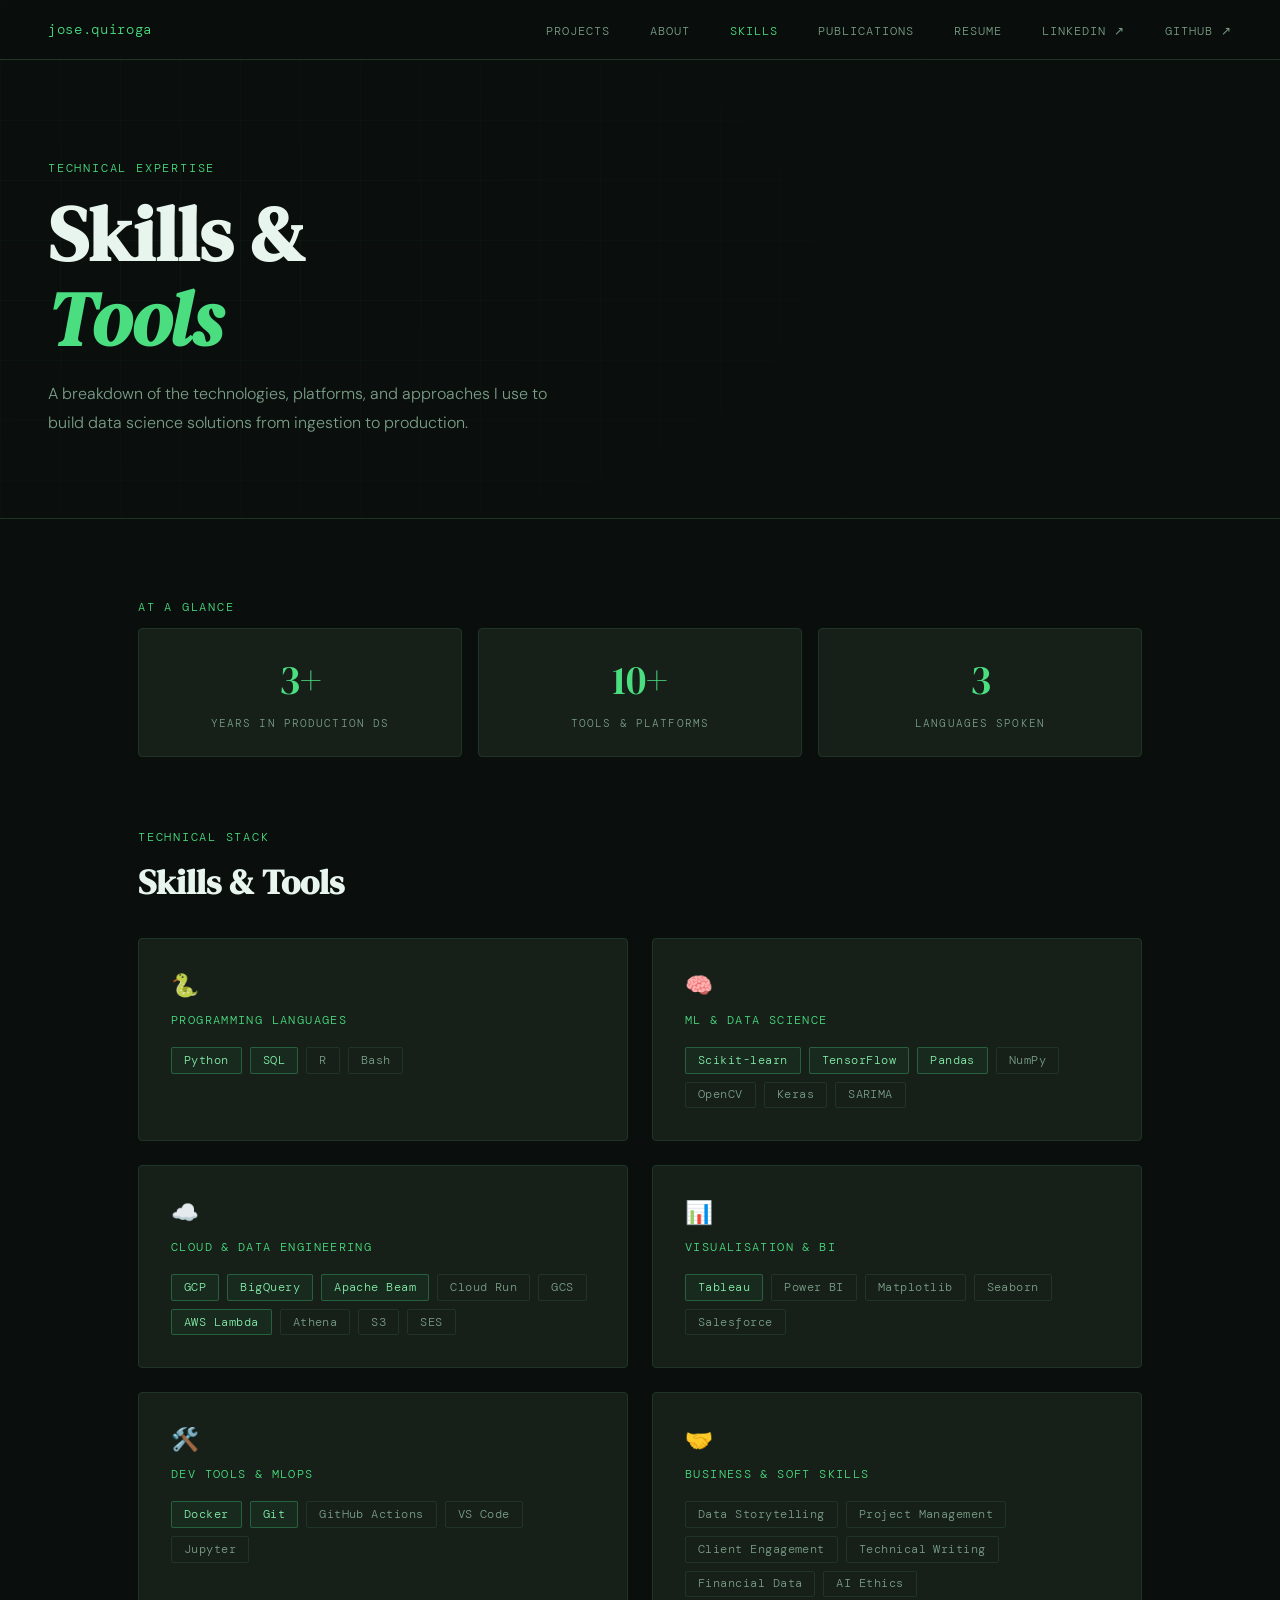
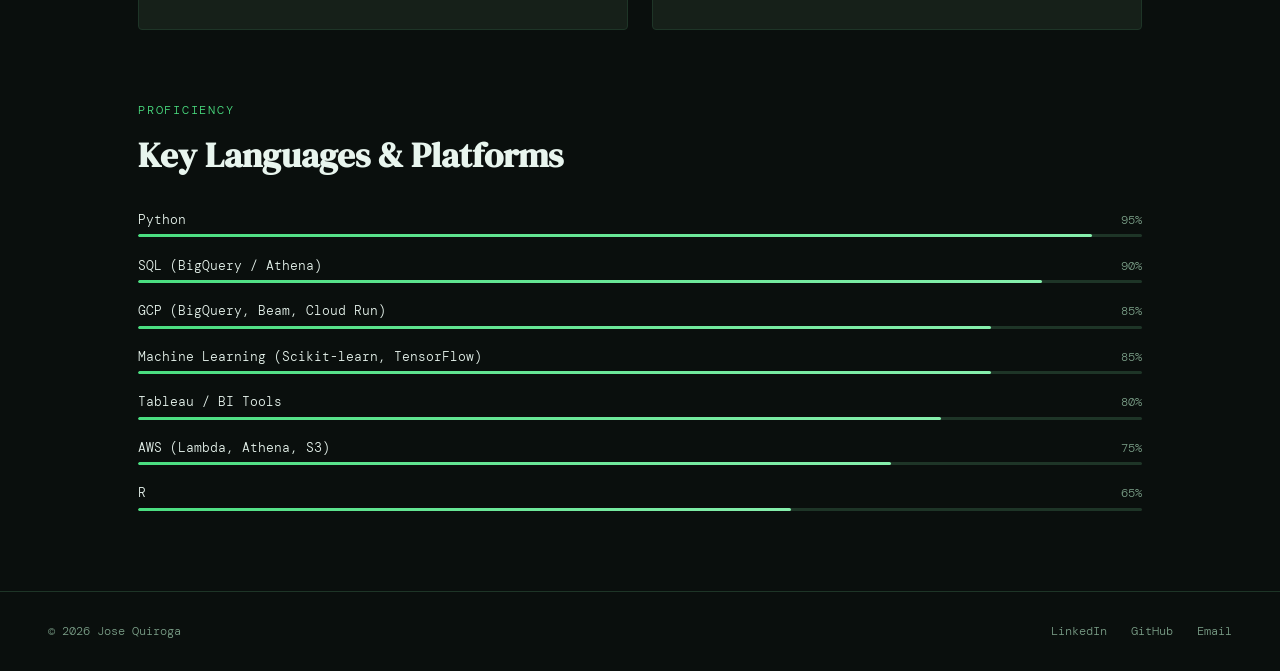
<file: skills.html>
<!DOCTYPE html>
<html lang="en">
<head>
  <meta charset="UTF-8" />
  <meta name="viewport" content="width=device-width, initial-scale=1.0" />
  <title>Skills & Tools — Jose Quiroga</title>
  <meta name="description" content="Technical skills and tools used by Jose Quiroga — Data Scientist in Sydney." />
  <link rel="canonical" href="https://josefquiroga.github.io/skills.html" />
  <meta name="theme-color" content="#0a0f0d" />
  <link rel="icon" href="favicon.svg" type="image/svg+xml" />
  <meta property="og:type" content="website" />
  <meta property="og:title" content="Skills & Tools — Jose Quiroga" />
  <meta property="og:description" content="Technical skills and tools used by Jose Quiroga — Data Scientist in Sydney." />
  <meta property="og:url" content="https://josefquiroga.github.io/skills.html" />
  <meta property="og:image" content="https://josefquiroga.github.io/images/og.png" />
  <meta name="twitter:card" content="summary_large_image" />
  <link rel="preconnect" href="https://fonts.googleapis.com" />
  <link rel="preconnect" href="https://fonts.gstatic.com" crossorigin />
  <link href="https://fonts.googleapis.com/css2?family=DM+Serif+Display:ital@0;1&family=DM+Mono:wght@300;400;500&family=DM+Sans:wght@300;400;500&display=swap" rel="stylesheet" />
  <link rel="stylesheet" href="css/site.css" />
  <style>

    .page-hero { padding: 10rem 3rem 5rem; border-bottom: 1px solid var(--border); position: relative; overflow: hidden; }
    .page-tag { font-family: var(--mono); font-size: 0.75rem; color: var(--accent); letter-spacing: 0.15em; text-transform: uppercase; margin-bottom: 1rem; opacity:0; animation: fadeUp 0.7s 0.2s forwards; }
    .page-title { font-family: var(--serif); font-size: clamp(2.8rem,6vw,5rem); line-height: 1.1; color: var(--text); opacity:0; animation: fadeUp 0.7s 0.4s forwards; }
    .page-title em { font-style: italic; color: var(--accent); }
    .page-sub { margin-top: 1.2rem; color: var(--muted); max-width: 520px; line-height: 1.8; opacity:0; animation: fadeUp 0.7s 0.6s forwards; }

    main { max-width: 1100px; margin: 0 auto; padding: 5rem 3rem; display: flex; flex-direction: column; gap: 4.5rem; }

    .section-label { font-family: var(--mono); font-size: 0.73rem; color: var(--accent); letter-spacing: 0.15em; text-transform: uppercase; margin-bottom: 0.8rem; }
    .section-title { font-family: var(--serif); font-size: clamp(1.6rem,3vw,2.2rem); color: var(--text); margin-bottom: 2rem; }

    /* Skill categories */
    .skills-categories { display: grid; grid-template-columns: repeat(2, 1fr); gap: 1.5rem; }
    .skill-category { background: var(--card); border: 1px solid var(--border); border-radius: 4px; padding: 2rem; transition: border-color 0.25s; }
    .skill-category:hover { border-color: rgba(74,222,128,0.3); }
    .category-icon { font-size: 1.4rem; margin-bottom: 0.8rem; }
    .category-name { font-family: var(--mono); font-size: 0.72rem; color: var(--accent); letter-spacing: 0.12em; text-transform: uppercase; margin-bottom: 1.2rem; }
    .tags { display: flex; flex-wrap: wrap; gap: 0.5rem; }
    .tag { font-family: var(--mono); font-size: 0.72rem; padding: 0.3rem 0.75rem; border: 1px solid var(--border); border-radius: 2px; color: var(--muted); letter-spacing: 0.04em; transition: all 0.2s; }
    .tag:hover { border-color: var(--accent); color: var(--accent); }
    .tag.highlight { border-color: rgba(74,222,128,0.3); color: var(--accent2); background: rgba(74,222,128,0.05); }

    /* Proficiency bars */
    .proficiency-list { display: flex; flex-direction: column; gap: 1.2rem; }
    .prof-item { display: flex; flex-direction: column; gap: 0.4rem; }
    .prof-header { display: flex; justify-content: space-between; align-items: baseline; }
    .prof-name { font-family: var(--mono); font-size: 0.82rem; color: var(--text); }
    .prof-pct { font-family: var(--mono); font-size: 0.72rem; color: var(--muted); }
    .prof-bar { height: 3px; background: var(--border); border-radius: 2px; overflow: hidden; }
    .prof-fill { height: 100%; background: linear-gradient(90deg, var(--accent), var(--accent2)); border-radius: 2px; width: 0; transition: width 1.2s cubic-bezier(0.4,0,0.2,1); }

    /* Experience timeline */
    .exp-grid { display: grid; grid-template-columns: repeat(3, 1fr); gap: 1rem; }
    .exp-card { background: var(--card); border: 1px solid var(--border); border-radius: 4px; padding: 1.5rem; text-align: center; }
    .exp-num { font-family: var(--serif); font-size: 2.5rem; color: var(--accent); display: block; margin-bottom: 0.3rem; }
    .exp-label { font-family: var(--mono); font-size: 0.7rem; color: var(--muted); letter-spacing: 0.1em; text-transform: uppercase; }

    @keyframes fadeUp { from { opacity:0; transform: translateY(18px); } to { opacity:1; transform: none; } }

    @media (max-width: 768px) {
      .page-hero { padding: 8rem 1.5rem 3rem; }
      main { padding: 3rem 1.5rem; }
      .skills-categories { grid-template-columns: 1fr; }
      .exp-grid { grid-template-columns: 1fr; }
    }
  </style>
</head>
<body>

  <a href="#main" class="skip-link">Skip to content</a>

  <nav>
    <a href="index.html" class="nav-logo">jose.quiroga</a>
    <button class="nav-toggle" aria-label="Menu" aria-expanded="false" aria-controls="nav-links"><span></span><span></span><span></span></button>
    <ul class="nav-links" id="nav-links">
      <li><a href="projects.html">Projects</a></li>
      <li><a href="about.html">About</a></li>
      <li><a href="skills.html" class="active">Skills</a></li>
      <li><a href="publications.html">Publications</a></li>
      <li><a href="resume.html">Resume</a></li>
      <li><a href="https://www.linkedin.com/in/josefquiroga/" target="_blank" rel="noopener">LinkedIn ↗</a></li>
      <li><a href="https://github.com/josefquiroga" target="_blank" rel="noopener">GitHub ↗</a></li>
    </ul>
  </nav>

  <div class="page-hero" id="main">
    <div class="hero-grid"></div>
    <p class="page-tag">Technical expertise</p>
    <h1 class="page-title">Skills &<br /><em>Tools</em></h1>
    <p class="page-sub">A breakdown of the technologies, platforms, and approaches I use to build data science solutions from ingestion to production.</p>
  </div>

  <main>

    <!-- QUICK STATS -->
    <div class="reveal">
      <p class="section-label">At a glance</p>
      <div class="exp-grid">
        <div class="exp-card">
          <span class="exp-num">3+</span>
          <span class="exp-label">Years in production DS</span>
        </div>
        <div class="exp-card">
          <span class="exp-num">10+</span>
          <span class="exp-label">Tools & platforms</span>
        </div>
        <div class="exp-card">
          <span class="exp-num">3</span>
          <span class="exp-label">Languages spoken</span>
        </div>
      </div>
    </div>

    <!-- SKILL CATEGORIES -->
    <div>
      <p class="section-label reveal">Technical stack</p>
      <h2 class="section-title reveal">Skills & Tools</h2>
      <div class="skills-categories">

        <div class="skill-category reveal">
          <div class="category-icon">🐍</div>
          <p class="category-name">Programming Languages</p>
          <div class="tags">
            <span class="tag highlight">Python</span>
            <span class="tag highlight">SQL</span>
            <span class="tag">R</span>
            <span class="tag">Bash</span>
          </div>
        </div>

        <div class="skill-category reveal">
          <div class="category-icon">🧠</div>
          <p class="category-name">ML & Data Science</p>
          <div class="tags">
            <span class="tag highlight">Scikit-learn</span>
            <span class="tag highlight">TensorFlow</span>
            <span class="tag highlight">Pandas</span>
            <span class="tag">NumPy</span>
            <span class="tag">OpenCV</span>
            <span class="tag">Keras</span>
            <span class="tag">SARIMA</span>
          </div>
        </div>

        <div class="skill-category reveal">
          <div class="category-icon">☁️</div>
          <p class="category-name">Cloud & Data Engineering</p>
          <div class="tags">
            <span class="tag highlight">GCP</span>
            <span class="tag highlight">BigQuery</span>
            <span class="tag highlight">Apache Beam</span>
            <span class="tag">Cloud Run</span>
            <span class="tag">GCS</span>
            <span class="tag highlight">AWS Lambda</span>
            <span class="tag">Athena</span>
            <span class="tag">S3</span>
            <span class="tag">SES</span>
          </div>
        </div>

        <div class="skill-category reveal">
          <div class="category-icon">📊</div>
          <p class="category-name">Visualisation & BI</p>
          <div class="tags">
            <span class="tag highlight">Tableau</span>
            <span class="tag">Power BI</span>
            <span class="tag">Matplotlib</span>
            <span class="tag">Seaborn</span>
            <span class="tag">Salesforce</span>
          </div>
        </div>

        <div class="skill-category reveal">
          <div class="category-icon">🛠️</div>
          <p class="category-name">Dev Tools & MLOps</p>
          <div class="tags">
            <span class="tag highlight">Docker</span>
            <span class="tag highlight">Git</span>
            <span class="tag">GitHub Actions</span>
            <span class="tag">VS Code</span>
            <span class="tag">Jupyter</span>
          </div>
        </div>

        <div class="skill-category reveal">
          <div class="category-icon">🤝</div>
          <p class="category-name">Business & Soft Skills</p>
          <div class="tags">
            <span class="tag">Data Storytelling</span>
            <span class="tag">Project Management</span>
            <span class="tag">Client Engagement</span>
            <span class="tag">Technical Writing</span>
            <span class="tag">Financial Data</span>
            <span class="tag">AI Ethics</span>
          </div>
        </div>

      </div>
    </div>

    <!-- PROFICIENCY -->
    <div>
      <p class="section-label reveal">Proficiency</p>
      <h2 class="section-title reveal">Key Languages & Platforms</h2>
      <div class="proficiency-list reveal" id="profList">
        <div class="prof-item">
          <div class="prof-header"><span class="prof-name">Python</span><span class="prof-pct">95%</span></div>
          <div class="prof-bar"><div class="prof-fill" data-width="95"></div></div>
        </div>
        <div class="prof-item">
          <div class="prof-header"><span class="prof-name">SQL (BigQuery / Athena)</span><span class="prof-pct">90%</span></div>
          <div class="prof-bar"><div class="prof-fill" data-width="90"></div></div>
        </div>
        <div class="prof-item">
          <div class="prof-header"><span class="prof-name">GCP (BigQuery, Beam, Cloud Run)</span><span class="prof-pct">85%</span></div>
          <div class="prof-bar"><div class="prof-fill" data-width="85"></div></div>
        </div>
        <div class="prof-item">
          <div class="prof-header"><span class="prof-name">Machine Learning (Scikit-learn, TensorFlow)</span><span class="prof-pct">85%</span></div>
          <div class="prof-bar"><div class="prof-fill" data-width="85"></div></div>
        </div>
        <div class="prof-item">
          <div class="prof-header"><span class="prof-name">Tableau / BI Tools</span><span class="prof-pct">80%</span></div>
          <div class="prof-bar"><div class="prof-fill" data-width="80"></div></div>
        </div>
        <div class="prof-item">
          <div class="prof-header"><span class="prof-name">AWS (Lambda, Athena, S3)</span><span class="prof-pct">75%</span></div>
          <div class="prof-bar"><div class="prof-fill" data-width="75"></div></div>
        </div>
        <div class="prof-item">
          <div class="prof-header"><span class="prof-name">R</span><span class="prof-pct">65%</span></div>
          <div class="prof-bar"><div class="prof-fill" data-width="65"></div></div>
        </div>
      </div>
    </div>

  </main>

  <footer>
    <p>© 2026 Jose Quiroga</p>
    <div class="footer-links">
      <a href="https://www.linkedin.com/in/josefquiroga/" target="_blank" rel="noopener">LinkedIn</a>
      <a href="https://github.com/josefquiroga" target="_blank" rel="noopener">GitHub</a>
      <a href="mailto:josef.quiroga@gmail.com">Email</a>
    </div>
  </footer>

  <script>
    const bars = document.querySelectorAll('.prof-fill');

    // Animate bars when proficiency section enters view
    const barObserver = new IntersectionObserver((entries) => {
      entries.forEach(e => {
        if (e.isIntersecting) {
          bars.forEach(bar => { bar.style.width = bar.dataset.width + '%'; });
          barObserver.disconnect();
        }
      });
    }, { threshold: 0.2 });
    const profList = document.getElementById('profList');
    if (profList) barObserver.observe(profList);
  </script>
  <script src="js/site.js" defer></script>
</body>
</html>
</file>
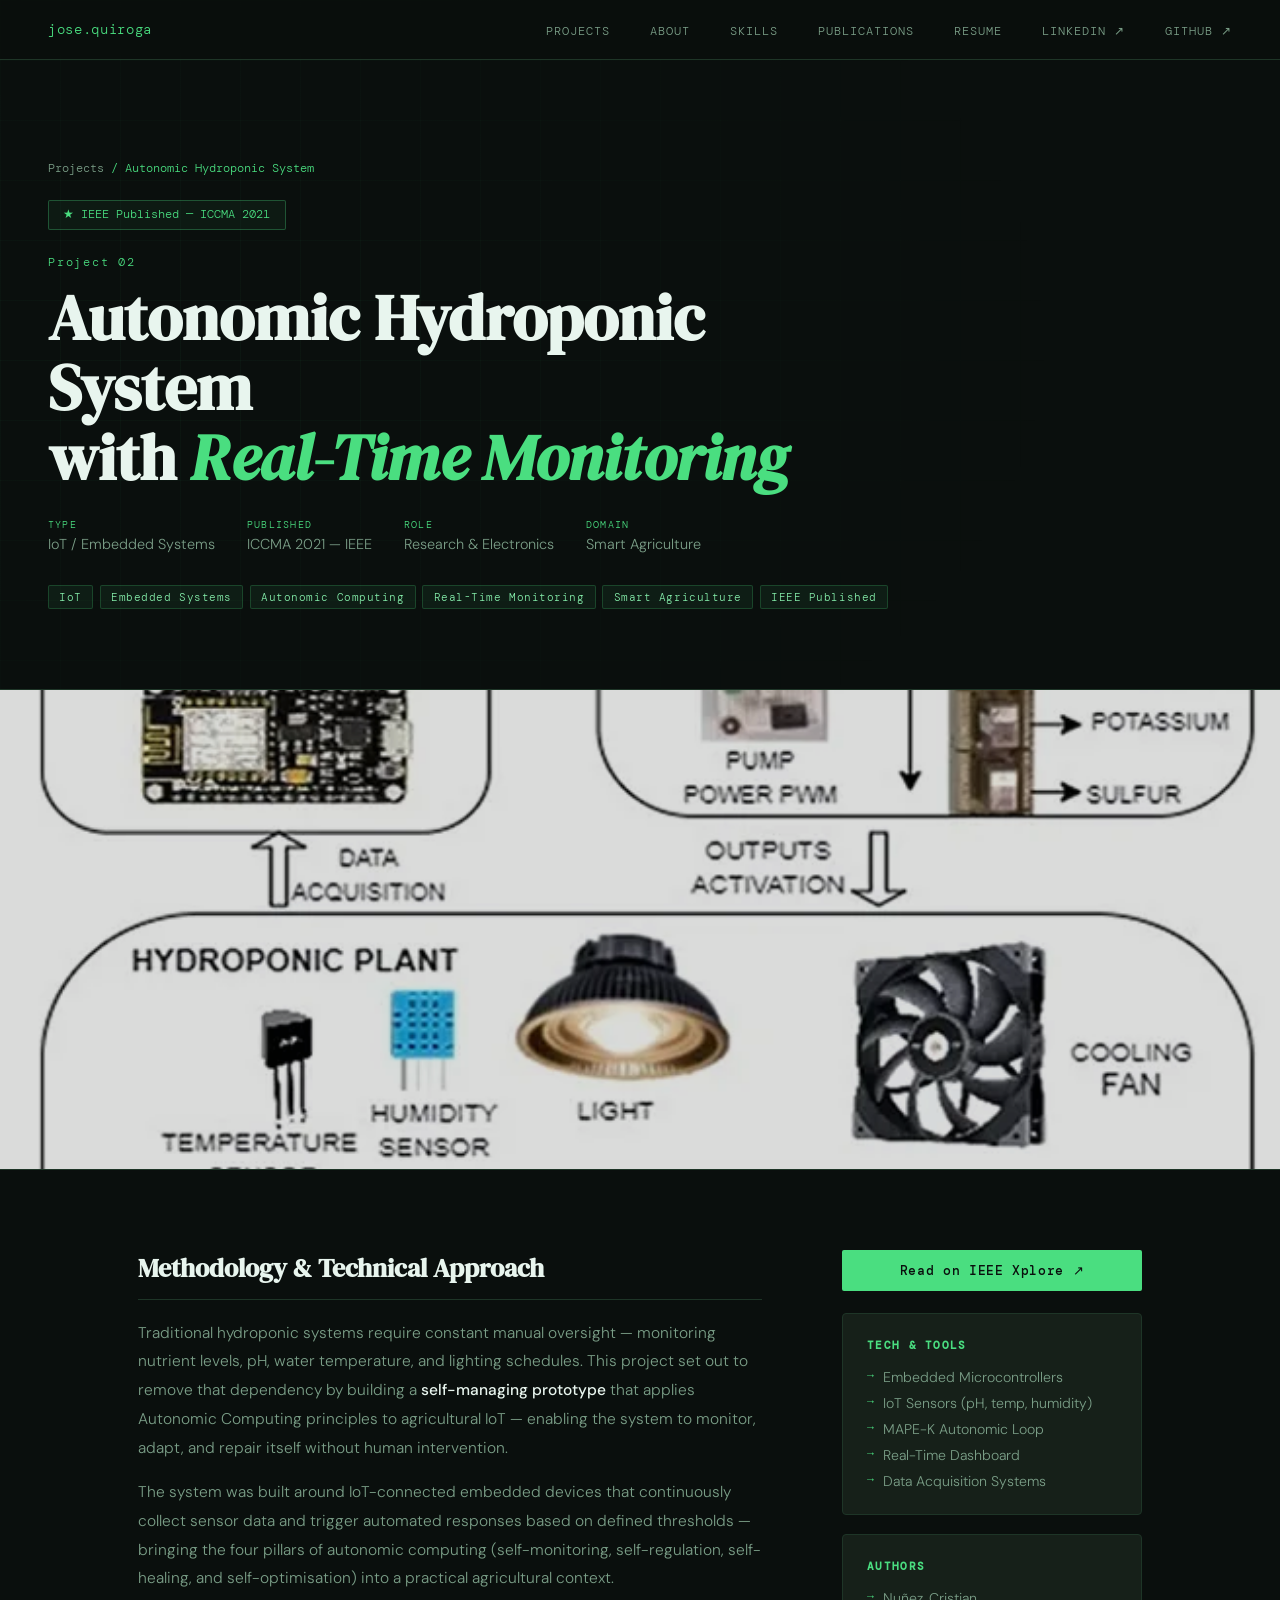
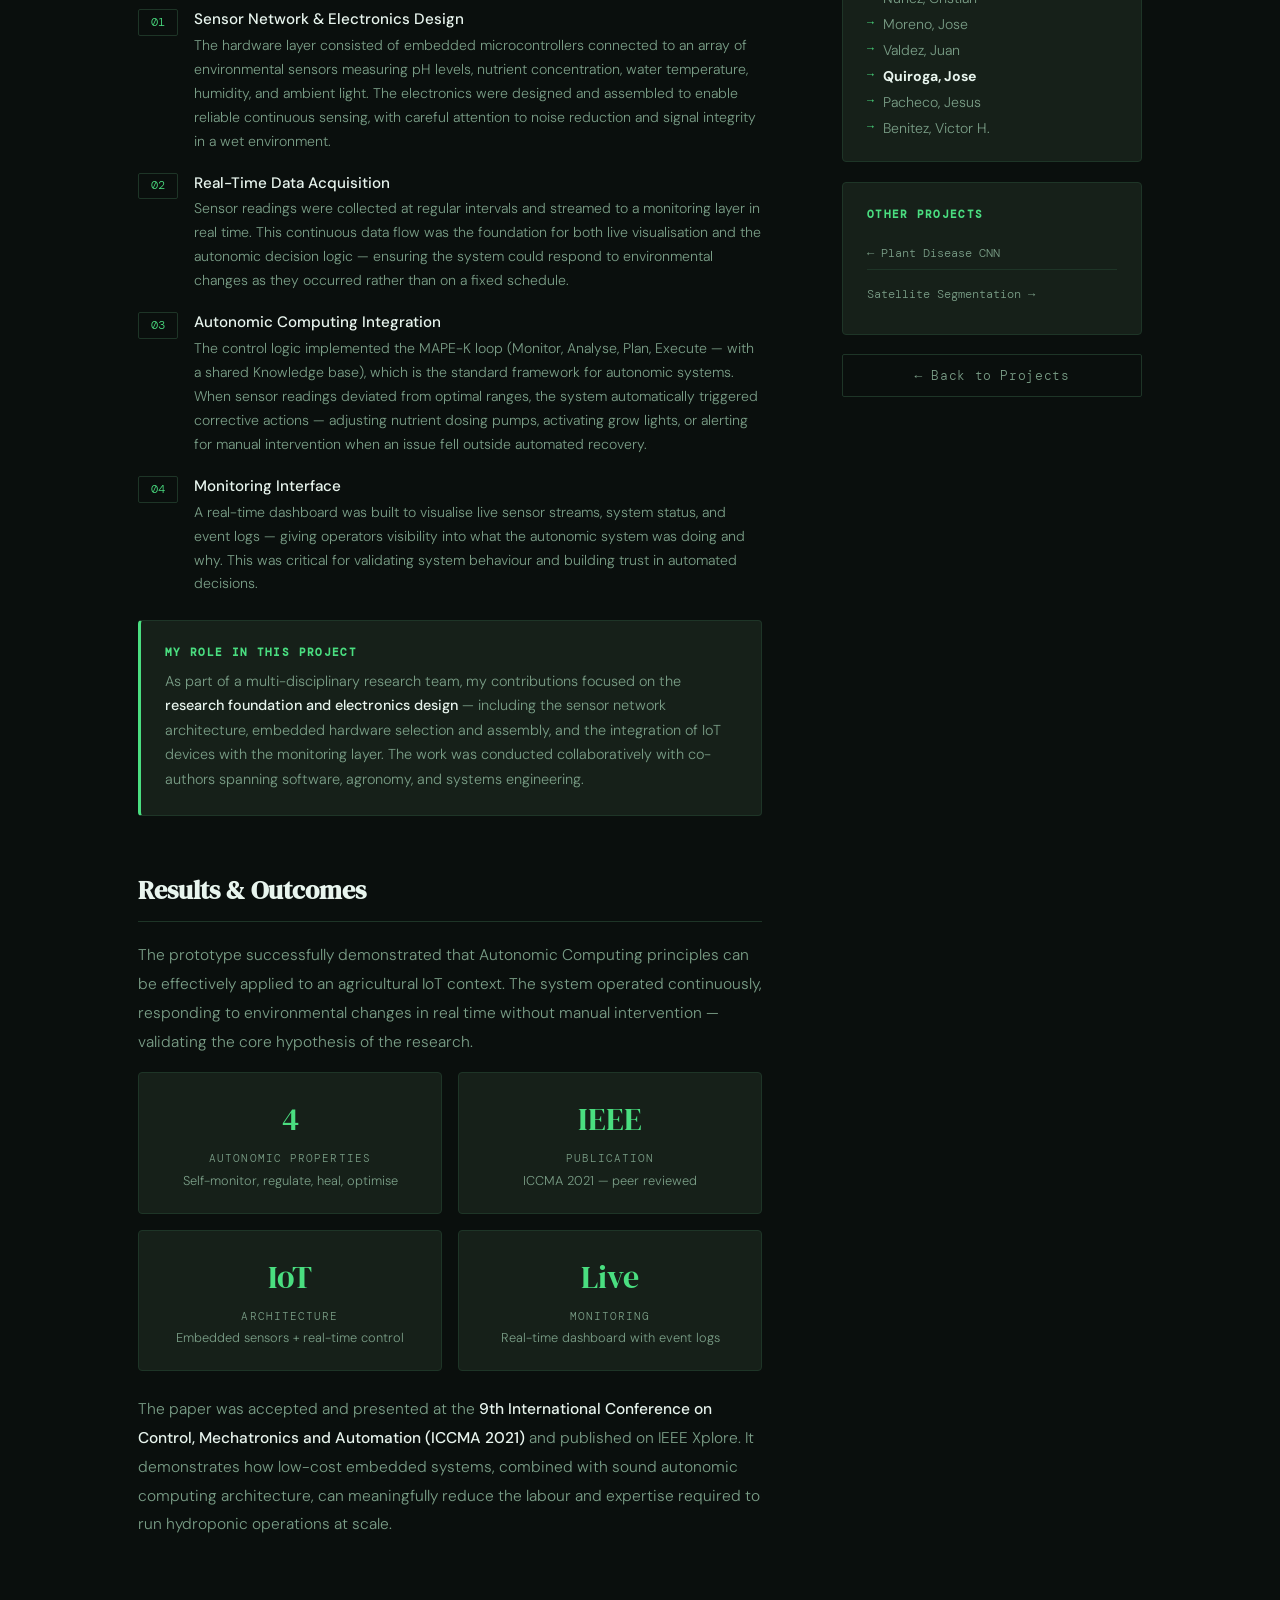
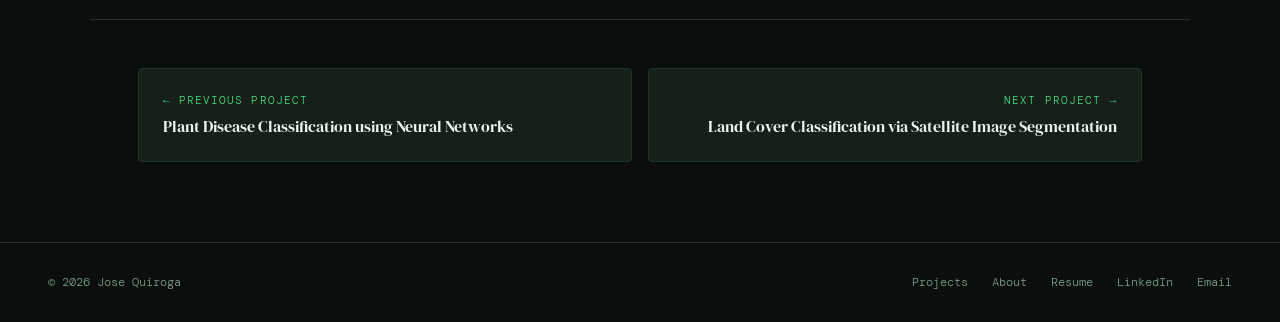
<file: projects/hydroponic.html>
<!DOCTYPE html>
<html lang="en">
<head>
  <meta charset="UTF-8" />
  <meta name="viewport" content="width=device-width, initial-scale=1.0" />
  <title>Autonomic Hydroponic System — Jose Quiroga</title>
  <meta name="description" content="IEEE-published IoT hydroponic system with real-time monitoring and autonomic computing — Jose Quiroga." />
  <link rel="canonical" href="https://josefquiroga.github.io/projects/hydroponic.html" />
  <meta name="theme-color" content="#0a0f0d" />
  <link rel="icon" href="../favicon.svg" type="image/svg+xml" />
  <meta property="og:type" content="website" />
  <meta property="og:title" content="Autonomic Hydroponic System — Jose Quiroga" />
  <meta property="og:description" content="IEEE-published IoT hydroponic system with real-time monitoring and autonomic computing — Jose Quiroga." />
  <meta property="og:url" content="https://josefquiroga.github.io/projects/hydroponic.html" />
  <meta property="og:image" content="https://josefquiroga.github.io/images/og.png" />
  <meta name="twitter:card" content="summary_large_image" />
  <link rel="preconnect" href="https://fonts.googleapis.com" />
  <link rel="preconnect" href="https://fonts.gstatic.com" crossorigin />
  <link href="https://fonts.googleapis.com/css2?family=DM+Serif+Display:ital@0;1&family=DM+Mono:wght@300;400;500&family=DM+Sans:wght@300;400;500&display=swap" rel="stylesheet" />
  <link rel="stylesheet" href="../css/site.css" />
  <link rel="stylesheet" href="../css/project.css" />
  <style>

    .project-hero { padding: 10rem 3rem 5rem; border-bottom: 1px solid var(--border); position: relative; overflow: hidden; }
    .project-hero h1 { font-family: var(--serif); font-size: clamp(2.2rem,5vw,4rem); line-height: 1.1; color: var(--text); max-width: 780px; margin-bottom: 1.5rem; opacity:0; animation: fadeUp 0.7s 0.3s forwards; }

    .ieee-badge { display: inline-flex; align-items: center; gap: 0.5rem; font-family: var(--mono); font-size: 0.72rem; color: var(--accent); border: 1px solid rgba(74,222,128,0.3); padding: 0.4rem 0.9rem; border-radius: 2px; margin-bottom: 1.5rem; opacity:0; animation: fadeUp 0.6s 0.25s forwards; background: rgba(74,222,128,0.05); text-decoration: none; transition: background 0.2s; }
    .ieee-badge:hover { background: rgba(74,222,128,0.12); }

    .result-num { font-family: var(--serif); font-size: 2rem; color: var(--accent); display: block; margin-bottom: 0.3rem; }

    .role-card { background: var(--card); border: 1px solid var(--border); border-left: 3px solid var(--accent); border-radius: 4px; padding: 1.5rem; margin-top: 0.5rem; }
    .role-card h4 { font-family: var(--mono); font-size: 0.7rem; color: var(--accent); letter-spacing: 0.12em; text-transform: uppercase; margin-bottom: 0.6rem; }
    .role-card p { color: var(--muted); font-size: 0.9rem; line-height: 1.7; margin: 0; }

    .btn-primary { background: var(--accent); color: var(--bg); font-weight: 500; display: block; text-align: center; }
    .btn-primary:hover { background: var(--accent2); }

    .project-nav { max-width: 1100px; margin: 0 auto; padding: 3rem 3rem 5rem; display: grid; grid-template-columns: 1fr 1fr; gap: 1rem; border-top: 1px solid var(--border); }
    .proj-nav-card.next { text-align: right; }

    @media (max-width: 900px) {
      .project-nav { grid-template-columns: 1fr; }
      .proj-nav-card.next { text-align: left; }
    }
  </style>
</head>
<body>

  <a href="#main" class="skip-link">Skip to content</a>

  <nav>
    <a href="../index.html" class="nav-logo">jose.quiroga</a>
    <button class="nav-toggle" aria-label="Menu" aria-expanded="false" aria-controls="nav-links"><span></span><span></span><span></span></button>
    <ul class="nav-links" id="nav-links">
      <li><a href="../projects.html">Projects</a></li>
      <li><a href="../about.html">About</a></li>
      <li><a href="../skills.html">Skills</a></li>
      <li><a href="../publications.html">Publications</a></li>
      <li><a href="../resume.html">Resume</a></li>
      <li><a href="https://www.linkedin.com/in/josefquiroga/" target="_blank" rel="noopener">LinkedIn ↗</a></li>
      <li><a href="https://github.com/josefquiroga" target="_blank" rel="noopener">GitHub ↗</a></li>
    </ul>
  </nav>

  <div class="project-hero" id="main">
    <div class="hero-grid"></div>
    <p class="breadcrumb"><a href="../projects.html">Projects</a> <span>/ Autonomic Hydroponic System</span></p>
    <a href="https://ieeexplore.ieee.org/document/9646221" class="ieee-badge" target="_blank" rel="noopener">★ IEEE Published — ICCMA 2021</a>
    <p class="project-num">Project 02</p>
    <h1>Autonomic Hydroponic System<br />with <em>Real-Time Monitoring</em></h1>
    <div class="hero-meta">
      <div class="meta-item"><span class="meta-label">Type</span><span class="meta-value">IoT / Embedded Systems</span></div>
      <div class="meta-item"><span class="meta-label">Published</span><span class="meta-value">ICCMA 2021 — IEEE</span></div>
      <div class="meta-item"><span class="meta-label">Role</span><span class="meta-value">Research & Electronics</span></div>
      <div class="meta-item"><span class="meta-label">Domain</span><span class="meta-value">Smart Agriculture</span></div>
    </div>
    <div class="hero-tags">
      <span class="tag">IoT</span>
      <span class="tag">Embedded Systems</span>
      <span class="tag">Autonomic Computing</span>
      <span class="tag">Real-Time Monitoring</span>
      <span class="tag">Smart Agriculture</span>
      <span class="tag">IEEE Published</span>
    </div>
  </div>


  <div style="width:100%; max-height:480px; overflow:hidden; border-bottom:1px solid var(--border);">
    <img src="../images/pic02.webp" alt="Autonomic hydroponic system prototype" class="hero-img" width="656" height="987" decoding="async" />
  </div>
  <div class="project-body">
    <div class="content">

      <div class="content-section reveal">
        <h2>Methodology & Technical Approach</h2>
        <p>
          Traditional hydroponic systems require constant manual oversight — monitoring nutrient levels, pH, water temperature, and lighting schedules. This project set out to remove that dependency by building a <strong>self-managing prototype</strong> that applies Autonomic Computing principles to agricultural IoT — enabling the system to monitor, adapt, and repair itself without human intervention.
        </p>
        <p>
          The system was built around IoT-connected embedded devices that continuously collect sensor data and trigger automated responses based on defined thresholds — bringing the four pillars of autonomic computing (self-monitoring, self-regulation, self-healing, and self-optimisation) into a practical agricultural context.
        </p>
        <div class="steps">
          <div class="step">
            <span class="step-num">01</span>
            <div class="step-content">
              <h4>Sensor Network & Electronics Design</h4>
              <p>The hardware layer consisted of embedded microcontrollers connected to an array of environmental sensors measuring pH levels, nutrient concentration, water temperature, humidity, and ambient light. The electronics were designed and assembled to enable reliable continuous sensing, with careful attention to noise reduction and signal integrity in a wet environment.</p>
            </div>
          </div>
          <div class="step">
            <span class="step-num">02</span>
            <div class="step-content">
              <h4>Real-Time Data Acquisition</h4>
              <p>Sensor readings were collected at regular intervals and streamed to a monitoring layer in real time. This continuous data flow was the foundation for both live visualisation and the autonomic decision logic — ensuring the system could respond to environmental changes as they occurred rather than on a fixed schedule.</p>
            </div>
          </div>
          <div class="step">
            <span class="step-num">03</span>
            <div class="step-content">
              <h4>Autonomic Computing Integration</h4>
              <p>The control logic implemented the MAPE-K loop (Monitor, Analyse, Plan, Execute — with a shared Knowledge base), which is the standard framework for autonomic systems. When sensor readings deviated from optimal ranges, the system automatically triggered corrective actions — adjusting nutrient dosing pumps, activating grow lights, or alerting for manual intervention when an issue fell outside automated recovery.</p>
            </div>
          </div>
          <div class="step">
            <span class="step-num">04</span>
            <div class="step-content">
              <h4>Monitoring Interface</h4>
              <p>A real-time dashboard was built to visualise live sensor streams, system status, and event logs — giving operators visibility into what the autonomic system was doing and why. This was critical for validating system behaviour and building trust in automated decisions.</p>
            </div>
          </div>
        </div>
        <div class="role-card" style="margin-top: 1.5rem;">
          <h4>My Role in This Project</h4>
          <p>As part of a multi-disciplinary research team, my contributions focused on the <strong>research foundation and electronics design</strong> — including the sensor network architecture, embedded hardware selection and assembly, and the integration of IoT devices with the monitoring layer. The work was conducted collaboratively with co-authors spanning software, agronomy, and systems engineering.</p>
        </div>
      </div>

      <div class="content-section reveal">
        <h2>Results & Outcomes</h2>
        <p>
          The prototype successfully demonstrated that Autonomic Computing principles can be effectively applied to an agricultural IoT context. The system operated continuously, responding to environmental changes in real time without manual intervention — validating the core hypothesis of the research.
        </p>
        <div class="results-grid">
          <div class="result-card">
            <span class="result-num">4</span>
            <span class="result-label">Autonomic Properties</span>
            <span class="result-note">Self-monitor, regulate, heal, optimise</span>
          </div>
          <div class="result-card">
            <span class="result-num">IEEE</span>
            <span class="result-label">Publication</span>
            <span class="result-note">ICCMA 2021 — peer reviewed</span>
          </div>
          <div class="result-card">
            <span class="result-num">IoT</span>
            <span class="result-label">Architecture</span>
            <span class="result-note">Embedded sensors + real-time control</span>
          </div>
          <div class="result-card">
            <span class="result-num">Live</span>
            <span class="result-label">Monitoring</span>
            <span class="result-note">Real-time dashboard with event logs</span>
          </div>
        </div>
        <p style="margin-top:1.5rem;">
          The paper was accepted and presented at the <strong>9th International Conference on Control, Mechatronics and Automation (ICCMA 2021)</strong> and published on IEEE Xplore. It demonstrates how low-cost embedded systems, combined with sound autonomic computing architecture, can meaningfully reduce the labour and expertise required to run hydroponic operations at scale.
        </p>
      </div>

    </div>

    <aside class="sidebar reveal">
      <a href="https://ieeexplore.ieee.org/document/9646221" class="btn btn-primary" target="_blank" rel="noopener" style="margin-bottom:0.2rem;">Read on IEEE Xplore ↗</a>
      <div class="sidebar-card">
        <h4>Tech & Tools</h4>
        <ul>
          <li>Embedded Microcontrollers</li>
          <li>IoT Sensors (pH, temp, humidity)</li>
          <li>MAPE-K Autonomic Loop</li>
          <li>Real-Time Dashboard</li>
          <li>Data Acquisition Systems</li>
        </ul>
      </div>
      <div class="sidebar-card">
        <h4>Authors</h4>
        <ul>
          <li>Nuñez, Cristian</li>
          <li>Moreno, Jose</li>
          <li>Valdez, Juan</li>
          <li><strong style="color:var(--text);">Quiroga, Jose</strong></li>
          <li>Pacheco, Jesus</li>
          <li>Benitez, Victor H.</li>
        </ul>
      </div>
      <div class="sidebar-card">
        <h4>Other Projects</h4>
        <div class="sidebar-nav">
          <a href="plant-disease.html">← Plant Disease CNN</a>
          <a href="satellite.html">Satellite Segmentation →</a>
        </div>
      </div>
      <a href="../projects.html" class="btn btn-outline">← Back to Projects</a>
    </aside>
  </div>

  <div class="project-nav">
    <a href="plant-disease.html" class="proj-nav-card">
      <span class="proj-nav-label">← Previous Project</span>
      <span class="proj-nav-title">Plant Disease Classification using Neural Networks</span>
    </a>
    <a href="satellite.html" class="proj-nav-card next">
      <span class="proj-nav-label">Next Project →</span>
      <span class="proj-nav-title">Land Cover Classification via Satellite Image Segmentation</span>
    </a>
  </div>

  <footer>
    <p>© 2026 Jose Quiroga</p>
    <div class="footer-links">
      <a href="../projects.html">Projects</a>
      <a href="../about.html">About</a>
      <a href="../resume.html">Resume</a>
      <a href="https://www.linkedin.com/in/josefquiroga/" target="_blank" rel="noopener">LinkedIn</a>
      <a href="mailto:josef.quiroga@gmail.com">Email</a>
    </div>
  </footer>

  <script src="../js/site.js" defer></script>
</file>
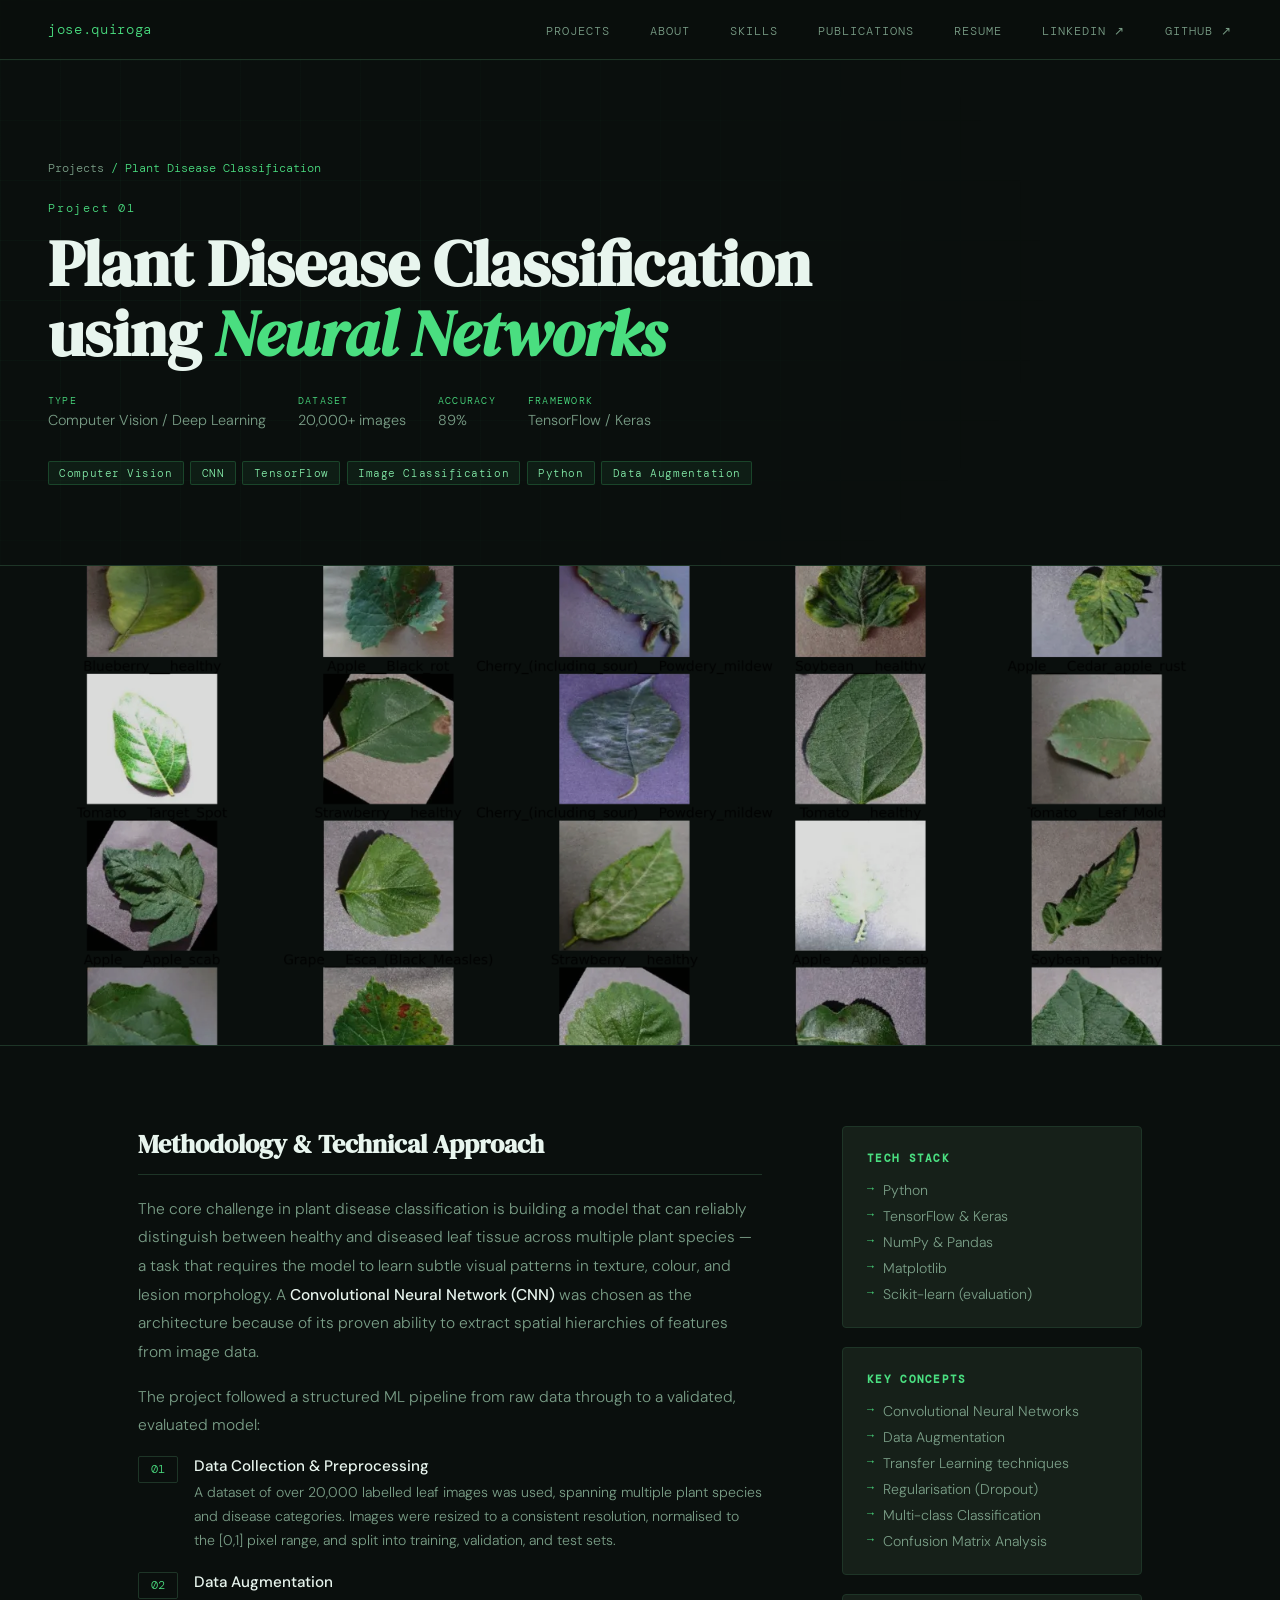
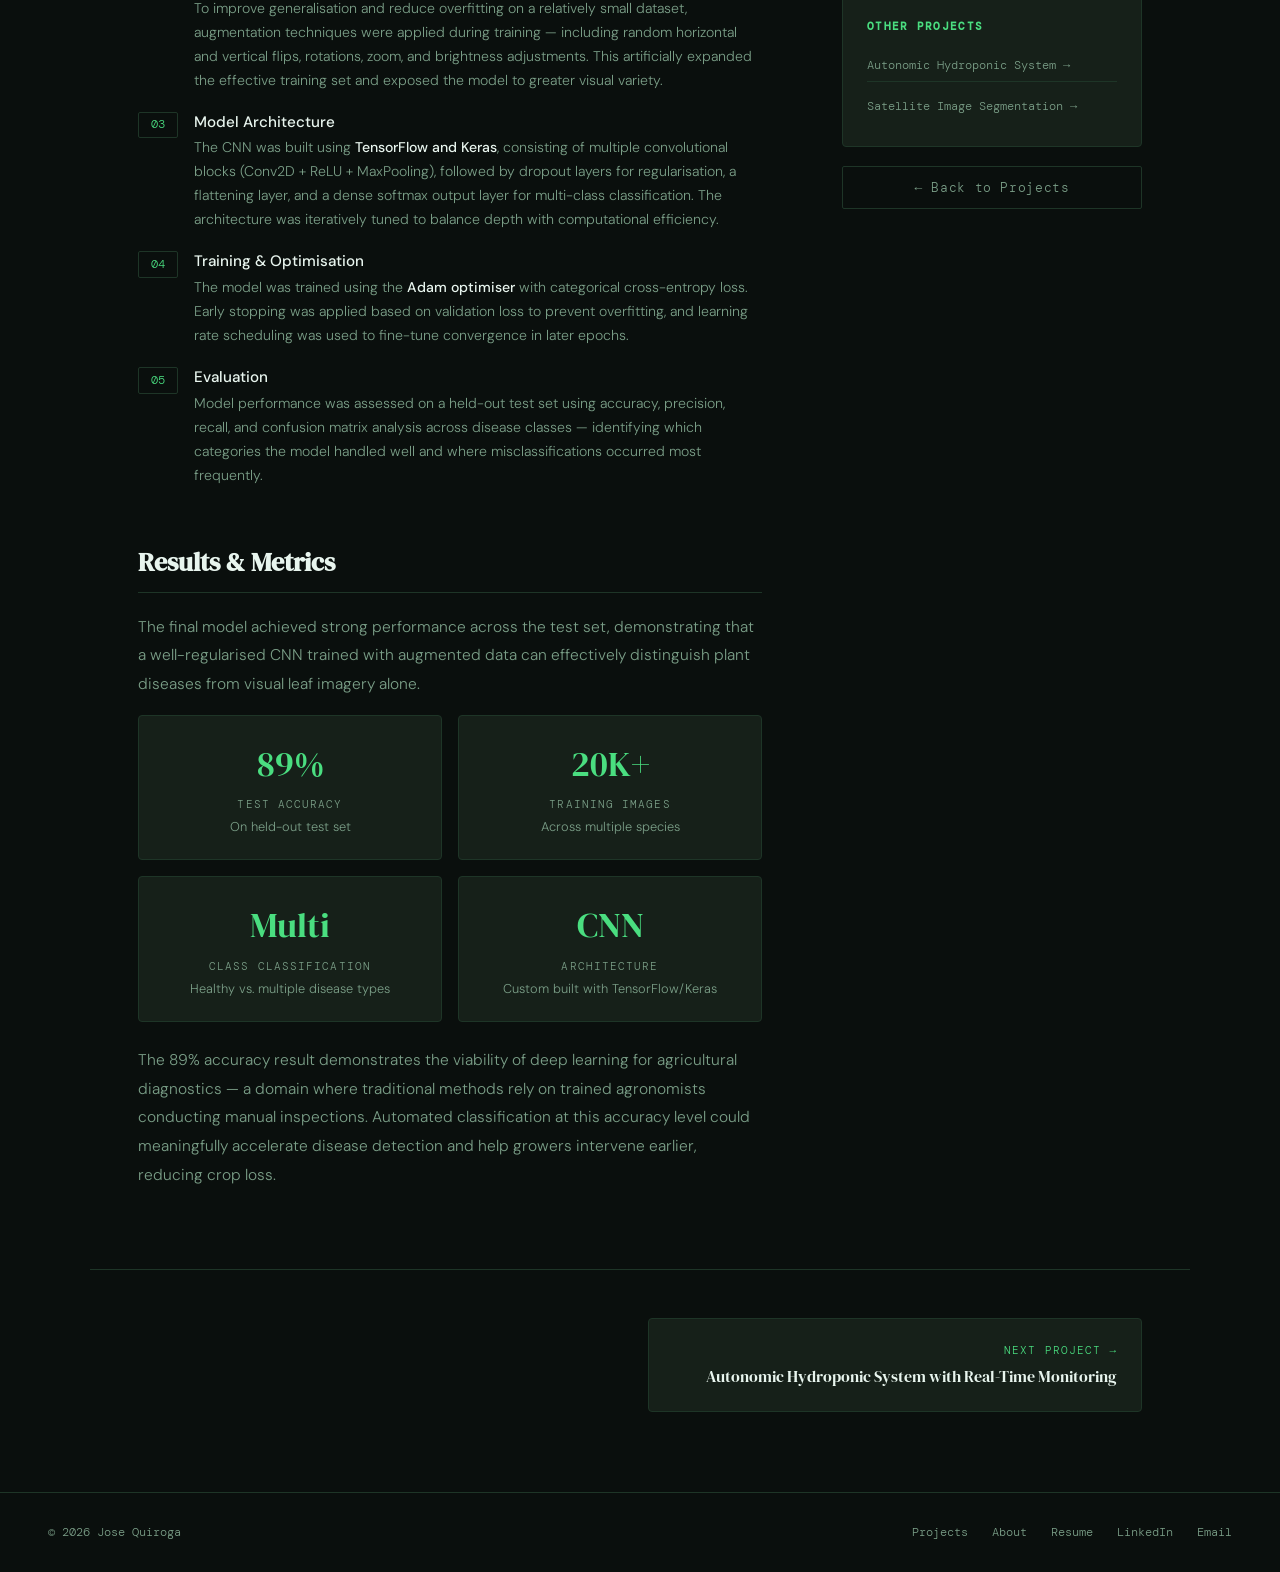
<file: projects/plant-disease.html>
<!DOCTYPE html>
<html lang="en">
<head>
  <meta charset="UTF-8" />
  <meta name="viewport" content="width=device-width, initial-scale=1.0" />
  <title>Plant Disease Classification — Jose Quiroga</title>
  <meta name="description" content="CNN-based plant disease classification project by Jose Quiroga — 89% accuracy on 20,000+ images." />
  <link rel="canonical" href="https://josefquiroga.github.io/projects/plant-disease.html" />
  <meta name="theme-color" content="#0a0f0d" />
  <link rel="icon" href="../favicon.svg" type="image/svg+xml" />
  <meta property="og:type" content="website" />
  <meta property="og:title" content="Plant Disease Classification — Jose Quiroga" />
  <meta property="og:description" content="CNN-based plant disease classification project by Jose Quiroga — 89% accuracy on 20,000+ images." />
  <meta property="og:url" content="https://josefquiroga.github.io/projects/plant-disease.html" />
  <meta property="og:image" content="https://josefquiroga.github.io/images/og.png" />
  <meta name="twitter:card" content="summary_large_image" />
  <link rel="preconnect" href="https://fonts.googleapis.com" />
  <link rel="preconnect" href="https://fonts.gstatic.com" crossorigin />
  <link href="https://fonts.googleapis.com/css2?family=DM+Serif+Display:ital@0;1&family=DM+Mono:wght@300;400;500&family=DM+Sans:wght@300;400;500&display=swap" rel="stylesheet" />
  <link rel="stylesheet" href="../css/site.css" />
  <link rel="stylesheet" href="../css/project.css" />
  <style>

    /* HERO */
    .project-hero { padding: 10rem 3rem 5rem; border-bottom: 1px solid var(--border); position: relative; overflow: hidden; max-width: 100%; }
    .project-hero h1 { font-family: var(--serif); font-size: clamp(2.2rem,5vw,4rem); line-height: 1.1; color: var(--text); max-width: 780px; margin-bottom: 1.5rem; opacity:0; animation: fadeUp 0.7s 0.3s forwards; }

    /* LAYOUT */

    /* CONTENT */

    /* RESULTS GRID */
    .result-num { font-family: var(--serif); font-size: 2.2rem; color: var(--accent); display: block; margin-bottom: 0.3rem; }

    /* SIDEBAR */

    /* NEXT/PREV */
    .project-nav { max-width: 1100px; margin: 0 auto; padding: 0 3rem 5rem; display: grid; grid-template-columns: 1fr 1fr; gap: 1rem; border-top: 1px solid var(--border); padding-top: 3rem; }
    .proj-nav-card.next { text-align: right; }

    @media (max-width: 900px) {
      .project-nav { grid-template-columns: 1fr; }
      .proj-nav-card.next { text-align: left; }
      .results-grid { grid-template-columns: 1fr 1fr; }
    }
  </style>
</head>
<body>

  <a href="#main" class="skip-link">Skip to content</a>

  <nav>
    <a href="../index.html" class="nav-logo">jose.quiroga</a>
    <button class="nav-toggle" aria-label="Menu" aria-expanded="false" aria-controls="nav-links"><span></span><span></span><span></span></button>
    <ul class="nav-links" id="nav-links">
      <li><a href="../projects.html">Projects</a></li>
      <li><a href="../about.html">About</a></li>
      <li><a href="../skills.html">Skills</a></li>
      <li><a href="../publications.html">Publications</a></li>
      <li><a href="../resume.html">Resume</a></li>
      <li><a href="https://www.linkedin.com/in/josefquiroga/" target="_blank" rel="noopener">LinkedIn ↗</a></li>
      <li><a href="https://github.com/josefquiroga" target="_blank" rel="noopener">GitHub ↗</a></li>
    </ul>
  </nav>

  <div class="project-hero" id="main">
    <div class="hero-grid"></div>
    <p class="breadcrumb"><a href="../projects.html">Projects</a> <span>/ Plant Disease Classification</span></p>
    <p class="project-num">Project 01</p>
    <h1>Plant Disease Classification<br />using <em>Neural Networks</em></h1>
    <div class="hero-meta">
      <div class="meta-item"><span class="meta-label">Type</span><span class="meta-value">Computer Vision / Deep Learning</span></div>
      <div class="meta-item"><span class="meta-label">Dataset</span><span class="meta-value">20,000+ images</span></div>
      <div class="meta-item"><span class="meta-label">Accuracy</span><span class="meta-value">89%</span></div>
      <div class="meta-item"><span class="meta-label">Framework</span><span class="meta-value">TensorFlow / Keras</span></div>
    </div>
    <div class="hero-tags">
      <span class="tag">Computer Vision</span>
      <span class="tag">CNN</span>
      <span class="tag">TensorFlow</span>
      <span class="tag">Image Classification</span>
      <span class="tag">Python</span>
      <span class="tag">Data Augmentation</span>
    </div>
  </div>


  <div style="width:100%; max-height:480px; overflow:hidden; border-bottom:1px solid var(--border);">
    <img src="../images/pic01.webp" alt="Plant disease classification — leaf imagery" class="hero-img" width="1600" height="1469" decoding="async" />
  </div>
  <div class="project-body">
    <div class="content">

      <div class="content-section reveal">
        <h2>Methodology & Technical Approach</h2>
        <p>
          The core challenge in plant disease classification is building a model that can reliably distinguish between healthy and diseased leaf tissue across multiple plant species — a task that requires the model to learn subtle visual patterns in texture, colour, and lesion morphology. A <strong>Convolutional Neural Network (CNN)</strong> was chosen as the architecture because of its proven ability to extract spatial hierarchies of features from image data.
        </p>
        <p>
          The project followed a structured ML pipeline from raw data through to a validated, evaluated model:
        </p>
        <div class="steps">
          <div class="step">
            <span class="step-num">01</span>
            <div class="step-content">
              <h4>Data Collection & Preprocessing</h4>
              <p>A dataset of over 20,000 labelled leaf images was used, spanning multiple plant species and disease categories. Images were resized to a consistent resolution, normalised to the [0,1] pixel range, and split into training, validation, and test sets.</p>
            </div>
          </div>
          <div class="step">
            <span class="step-num">02</span>
            <div class="step-content">
              <h4>Data Augmentation</h4>
              <p>To improve generalisation and reduce overfitting on a relatively small dataset, augmentation techniques were applied during training — including random horizontal and vertical flips, rotations, zoom, and brightness adjustments. This artificially expanded the effective training set and exposed the model to greater visual variety.</p>
            </div>
          </div>
          <div class="step">
            <span class="step-num">03</span>
            <div class="step-content">
              <h4>Model Architecture</h4>
              <p>The CNN was built using <strong>TensorFlow and Keras</strong>, consisting of multiple convolutional blocks (Conv2D + ReLU + MaxPooling), followed by dropout layers for regularisation, a flattening layer, and a dense softmax output layer for multi-class classification. The architecture was iteratively tuned to balance depth with computational efficiency.</p>
            </div>
          </div>
          <div class="step">
            <span class="step-num">04</span>
            <div class="step-content">
              <h4>Training & Optimisation</h4>
              <p>The model was trained using the <strong>Adam optimiser</strong> with categorical cross-entropy loss. Early stopping was applied based on validation loss to prevent overfitting, and learning rate scheduling was used to fine-tune convergence in later epochs.</p>
            </div>
          </div>
          <div class="step">
            <span class="step-num">05</span>
            <div class="step-content">
              <h4>Evaluation</h4>
              <p>Model performance was assessed on a held-out test set using accuracy, precision, recall, and confusion matrix analysis across disease classes — identifying which categories the model handled well and where misclassifications occurred most frequently.</p>
            </div>
          </div>
        </div>
      </div>

      <div class="content-section reveal">
        <h2>Results & Metrics</h2>
        <p>
          The final model achieved strong performance across the test set, demonstrating that a well-regularised CNN trained with augmented data can effectively distinguish plant diseases from visual leaf imagery alone.
        </p>
        <div class="results-grid">
          <div class="result-card">
            <span class="result-num">89%</span>
            <span class="result-label">Test Accuracy</span>
            <span class="result-note">On held-out test set</span>
          </div>
          <div class="result-card">
            <span class="result-num">20K+</span>
            <span class="result-label">Training Images</span>
            <span class="result-note">Across multiple species</span>
          </div>
          <div class="result-card">
            <span class="result-num">Multi</span>
            <span class="result-label">Class Classification</span>
            <span class="result-note">Healthy vs. multiple disease types</span>
          </div>
          <div class="result-card">
            <span class="result-num">CNN</span>
            <span class="result-label">Architecture</span>
            <span class="result-note">Custom built with TensorFlow/Keras</span>
          </div>
        </div>
        <p style="margin-top: 1.5rem;">
          The 89% accuracy result demonstrates the viability of deep learning for agricultural diagnostics — a domain where traditional methods rely on trained agronomists conducting manual inspections. Automated classification at this accuracy level could meaningfully accelerate disease detection and help growers intervene earlier, reducing crop loss.
        </p>
      </div>

    </div>

    <!-- SIDEBAR -->
    <aside class="sidebar reveal">
      <div class="sidebar-card">
        <h4>Tech Stack</h4>
        <ul>
          <li>Python</li>
          <li>TensorFlow & Keras</li>
          <li>NumPy & Pandas</li>
          <li>Matplotlib</li>
          <li>Scikit-learn (evaluation)</li>
        </ul>
      </div>
      <div class="sidebar-card">
        <h4>Key Concepts</h4>
        <ul>
          <li>Convolutional Neural Networks</li>
          <li>Data Augmentation</li>
          <li>Transfer Learning techniques</li>
          <li>Regularisation (Dropout)</li>
          <li>Multi-class Classification</li>
          <li>Confusion Matrix Analysis</li>
        </ul>
      </div>
      <div class="sidebar-card">
        <h4>Other Projects</h4>
        <div class="sidebar-nav">
          <a href="hydroponic.html">Autonomic Hydroponic System →</a>
          <a href="satellite.html">Satellite Image Segmentation →</a>
        </div>
      </div>
      <a href="../projects.html" class="btn btn-outline">← Back to Projects</a>
    </aside>
  </div>

  <!-- NEXT / PREV -->
  <div class="project-nav">
    <div></div>
    <a href="hydroponic.html" class="proj-nav-card next">
      <span class="proj-nav-label">Next Project →</span>
      <span class="proj-nav-title">Autonomic Hydroponic System with Real-Time Monitoring</span>
    </a>
  </div>

  <footer>
    <p>© 2026 Jose Quiroga</p>
    <div class="footer-links">
      <a href="../projects.html">Projects</a>
      <a href="../about.html">About</a>
      <a href="../resume.html">Resume</a>
      <a href="https://www.linkedin.com/in/josefquiroga/" target="_blank" rel="noopener">LinkedIn</a>
      <a href="mailto:josef.quiroga@gmail.com">Email</a>
    </div>
  </footer>

  <script src="../js/site.js" defer></script>
</file>
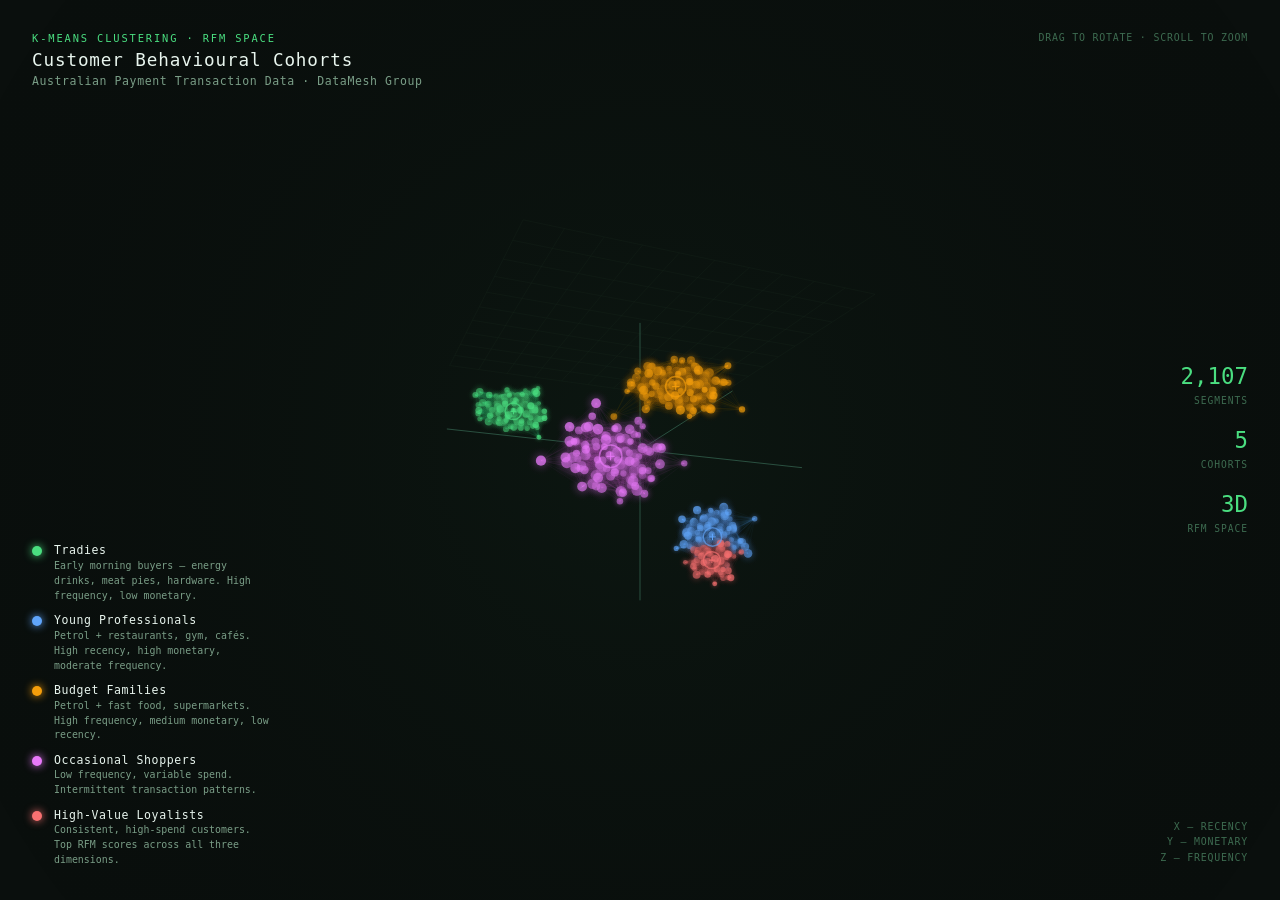
<file: projects/rfm-clusters.html>
<!DOCTYPE html>
<html lang="en">
<head>
<meta charset="UTF-8" />
<meta name="viewport" content="width=device-width, initial-scale=1.0" />
<title>RFM Customer Clusters — Interactive 3D</title>
<style>
  * { margin: 0; padding: 0; box-sizing: border-box; }
  body { background: #0a0f0d; font-family: 'DM Mono', monospace; overflow: hidden; width: 100vw; height: 100vh; }

  canvas { display: block; }

  .ui { position: absolute; inset: 0; pointer-events: none; }

  .title-block {
    position: absolute; top: 2rem; left: 2rem;
  }
  .eyebrow { font-size: 0.65rem; color: #4ade80; letter-spacing: 0.18em; text-transform: uppercase; margin-bottom: 0.4rem; }
  .title { font-size: 1.1rem; color: #e8f5ee; letter-spacing: 0.05em; }
  .subtitle { font-size: 0.72rem; color: #7a9e87; margin-top: 0.25rem; letter-spacing: 0.05em; }

  .legend {
    position: absolute; bottom: 2rem; left: 2rem;
    display: flex; flex-direction: column; gap: 0.6rem;
  }
  .legend-item { display: flex; align-items: flex-start; gap: 0.75rem; }
  .legend-dot {
    width: 10px; height: 10px; border-radius: 50%; margin-top: 3px; flex-shrink: 0;
    box-shadow: 0 0 8px currentColor;
  }
  .legend-text { }
  .legend-name { font-size: 0.72rem; color: #e8f5ee; letter-spacing: 0.05em; }
  .legend-desc { font-size: 0.62rem; color: #7a9e87; margin-top: 0.1rem; max-width: 220px; line-height: 1.5; }

  .axes-info {
    position: absolute; bottom: 2rem; right: 2rem; text-align: right;
  }
  .axes-info p { font-size: 0.62rem; color: #3d6b50; letter-spacing: 0.08em; text-transform: uppercase; margin-bottom: 0.3rem; }

  .drag-hint {
    position: absolute; top: 2rem; right: 2rem;
    font-size: 0.62rem; color: #3d6b50; letter-spacing: 0.08em; text-transform: uppercase;
    pointer-events: none;
  }

  .stat-strip {
    position: absolute; top: 50%; right: 2rem; transform: translateY(-50%);
    display: flex; flex-direction: column; gap: 1.2rem;
  }
  .stat { text-align: right; }
  .stat-num { font-size: 1.4rem; color: #4ade80; display: block; }
  .stat-label { font-size: 0.6rem; color: #3d6b50; letter-spacing: 0.1em; text-transform: uppercase; }

  @media (max-width: 600px) {
    .title-block { top: 1rem; left: 1rem; }
    .title { font-size: 0.9rem; }
    .subtitle { display: none; }
    .stat-strip { display: none; }
    .axes-info { display: none; }
    .legend { bottom: 1rem; left: 1rem; gap: 0.4rem; }
    .legend-desc { display: none; }
    .drag-hint { top: 1rem; right: 1rem; font-size: 0.55rem; }
  }
  @media (max-width: 440px) {
    .drag-hint { display: none; }
  }
</style>
</head>
<body>
<canvas id="c"></canvas>

<div class="ui">
  <div class="title-block">
    <p class="eyebrow">K-Means Clustering · RFM Space</p>
    <p class="title">Customer Behavioural Cohorts</p>
    <p class="subtitle">Australian Payment Transaction Data · DataMesh Group</p>
  </div>

  <div class="drag-hint">drag to rotate · scroll to zoom</div>

  <div class="stat-strip">
    <div class="stat">
      <span class="stat-num">2,107</span>
      <span class="stat-label">Segments</span>
    </div>
    <div class="stat">
      <span class="stat-num">5</span>
      <span class="stat-label">Cohorts</span>
    </div>
    <div class="stat">
      <span class="stat-num">3D</span>
      <span class="stat-label">RFM Space</span>
    </div>
  </div>

  <div class="legend">
    <div class="legend-item">
      <div class="legend-dot" style="background:#4ade80; color:#4ade80;"></div>
      <div class="legend-text">
        <div class="legend-name">Tradies</div>
        <div class="legend-desc">Early morning buyers — energy drinks, meat pies, hardware. High frequency, low monetary.</div>
      </div>
    </div>
    <div class="legend-item">
      <div class="legend-dot" style="background:#60a5fa; color:#60a5fa;"></div>
      <div class="legend-text">
        <div class="legend-name">Young Professionals</div>
        <div class="legend-desc">Petrol + restaurants, gym, cafés. High recency, high monetary, moderate frequency.</div>
      </div>
    </div>
    <div class="legend-item">
      <div class="legend-dot" style="background:#f59e0b; color:#f59e0b;"></div>
      <div class="legend-text">
        <div class="legend-name">Budget Families</div>
        <div class="legend-desc">Petrol + fast food, supermarkets. High frequency, medium monetary, low recency.</div>
      </div>
    </div>
    <div class="legend-item">
      <div class="legend-dot" style="background:#e879f9; color:#e879f9;"></div>
      <div class="legend-text">
        <div class="legend-name">Occasional Shoppers</div>
        <div class="legend-desc">Low frequency, variable spend. Intermittent transaction patterns.</div>
      </div>
    </div>
    <div class="legend-item">
      <div class="legend-dot" style="background:#f87171; color:#f87171;"></div>
      <div class="legend-text">
        <div class="legend-name">High-Value Loyalists</div>
        <div class="legend-desc">Consistent, high-spend customers. Top RFM scores across all three dimensions.</div>
      </div>
    </div>
  </div>

  <div class="axes-info">
    <p>X — Recency</p>
    <p>Y — Monetary</p>
    <p>Z — Frequency</p>
  </div>
</div>

<script>
const canvas = document.getElementById('c');
const ctx = canvas.getContext('2d');

let W, H;
function resize() {
  W = canvas.width = window.innerWidth;
  H = canvas.height = window.innerHeight;
}
resize();
window.addEventListener('resize', resize);

// ── Camera state ──────────────────────────────────────────
let rotX = -0.35, rotY = 0.3;
let autoRotY = 0;
let autoSpin = true;
let zoom = 1;
let dragging = false, lastMX, lastMY;

canvas.addEventListener('mousedown', e => { dragging = true; autoSpin = false; lastMX = e.clientX; lastMY = e.clientY; });
canvas.addEventListener('mousemove', e => {
  if (!dragging) return;
  rotY += (e.clientX - lastMX) * 0.008;
  rotX += (e.clientY - lastMY) * 0.005;
  rotX = Math.max(-1.2, Math.min(0.2, rotX));
  lastMX = e.clientX; lastMY = e.clientY;
});
canvas.addEventListener('mouseup', () => { dragging = false; });
canvas.addEventListener('mouseleave', () => { dragging = false; });
canvas.addEventListener('wheel', e => { zoom *= e.deltaY > 0 ? 0.95 : 1.05; zoom = Math.max(0.4, Math.min(2.5, zoom)); });

// Touch
let pinchStartDist = null;
canvas.addEventListener('touchstart', e => {
  e.preventDefault();
  if (e.touches.length === 2) {
    dragging = false;
    const dx = e.touches[0].clientX - e.touches[1].clientX;
    const dy = e.touches[0].clientY - e.touches[1].clientY;
    pinchStartDist = Math.hypot(dx, dy);
  } else {
    dragging = true; autoSpin = false;
    lastMX = e.touches[0].clientX; lastMY = e.touches[0].clientY;
  }
}, { passive: false });
canvas.addEventListener('touchmove', e => {
  e.preventDefault();
  if (e.touches.length === 2) {
    const dx = e.touches[0].clientX - e.touches[1].clientX;
    const dy = e.touches[0].clientY - e.touches[1].clientY;
    const dist = Math.hypot(dx, dy);
    if (pinchStartDist) { zoom *= dist / pinchStartDist; zoom = Math.max(0.4, Math.min(2.5, zoom)); }
    pinchStartDist = dist;
  } else if (dragging) {
    rotY += (e.touches[0].clientX - lastMX) * 0.008;
    rotX += (e.touches[0].clientY - lastMY) * 0.005;
    rotX = Math.max(-1.2, Math.min(0.2, rotX));
    lastMX = e.touches[0].clientX; lastMY = e.touches[0].clientY;
  }
}, { passive: false });
canvas.addEventListener('touchend', () => { dragging = false; pinchStartDist = null; });

if ('ontouchstart' in window) {
  document.querySelector('.drag-hint').textContent = 'drag to rotate · pinch to zoom';
}

// ── Cluster definitions ───────────────────────────────────
const clusters = [
  { name: 'Tradies',            color: '#4ade80', cx: -0.6, cy: -0.5, cz:  0.7, n: 180, spread: [0.25, 0.20, 0.20] },
  { name: 'Young Professionals',color: '#60a5fa', cx:  0.5, cy:  0.6, cz:  0.1, n: 140, spread: [0.22, 0.22, 0.25] },
  { name: 'Budget Families',    color: '#f59e0b', cx:  0.0, cy: -0.3, cz: -0.5, n: 200, spread: [0.28, 0.18, 0.22] },
  { name: 'Occasional Shoppers',color: '#e879f9', cx: -0.4, cy:  0.3, cz: -0.6, n: 120, spread: [0.30, 0.28, 0.30] },
  { name: 'High-Value Loyalists',color:'#f87171', cx:  0.7, cy:  0.7, cz:  0.5, n: 80,  spread: [0.18, 0.18, 0.18] },
];

// Generate points
function randn() { return (Math.random() + Math.random() + Math.random() - 1.5) * 0.8; }
const points = [];
clusters.forEach((cl, ci) => {
  for (let i = 0; i < cl.n; i++) {
    points.push({
      x: cl.cx + randn() * cl.spread[0],
      y: cl.cy + randn() * cl.spread[1],
      z: cl.cz + randn() * cl.spread[2],
      cluster: ci,
      color: cl.color,
      r: 2.5 + Math.random() * 2,
    });
  }
});

// Centroid labels
const centroids = clusters.map(cl => ({ x: cl.cx, y: cl.cy, z: cl.cz, name: cl.name, color: cl.color }));

// ── 3D projection ─────────────────────────────────────────
function project(x, y, z) {
  // Rotate Y
  const ry = rotY + autoRotY;
  let x1 = x * Math.cos(ry) - z * Math.sin(ry);
  let z1 = x * Math.sin(ry) + z * Math.cos(ry);
  // Rotate X
  let y1 = y * Math.cos(rotX) - z1 * Math.sin(rotX);
  let z2 = y * Math.sin(rotX) + z1 * Math.cos(rotX);

  const fov = 600 * zoom;
  const depth = fov / (fov + z2 * 200 + 300);
  return {
    sx: W / 2 + x1 * 260 * depth,
    sy: H / 2 + y1 * 200 * depth,
    depth: z2,
    scale: depth,
  };
}

// Draw grid/axes
function drawAxes() {
  const axisLen = 1.1;
  const axes = [
    { from: [-axisLen,0,0], to: [axisLen,0,0], label: 'Recency', col: '#1e3527' },
    { from: [0,-axisLen,0], to: [0,axisLen,0], label: 'Monetary', col: '#1e3527' },
    { from: [0,0,-axisLen], to: [0,0,axisLen], label: 'Frequency', col: '#1e3527' },
  ];

  // Grid planes (faint)
  const steps = 5;
  ctx.strokeStyle = 'rgba(30,53,39,0.4)';
  ctx.lineWidth = 0.5;
  for (let i = -steps; i <= steps; i++) {
    const t = i / steps;
    // XZ plane
    let p1 = project(t, -1, -1), p2 = project(t, -1, 1);
    ctx.beginPath(); ctx.moveTo(p1.sx, p1.sy); ctx.lineTo(p2.sx, p2.sy); ctx.stroke();
    p1 = project(-1, -1, t); p2 = project(1, -1, t);
    ctx.beginPath(); ctx.moveTo(p1.sx, p1.sy); ctx.lineTo(p2.sx, p2.sy); ctx.stroke();
  }

  // Axes
  axes.forEach(ax => {
    const p1 = project(...ax.from);
    const p2 = project(...ax.to);
    ctx.strokeStyle = '#2a5040';
    ctx.lineWidth = 1;
    ctx.beginPath(); ctx.moveTo(p1.sx, p1.sy); ctx.lineTo(p2.sx, p2.sy); ctx.stroke();
  });
}

// ── Main render ───────────────────────────────────────────
let t = 0;
function render() {
  ctx.clearRect(0, 0, W, H);

  // Subtle radial bg glow
  const grd = ctx.createRadialGradient(W/2, H/2, 0, W/2, H/2, Math.max(W,H)*0.6);
  grd.addColorStop(0, 'rgba(74,222,128,0.04)');
  grd.addColorStop(1, 'rgba(10,15,13,0)');
  ctx.fillStyle = grd;
  ctx.fillRect(0, 0, W, H);

  if (autoSpin) autoRotY += 0.004;
  t++;

  drawAxes();

  // Project & sort by depth
  const projected = points.map(p => ({
    ...p,
    proj: project(p.x, p.y, p.z),
  })).sort((a, b) => a.proj.depth - b.proj.depth);

  // Draw connections between nearby same-cluster points (faint)
  ctx.lineWidth = 0.4;
  for (let i = 0; i < projected.length; i++) {
    for (let j = i+1; j < projected.length; j++) {
      if (projected[i].cluster !== projected[j].cluster) continue;
      const dx = projected[i].x - projected[j].x;
      const dy = projected[i].y - projected[j].y;
      const dz = projected[i].z - projected[j].z;
      if (dx*dx + dy*dy + dz*dz > 0.08) continue;
      const col = clusters[projected[i].cluster].color;
      ctx.strokeStyle = col + '18';
      ctx.beginPath();
      ctx.moveTo(projected[i].proj.sx, projected[i].proj.sy);
      ctx.lineTo(projected[j].proj.sx, projected[j].proj.sy);
      ctx.stroke();
    }
  }

  // Draw points
  projected.forEach(p => {
    const { sx, sy, scale } = p.proj;
    const r = p.r * scale * 1.5;
    const pulse = 0.85 + 0.15 * Math.sin(t * 0.03 + p.x * 5 + p.z * 3);

    // Glow
    const glow = ctx.createRadialGradient(sx, sy, 0, sx, sy, r * 3);
    glow.addColorStop(0, p.color + '55');
    glow.addColorStop(1, 'transparent');
    ctx.fillStyle = glow;
    ctx.beginPath();
    ctx.arc(sx, sy, r * 3, 0, Math.PI * 2);
    ctx.fill();

    // Core
    ctx.fillStyle = p.color;
    ctx.globalAlpha = 0.75 * pulse;
    ctx.beginPath();
    ctx.arc(sx, sy, r, 0, Math.PI * 2);
    ctx.fill();
    ctx.globalAlpha = 1;
  });

  // Draw centroid labels
  centroids.forEach(c => {
    const p = project(c.x, c.y, c.z);

    // Ring
    ctx.strokeStyle = c.color + 'aa';
    ctx.lineWidth = 1.5;
    ctx.beginPath();
    ctx.arc(p.sx, p.sy, 14 * p.scale, 0, Math.PI * 2);
    ctx.stroke();

    // Cross
    const cr = 5 * p.scale;
    ctx.strokeStyle = c.color;
    ctx.lineWidth = 1;
    ctx.beginPath();
    ctx.moveTo(p.sx - cr, p.sy); ctx.lineTo(p.sx + cr, p.sy);
    ctx.moveTo(p.sx, p.sy - cr); ctx.lineTo(p.sx, p.sy + cr);
    ctx.stroke();
  });

  requestAnimationFrame(render);
}

render();
</script>
</body>
</html>
</file>
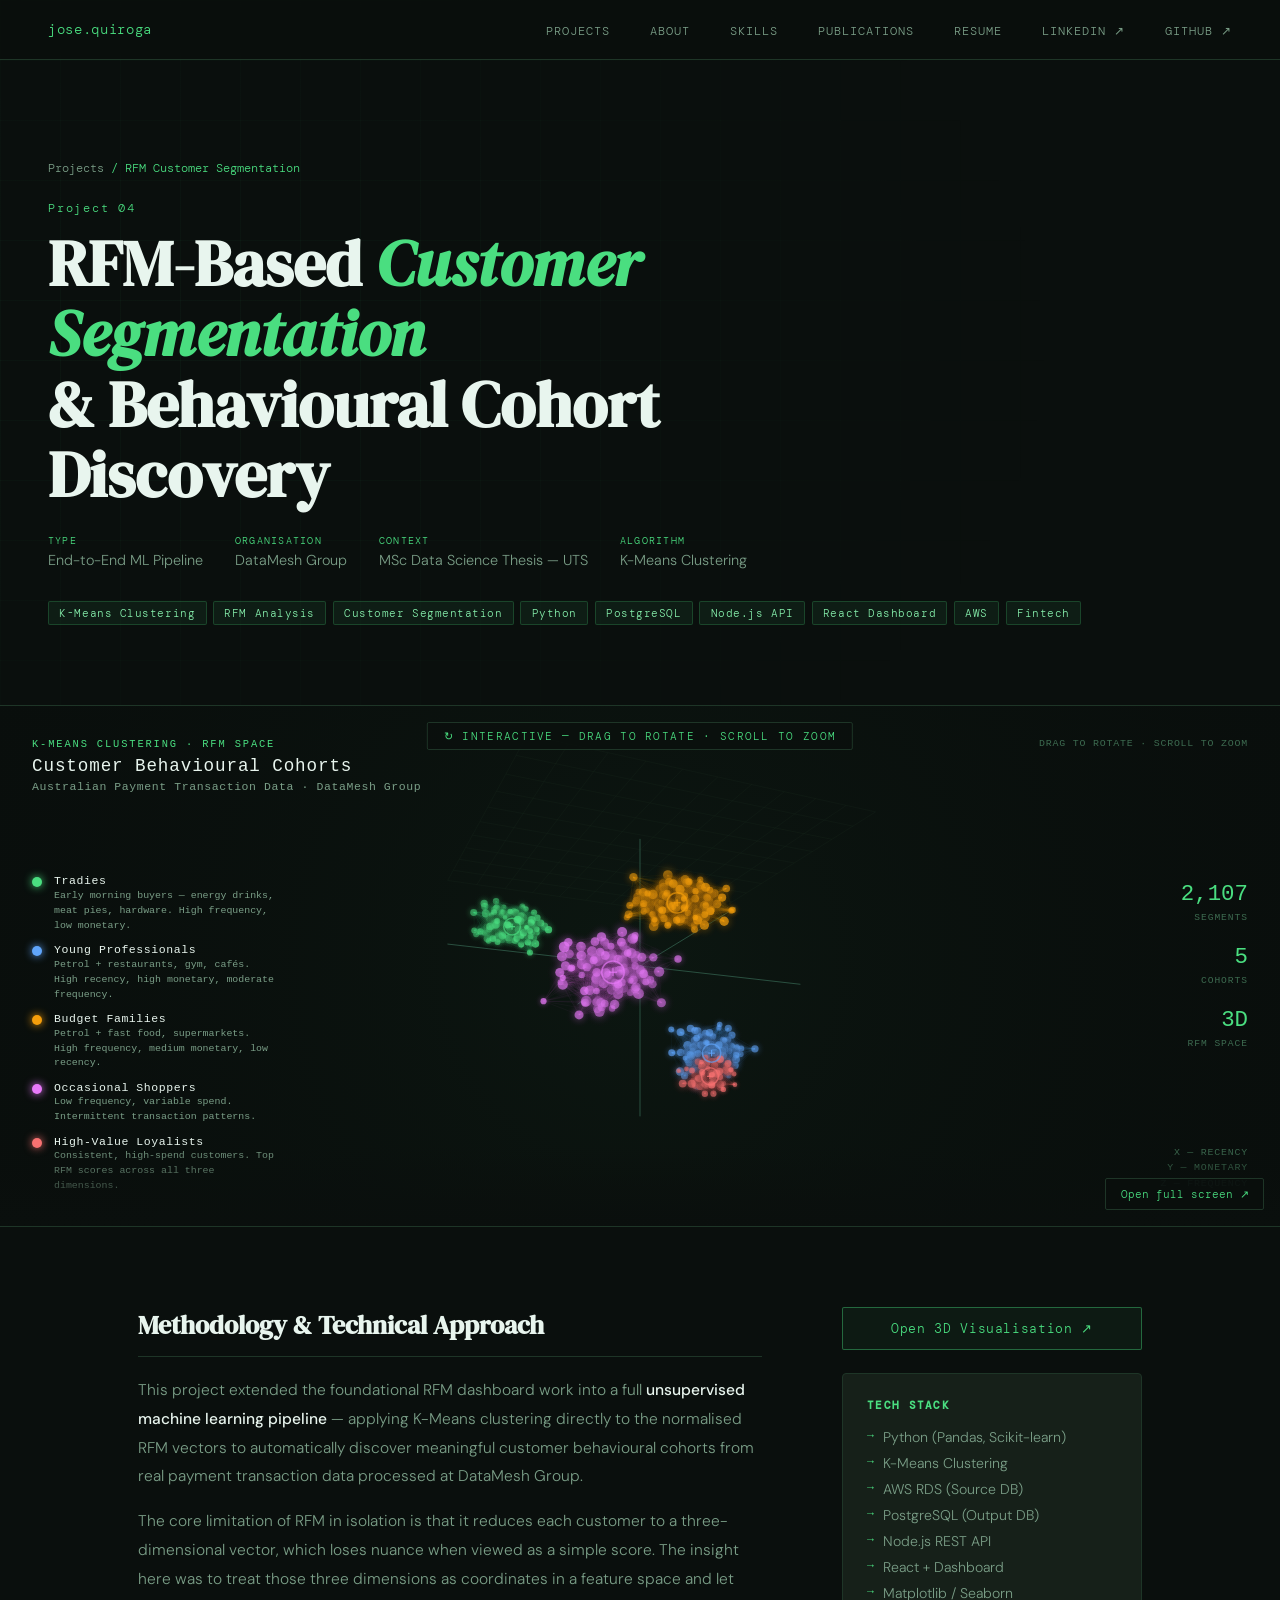
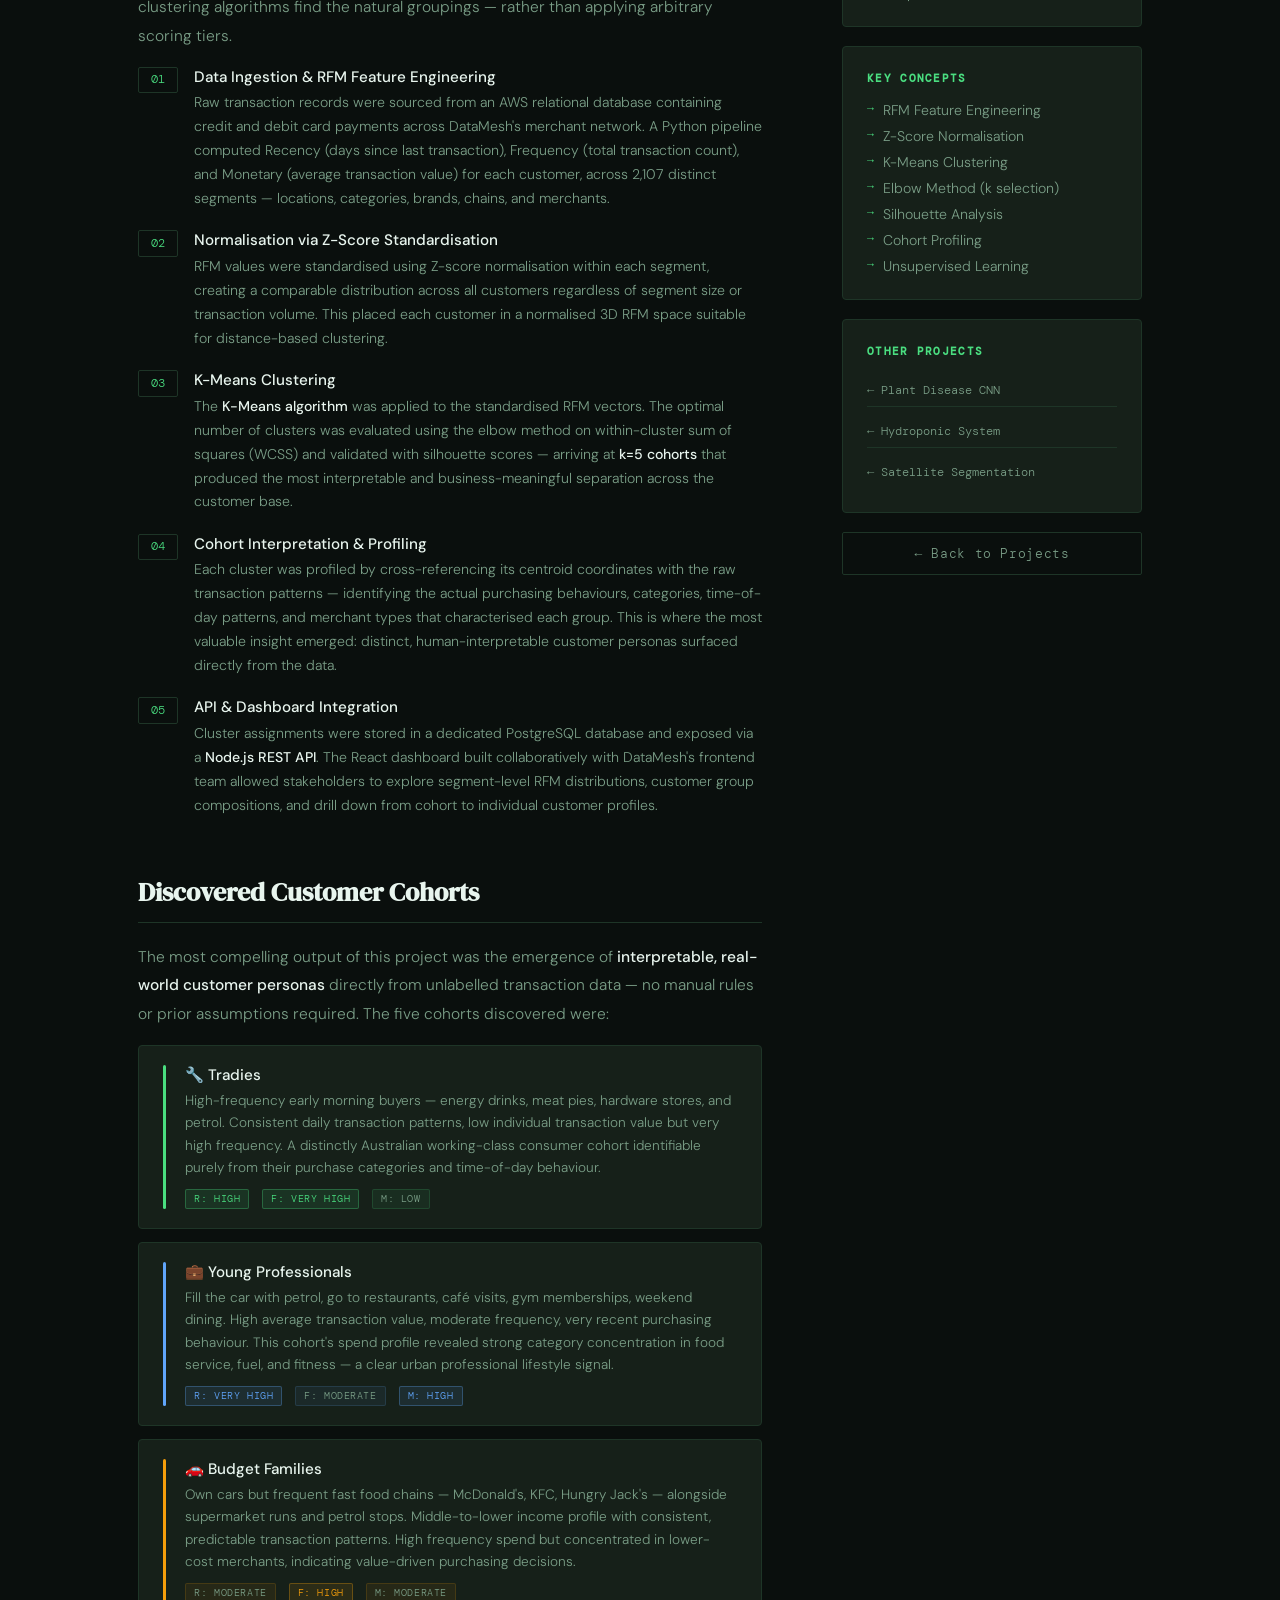
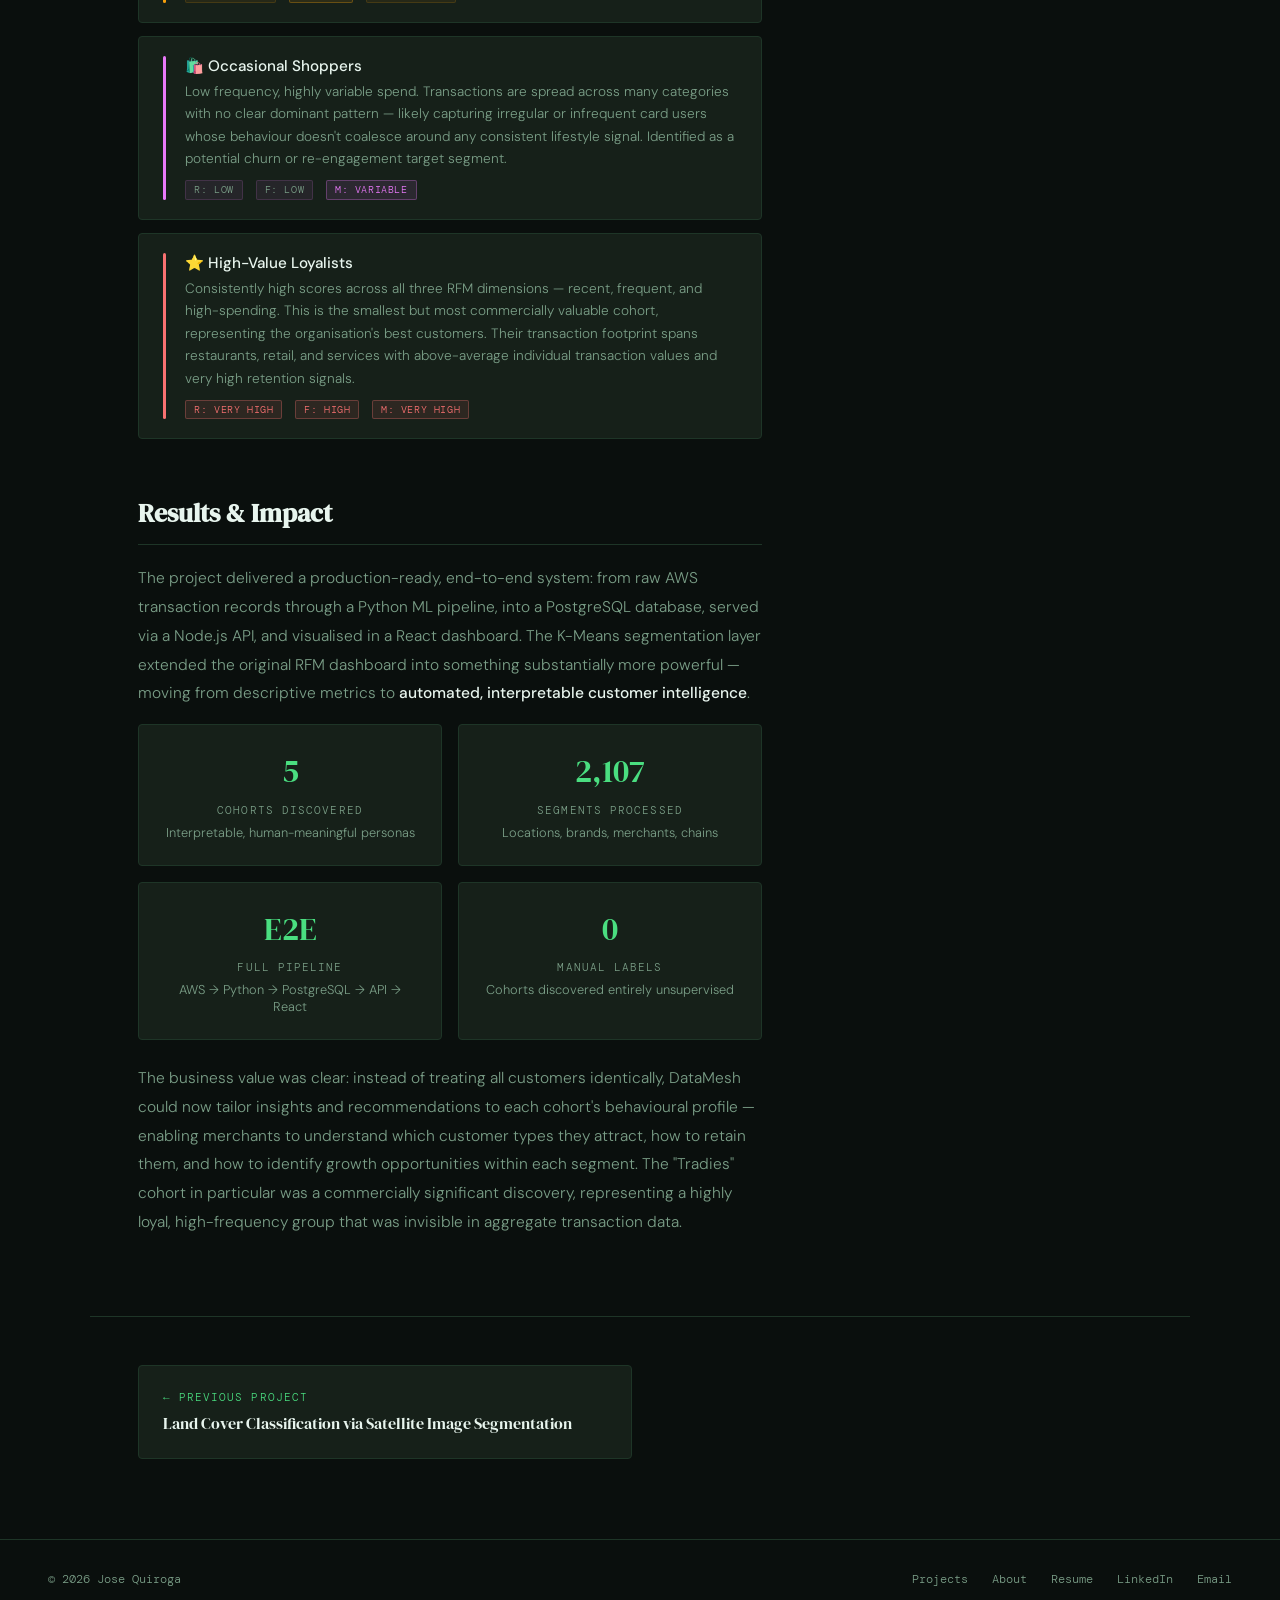
<file: projects/rfm-segmentation.html>
<!DOCTYPE html>
<html lang="en">
<head>
  <meta charset="UTF-8" />
  <meta name="viewport" content="width=device-width, initial-scale=1.0" />
  <title>RFM Customer Segmentation — Jose Quiroga</title>
  <meta name="description" content="End-to-end RFM customer segmentation pipeline with K-Means clustering — discovering behavioural cohorts from Australian payment transaction data." />
  <link rel="canonical" href="https://josefquiroga.github.io/projects/rfm-segmentation.html" />
  <meta name="theme-color" content="#0a0f0d" />
  <link rel="icon" href="../favicon.svg" type="image/svg+xml" />
  <meta property="og:type" content="website" />
  <meta property="og:title" content="RFM Customer Segmentation — Jose Quiroga" />
  <meta property="og:description" content="End-to-end RFM customer segmentation pipeline with K-Means clustering — discovering behavioural cohorts from Australian payment transaction data." />
  <meta property="og:url" content="https://josefquiroga.github.io/projects/rfm-segmentation.html" />
  <meta property="og:image" content="https://josefquiroga.github.io/images/og.png" />
  <meta name="twitter:card" content="summary_large_image" />
  <link rel="preconnect" href="https://fonts.googleapis.com" />
  <link rel="preconnect" href="https://fonts.gstatic.com" crossorigin />
  <link href="https://fonts.googleapis.com/css2?family=DM+Serif+Display:ital@0;1&family=DM+Mono:wght@300;400;500&family=DM+Sans:wght@300;400;500&display=swap" rel="stylesheet" />
  <link rel="stylesheet" href="../css/site.css" />
  <link rel="stylesheet" href="../css/project.css" />
  <style>

    /* HERO */
    .project-hero { padding: 10rem 3rem 5rem; border-bottom: 1px solid var(--border); position: relative; overflow: hidden; }
    .project-hero h1 { font-family: var(--serif); font-size: clamp(2.2rem,5vw,4rem); line-height: 1.1; color: var(--text); max-width: 820px; margin-bottom: 1.5rem; opacity:0; animation: fadeUp 0.7s 0.3s forwards; }

    /* INTERACTIVE VIZ BANNER */
    .viz-banner {
      position: relative; border-bottom: 1px solid var(--border); overflow: hidden;
    }
    .viz-banner iframe {
      width: 100%; height: 520px; border: none; display: block;
    }
    .viz-overlay {
      position: absolute; bottom: 0; left: 0; right: 0; height: 80px;
      background: linear-gradient(transparent, var(--bg));
      pointer-events: none;
    }
    .viz-label {
      position: absolute; top: 1rem; left: 50%; transform: translateX(-50%);
      font-family: var(--mono); font-size: 0.68rem; color: var(--accent);
      letter-spacing: 0.12em; text-transform: uppercase;
      background: rgba(10,15,13,0.75); padding: 0.35rem 1rem; border-radius: 2px;
      border: 1px solid var(--border); pointer-events: none;
    }

    .viz-full {
      position: absolute; bottom: 1rem; right: 1rem; z-index: 1;
      font-family: var(--mono); font-size: 0.68rem; color: var(--accent); text-decoration: none;
      background: rgba(10,15,13,0.85); padding: 0.5rem 0.9rem; border-radius: 2px; border: 1px solid var(--border);
    }
    .viz-full:hover { border-color: var(--accent); }
    /* LAYOUT */

    /* COHORT CARDS */
    .cohorts { display: flex; flex-direction: column; gap: 0.8rem; margin-top: 0.5rem; }
    .cohort-card {
      background: var(--card); border: 1px solid var(--border);
      border-radius: 4px; padding: 1.2rem 1.5rem;
      display: grid; grid-template-columns: 3px 1fr; gap: 1.2rem;
      transition: border-color 0.2s;
    }
    .cohort-card:hover { border-color: rgba(74,222,128,0.2); }
    .cohort-stripe { border-radius: 2px; }
    .cohort-body { }
    .cohort-name { font-size: 0.95rem; color: var(--text); font-weight: 500; margin-bottom: 0.3rem; }
    .cohort-desc { font-size: 0.85rem; color: var(--muted); line-height: 1.65; }
    .cohort-rfm { display: flex; gap: 0.8rem; margin-top: 0.6rem; flex-wrap: wrap; }
    .rfm-pill { font-family: var(--mono); font-size: 0.62rem; padding: 0.15rem 0.5rem; border-radius: 2px; letter-spacing: 0.06em; }

    .result-num { font-family: var(--serif); font-size: 2rem; color: var(--accent); display: block; margin-bottom: 0.3rem; }

    /* SIDEBAR */

    .btn-accent { border: 1px solid rgba(74,222,128,0.4); color: var(--accent); display: block; text-align: center; background: rgba(74,222,128,0.05); }
    .btn-accent:hover { background: rgba(74,222,128,0.12); }

    .project-nav { max-width: 1100px; margin: 0 auto; padding: 3rem 3rem 5rem; display: grid; grid-template-columns: 1fr 1fr; gap: 1rem; border-top: 1px solid var(--border); }

    @media (max-width: 900px) {
      .project-nav { grid-template-columns: 1fr; }
      .proj-nav-card.next { text-align: left; }
      .viz-banner iframe { height: 380px; }
      .viz-label { white-space: nowrap; font-size: 0.6rem; }
    }
    @media (max-width: 600px) {
      .viz-banner iframe { height: 300px; }
      .viz-label { display: none; }
    }
  </style>
</head>
<body>

  <a href="#main" class="skip-link">Skip to content</a>

  <nav>
    <a href="../index.html" class="nav-logo">jose.quiroga</a>
    <button class="nav-toggle" aria-label="Menu" aria-expanded="false" aria-controls="nav-links"><span></span><span></span><span></span></button>
    <ul class="nav-links" id="nav-links">
      <li><a href="../projects.html">Projects</a></li>
      <li><a href="../about.html">About</a></li>
      <li><a href="../skills.html">Skills</a></li>
      <li><a href="../publications.html">Publications</a></li>
      <li><a href="../resume.html">Resume</a></li>
      <li><a href="https://www.linkedin.com/in/josefquiroga/" target="_blank" rel="noopener">LinkedIn ↗</a></li>
      <li><a href="https://github.com/josefquiroga" target="_blank" rel="noopener">GitHub ↗</a></li>
    </ul>
  </nav>

  <div class="project-hero" id="main">
    <div class="hero-grid"></div>
    <p class="breadcrumb"><a href="../projects.html">Projects</a> <span>/ RFM Customer Segmentation</span></p>
    <p class="project-num">Project 04</p>
    <h1>RFM-Based <em>Customer Segmentation</em><br />& Behavioural Cohort Discovery</h1>
    <div class="hero-meta">
      <div class="meta-item"><span class="meta-label">Type</span><span class="meta-value">End-to-End ML Pipeline</span></div>
      <div class="meta-item"><span class="meta-label">Organisation</span><span class="meta-value">DataMesh Group</span></div>
      <div class="meta-item"><span class="meta-label">Context</span><span class="meta-value">MSc Data Science Thesis — UTS</span></div>
      <div class="meta-item"><span class="meta-label">Algorithm</span><span class="meta-value">K-Means Clustering</span></div>
    </div>
    <div class="hero-tags">
      <span class="tag">K-Means Clustering</span>
      <span class="tag">RFM Analysis</span>
      <span class="tag">Customer Segmentation</span>
      <span class="tag">Python</span>
      <span class="tag">PostgreSQL</span>
      <span class="tag">Node.js API</span>
      <span class="tag">React Dashboard</span>
      <span class="tag">AWS</span>
      <span class="tag">Fintech</span>
    </div>
  </div>

  <!-- INTERACTIVE 3D VIZ -->
  <div class="viz-banner">
    <span class="viz-label">↻ Interactive — drag to rotate · scroll to zoom</span>
    <iframe src="rfm-clusters.html" title="Interactive 3D K-Means Customer Cluster Visualisation" scrolling="no" loading="lazy"></iframe>
    <a href="rfm-clusters.html" class="viz-full">Open full screen ↗</a>
    <div class="viz-overlay"></div>
  </div>

  <div class="project-body">
    <div class="content">

      <div class="content-section reveal">
        <h2>Methodology & Technical Approach</h2>
        <p>
          This project extended the foundational RFM dashboard work into a full <strong>unsupervised machine learning pipeline</strong> — applying K-Means clustering directly to the normalised RFM vectors to automatically discover meaningful customer behavioural cohorts from real payment transaction data processed at DataMesh Group.
        </p>
        <p>
          The core limitation of RFM in isolation is that it reduces each customer to a three-dimensional vector, which loses nuance when viewed as a simple score. The insight here was to treat those three dimensions as coordinates in a feature space and let clustering algorithms find the natural groupings — rather than applying arbitrary scoring tiers.
        </p>

        <div class="steps">
          <div class="step">
            <span class="step-num">01</span>
            <div class="step-content">
              <h4>Data Ingestion & RFM Feature Engineering</h4>
              <p>Raw transaction records were sourced from an AWS relational database containing credit and debit card payments across DataMesh's merchant network. A Python pipeline computed Recency (days since last transaction), Frequency (total transaction count), and Monetary (average transaction value) for each customer, across 2,107 distinct segments — locations, categories, brands, chains, and merchants.</p>
            </div>
          </div>
          <div class="step">
            <span class="step-num">02</span>
            <div class="step-content">
              <h4>Normalisation via Z-Score Standardisation</h4>
              <p>RFM values were standardised using Z-score normalisation within each segment, creating a comparable distribution across all customers regardless of segment size or transaction volume. This placed each customer in a normalised 3D RFM space suitable for distance-based clustering.</p>
            </div>
          </div>
          <div class="step">
            <span class="step-num">03</span>
            <div class="step-content">
              <h4>K-Means Clustering</h4>
              <p>The <strong>K-Means algorithm</strong> was applied to the standardised RFM vectors. The optimal number of clusters was evaluated using the elbow method on within-cluster sum of squares (WCSS) and validated with silhouette scores — arriving at <strong>k=5 cohorts</strong> that produced the most interpretable and business-meaningful separation across the customer base.</p>
            </div>
          </div>
          <div class="step">
            <span class="step-num">04</span>
            <div class="step-content">
              <h4>Cohort Interpretation & Profiling</h4>
              <p>Each cluster was profiled by cross-referencing its centroid coordinates with the raw transaction patterns — identifying the actual purchasing behaviours, categories, time-of-day patterns, and merchant types that characterised each group. This is where the most valuable insight emerged: distinct, human-interpretable customer personas surfaced directly from the data.</p>
            </div>
          </div>
          <div class="step">
            <span class="step-num">05</span>
            <div class="step-content">
              <h4>API & Dashboard Integration</h4>
              <p>Cluster assignments were stored in a dedicated PostgreSQL database and exposed via a <strong>Node.js REST API</strong>. The React dashboard built collaboratively with DataMesh's frontend team allowed stakeholders to explore segment-level RFM distributions, customer group compositions, and drill down from cohort to individual customer profiles.</p>
            </div>
          </div>
        </div>
      </div>

      <div class="content-section reveal">
        <h2>Discovered Customer Cohorts</h2>
        <p>
          The most compelling output of this project was the emergence of <strong>interpretable, real-world customer personas</strong> directly from unlabelled transaction data — no manual rules or prior assumptions required. The five cohorts discovered were:
        </p>

        <div class="cohorts">
          <div class="cohort-card">
            <div class="cohort-stripe" style="background:#4ade80;"></div>
            <div class="cohort-body">
              <div class="cohort-name">🔧 Tradies</div>
              <div class="cohort-desc">High-frequency early morning buyers — energy drinks, meat pies, hardware stores, and petrol. Consistent daily transaction patterns, low individual transaction value but very high frequency. A distinctly Australian working-class consumer cohort identifiable purely from their purchase categories and time-of-day behaviour.</div>
              <div class="cohort-rfm">
                <span class="rfm-pill" style="background:rgba(74,222,128,0.1); color:#4ade80; border:1px solid rgba(74,222,128,0.3);">R: HIGH</span>
                <span class="rfm-pill" style="background:rgba(74,222,128,0.1); color:#4ade80; border:1px solid rgba(74,222,128,0.3);">F: VERY HIGH</span>
                <span class="rfm-pill" style="background:rgba(74,222,128,0.07); color:#7a9e87; border:1px solid rgba(74,222,128,0.15);">M: LOW</span>
              </div>
            </div>
          </div>

          <div class="cohort-card">
            <div class="cohort-stripe" style="background:#60a5fa;"></div>
            <div class="cohort-body">
              <div class="cohort-name">💼 Young Professionals</div>
              <div class="cohort-desc">Fill the car with petrol, go to restaurants, café visits, gym memberships, weekend dining. High average transaction value, moderate frequency, very recent purchasing behaviour. This cohort's spend profile revealed strong category concentration in food service, fuel, and fitness — a clear urban professional lifestyle signal.</div>
              <div class="cohort-rfm">
                <span class="rfm-pill" style="background:rgba(96,165,250,0.1); color:#60a5fa; border:1px solid rgba(96,165,250,0.3);">R: VERY HIGH</span>
                <span class="rfm-pill" style="background:rgba(96,165,250,0.07); color:#7a9e87; border:1px solid rgba(96,165,250,0.15);">F: MODERATE</span>
                <span class="rfm-pill" style="background:rgba(96,165,250,0.1); color:#60a5fa; border:1px solid rgba(96,165,250,0.3);">M: HIGH</span>
              </div>
            </div>
          </div>

          <div class="cohort-card">
            <div class="cohort-stripe" style="background:#f59e0b;"></div>
            <div class="cohort-body">
              <div class="cohort-name">🚗 Budget Families</div>
              <div class="cohort-desc">Own cars but frequent fast food chains — McDonald's, KFC, Hungry Jack's — alongside supermarket runs and petrol stops. Middle-to-lower income profile with consistent, predictable transaction patterns. High frequency spend but concentrated in lower-cost merchants, indicating value-driven purchasing decisions.</div>
              <div class="cohort-rfm">
                <span class="rfm-pill" style="background:rgba(245,158,11,0.07); color:#7a9e87; border:1px solid rgba(245,158,11,0.15);">R: MODERATE</span>
                <span class="rfm-pill" style="background:rgba(245,158,11,0.1); color:#f59e0b; border:1px solid rgba(245,158,11,0.3);">F: HIGH</span>
                <span class="rfm-pill" style="background:rgba(245,158,11,0.07); color:#7a9e87; border:1px solid rgba(245,158,11,0.15);">M: MODERATE</span>
              </div>
            </div>
          </div>

          <div class="cohort-card">
            <div class="cohort-stripe" style="background:#e879f9;"></div>
            <div class="cohort-body">
              <div class="cohort-name">🛍️ Occasional Shoppers</div>
              <div class="cohort-desc">Low frequency, highly variable spend. Transactions are spread across many categories with no clear dominant pattern — likely capturing irregular or infrequent card users whose behaviour doesn't coalesce around any consistent lifestyle signal. Identified as a potential churn or re-engagement target segment.</div>
              <div class="cohort-rfm">
                <span class="rfm-pill" style="background:rgba(232,121,249,0.07); color:#7a9e87; border:1px solid rgba(232,121,249,0.15);">R: LOW</span>
                <span class="rfm-pill" style="background:rgba(232,121,249,0.07); color:#7a9e87; border:1px solid rgba(232,121,249,0.15);">F: LOW</span>
                <span class="rfm-pill" style="background:rgba(232,121,249,0.1); color:#e879f9; border:1px solid rgba(232,121,249,0.3);">M: VARIABLE</span>
              </div>
            </div>
          </div>

          <div class="cohort-card">
            <div class="cohort-stripe" style="background:#f87171;"></div>
            <div class="cohort-body">
              <div class="cohort-name">⭐ High-Value Loyalists</div>
              <div class="cohort-desc">Consistently high scores across all three RFM dimensions — recent, frequent, and high-spending. This is the smallest but most commercially valuable cohort, representing the organisation's best customers. Their transaction footprint spans restaurants, retail, and services with above-average individual transaction values and very high retention signals.</div>
              <div class="cohort-rfm">
                <span class="rfm-pill" style="background:rgba(248,113,113,0.1); color:#f87171; border:1px solid rgba(248,113,113,0.3);">R: VERY HIGH</span>
                <span class="rfm-pill" style="background:rgba(248,113,113,0.1); color:#f87171; border:1px solid rgba(248,113,113,0.3);">F: HIGH</span>
                <span class="rfm-pill" style="background:rgba(248,113,113,0.1); color:#f87171; border:1px solid rgba(248,113,113,0.3);">M: VERY HIGH</span>
              </div>
            </div>
          </div>
        </div>
      </div>

      <div class="content-section reveal">
        <h2>Results & Impact</h2>
        <p>
          The project delivered a production-ready, end-to-end system: from raw AWS transaction records through a Python ML pipeline, into a PostgreSQL database, served via a Node.js API, and visualised in a React dashboard. The K-Means segmentation layer extended the original RFM dashboard into something substantially more powerful — moving from descriptive metrics to <strong>automated, interpretable customer intelligence</strong>.
        </p>
        <div class="results-grid">
          <div class="result-card">
            <span class="result-num">5</span>
            <span class="result-label">Cohorts Discovered</span>
            <span class="result-note">Interpretable, human-meaningful personas</span>
          </div>
          <div class="result-card">
            <span class="result-num">2,107</span>
            <span class="result-label">Segments Processed</span>
            <span class="result-note">Locations, brands, merchants, chains</span>
          </div>
          <div class="result-card">
            <span class="result-num">E2E</span>
            <span class="result-label">Full Pipeline</span>
            <span class="result-note">AWS → Python → PostgreSQL → API → React</span>
          </div>
          <div class="result-card">
            <span class="result-num">0</span>
            <span class="result-label">Manual Labels</span>
            <span class="result-note">Cohorts discovered entirely unsupervised</span>
          </div>
        </div>
        <p style="margin-top:1.5rem;">
          The business value was clear: instead of treating all customers identically, DataMesh could now tailor insights and recommendations to each cohort's behavioural profile — enabling merchants to understand which customer types they attract, how to retain them, and how to identify growth opportunities within each segment. The "Tradies" cohort in particular was a commercially significant discovery, representing a highly loyal, high-frequency group that was invisible in aggregate transaction data.
        </p>
      </div>

    </div>

    <!-- SIDEBAR -->
    <aside class="sidebar reveal">
      <a href="rfm-clusters.html" target="_blank" rel="noopener" class="btn btn-accent" style="margin-bottom:0.2rem;">Open 3D Visualisation ↗</a>
      <div class="sidebar-card">
        <h4>Tech Stack</h4>
        <ul>
          <li>Python (Pandas, Scikit-learn)</li>
          <li>K-Means Clustering</li>
          <li>AWS RDS (Source DB)</li>
          <li>PostgreSQL (Output DB)</li>
          <li>Node.js REST API</li>
          <li>React + Dashboard</li>
          <li>Matplotlib / Seaborn</li>
        </ul>
      </div>
      <div class="sidebar-card">
        <h4>Key Concepts</h4>
        <ul>
          <li>RFM Feature Engineering</li>
          <li>Z-Score Normalisation</li>
          <li>K-Means Clustering</li>
          <li>Elbow Method (k selection)</li>
          <li>Silhouette Analysis</li>
          <li>Cohort Profiling</li>
          <li>Unsupervised Learning</li>
        </ul>
      </div>
      <div class="sidebar-card">
        <h4>Other Projects</h4>
        <div class="sidebar-nav">
          <a href="plant-disease.html">← Plant Disease CNN</a>
          <a href="hydroponic.html">← Hydroponic System</a>
          <a href="satellite.html">← Satellite Segmentation</a>
        </div>
      </div>
      <a href="../projects.html" class="btn btn-outline">← Back to Projects</a>
    </aside>
  </div>

  <div class="project-nav">
    <a href="satellite.html" class="proj-nav-card">
      <span class="proj-nav-label">← Previous Project</span>
      <span class="proj-nav-title">Land Cover Classification via Satellite Image Segmentation</span>
    </a>
    <div></div>
  </div>

  <footer>
    <p>© 2026 Jose Quiroga</p>
    <div class="footer-links">
      <a href="../projects.html">Projects</a>
      <a href="../about.html">About</a>
      <a href="../resume.html">Resume</a>
      <a href="https://www.linkedin.com/in/josefquiroga/" target="_blank" rel="noopener">LinkedIn</a>
      <a href="mailto:josef.quiroga@gmail.com">Email</a>
    </div>
  </footer>

  <script src="../js/site.js" defer></script>
</body>
</html>
</file>
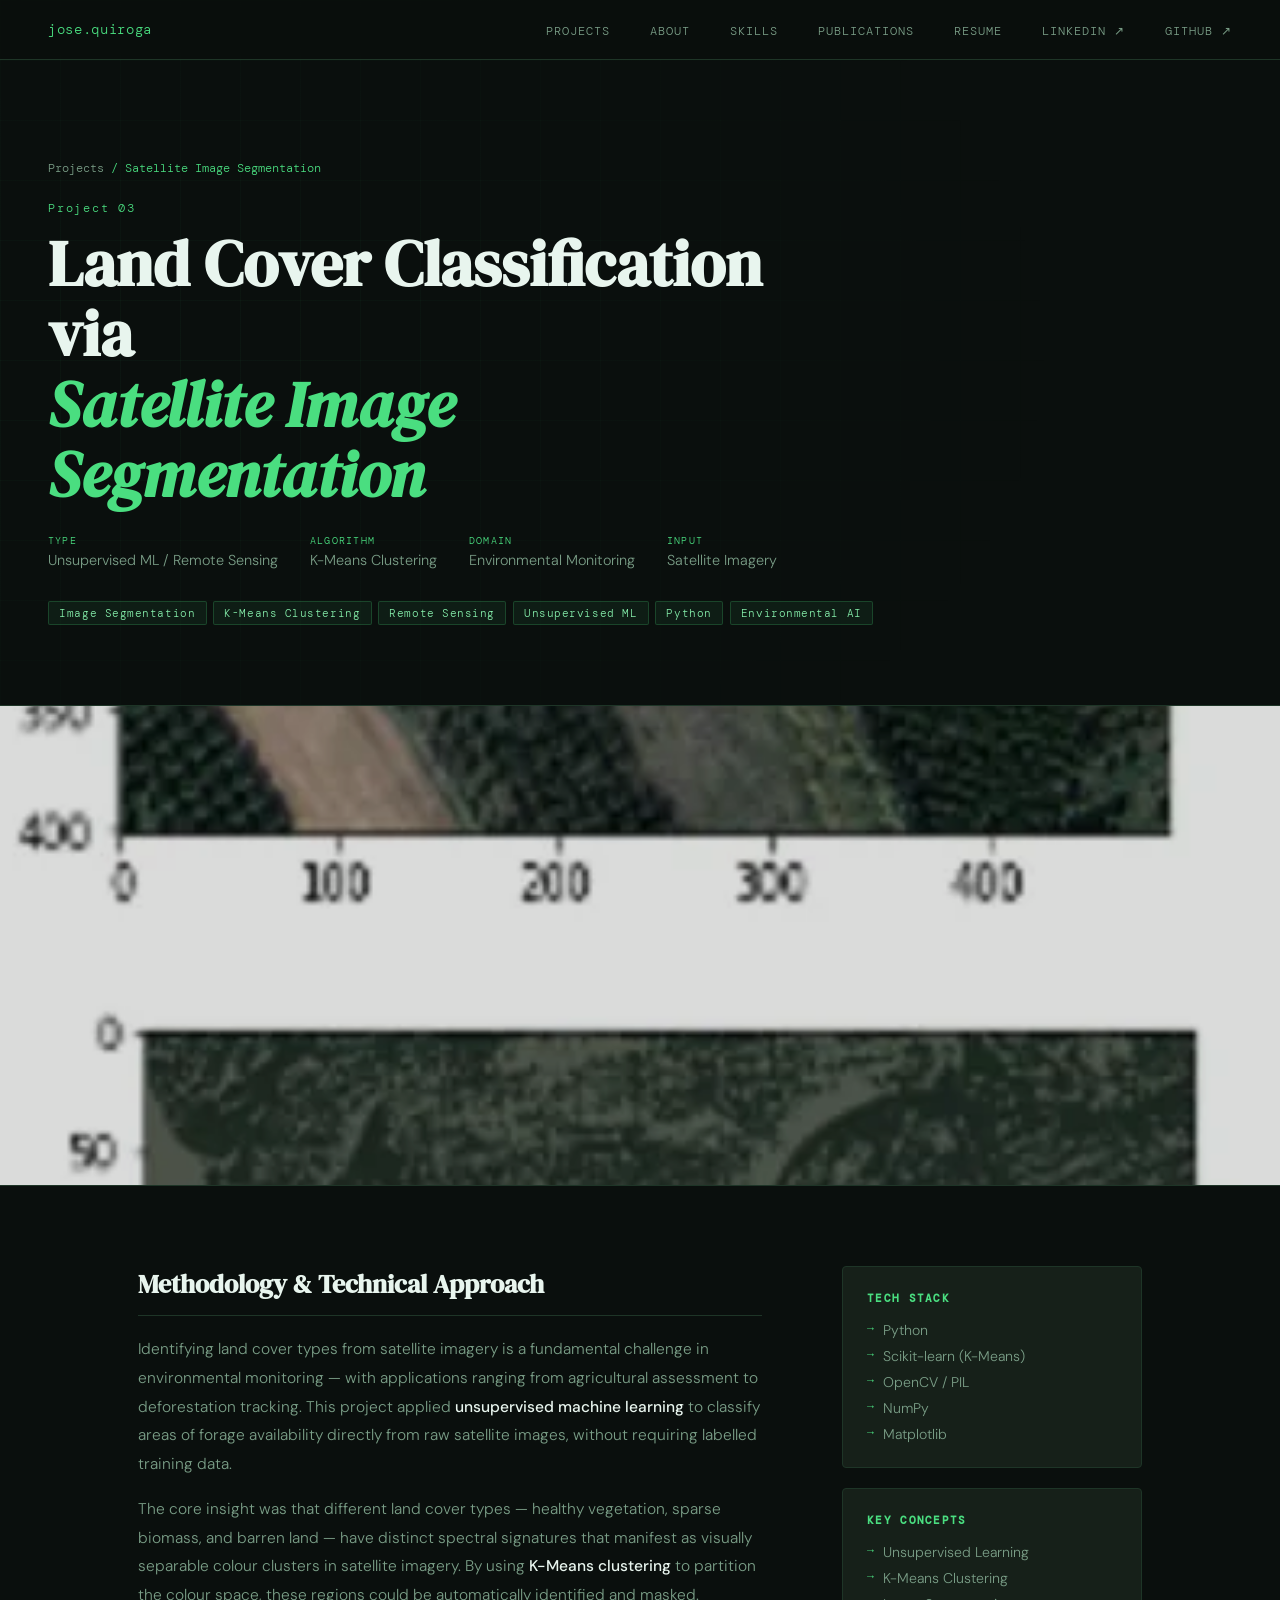
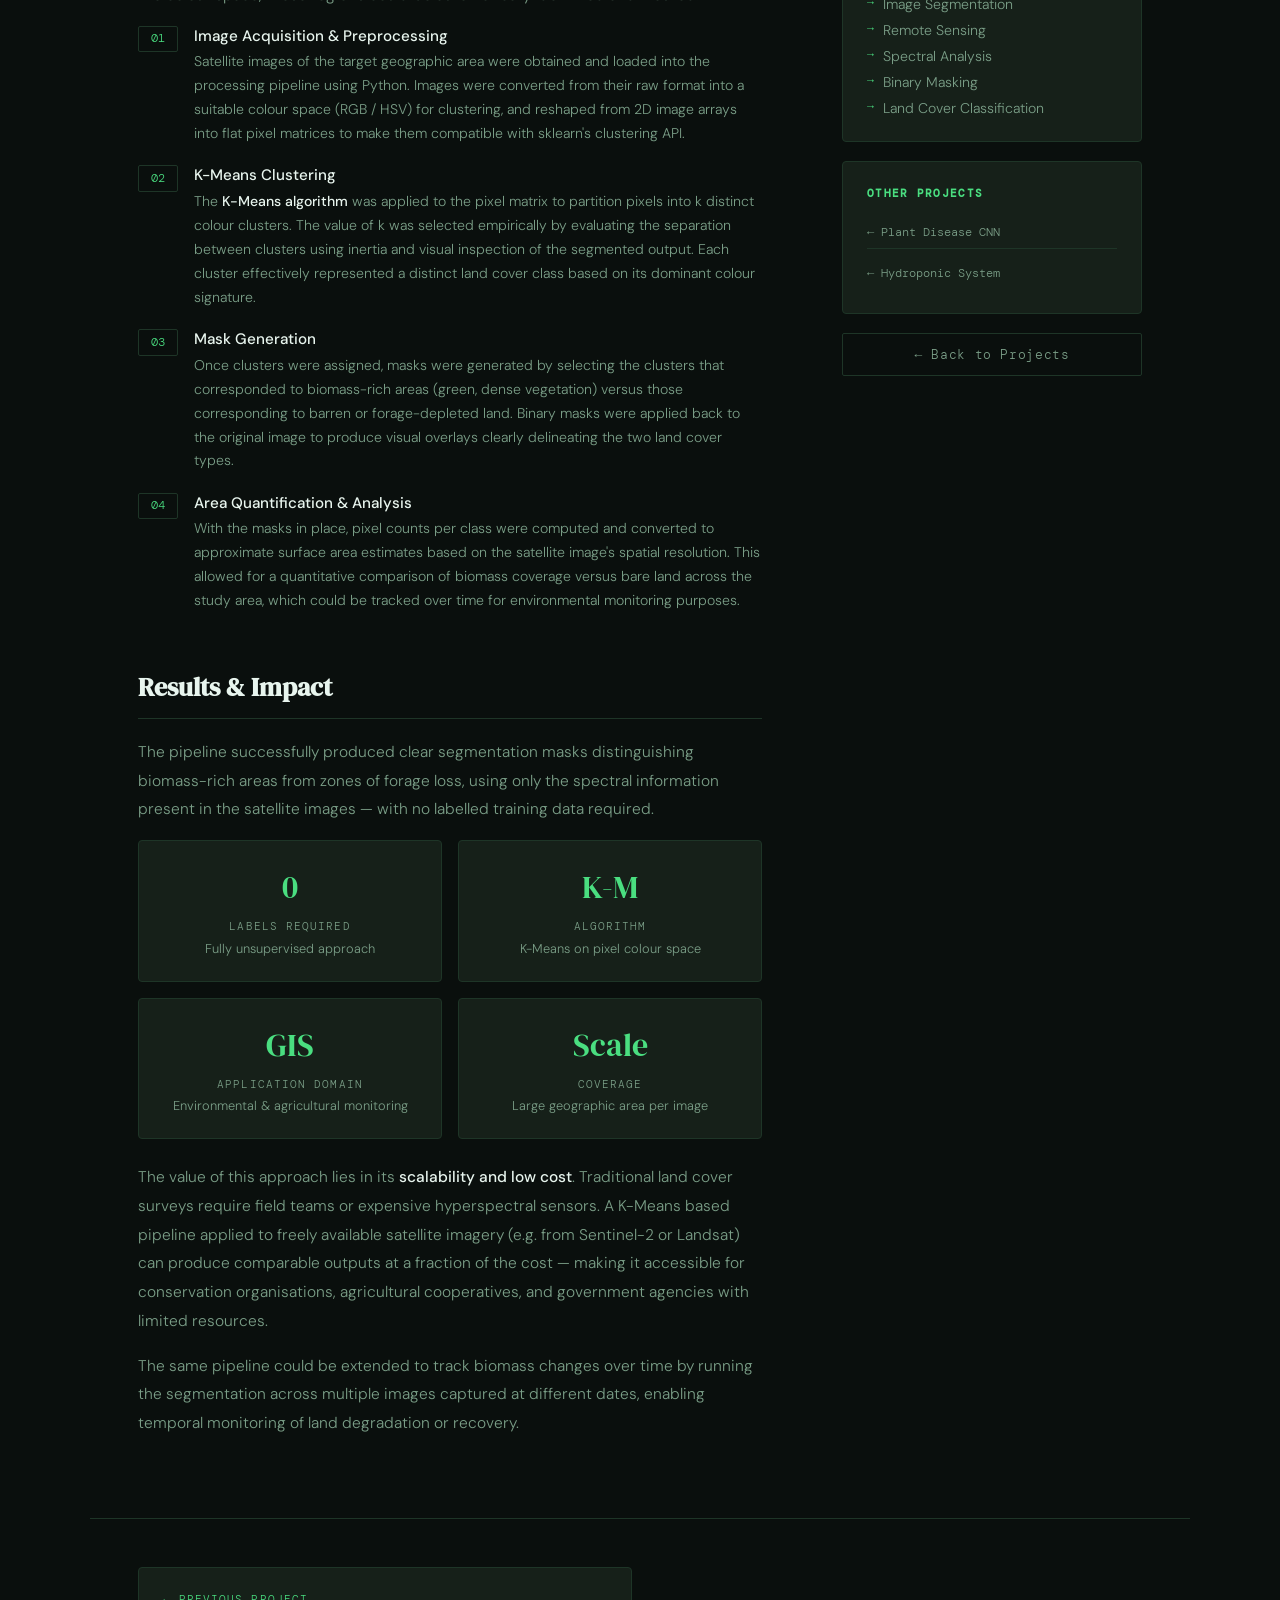
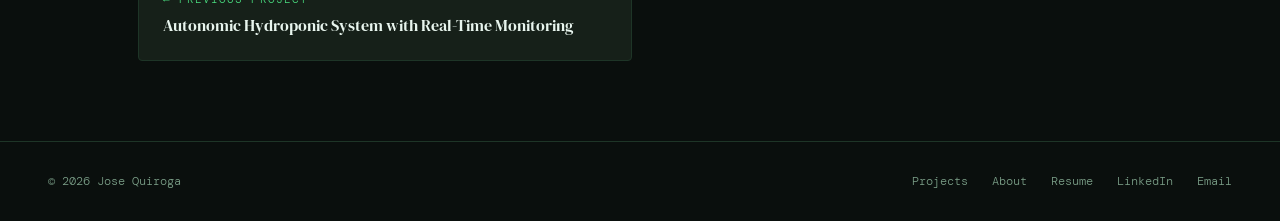
<file: projects/satellite.html>
<!DOCTYPE html>
<html lang="en">
<head>
  <meta charset="UTF-8" />
  <meta name="viewport" content="width=device-width, initial-scale=1.0" />
  <title>Satellite Image Segmentation — Jose Quiroga</title>
  <meta name="description" content="Land cover classification via satellite image segmentation using K-Means clustering — Jose Quiroga." />
  <link rel="canonical" href="https://josefquiroga.github.io/projects/satellite.html" />
  <meta name="theme-color" content="#0a0f0d" />
  <link rel="icon" href="../favicon.svg" type="image/svg+xml" />
  <meta property="og:type" content="website" />
  <meta property="og:title" content="Satellite Image Segmentation — Jose Quiroga" />
  <meta property="og:description" content="Land cover classification via satellite image segmentation using K-Means clustering — Jose Quiroga." />
  <meta property="og:url" content="https://josefquiroga.github.io/projects/satellite.html" />
  <meta property="og:image" content="https://josefquiroga.github.io/images/og.png" />
  <meta name="twitter:card" content="summary_large_image" />
  <link rel="preconnect" href="https://fonts.googleapis.com" />
  <link rel="preconnect" href="https://fonts.gstatic.com" crossorigin />
  <link href="https://fonts.googleapis.com/css2?family=DM+Serif+Display:ital@0;1&family=DM+Mono:wght@300;400;500&family=DM+Sans:wght@300;400;500&display=swap" rel="stylesheet" />
  <link rel="stylesheet" href="../css/site.css" />
  <link rel="stylesheet" href="../css/project.css" />
  <style>

    .project-hero { padding: 10rem 3rem 5rem; border-bottom: 1px solid var(--border); position: relative; overflow: hidden; }
    .project-hero h1 { font-family: var(--serif); font-size: clamp(2.2rem,5vw,4rem); line-height: 1.1; color: var(--text); max-width: 780px; margin-bottom: 1.5rem; opacity:0; animation: fadeUp 0.7s 0.3s forwards; }

    .result-num { font-family: var(--serif); font-size: 2rem; color: var(--accent); display: block; margin-bottom: 0.3rem; }

    .project-nav { max-width: 1100px; margin: 0 auto; padding: 3rem 3rem 5rem; display: grid; grid-template-columns: 1fr 1fr; gap: 1rem; border-top: 1px solid var(--border); }

    @media (max-width: 900px) {
      .project-nav { grid-template-columns: 1fr; }
      .proj-nav-card.next { text-align: left; }
    }
  </style>
</head>
<body>

  <a href="#main" class="skip-link">Skip to content</a>

  <nav>
    <a href="../index.html" class="nav-logo">jose.quiroga</a>
    <button class="nav-toggle" aria-label="Menu" aria-expanded="false" aria-controls="nav-links"><span></span><span></span><span></span></button>
    <ul class="nav-links" id="nav-links">
      <li><a href="../projects.html">Projects</a></li>
      <li><a href="../about.html">About</a></li>
      <li><a href="../skills.html">Skills</a></li>
      <li><a href="../publications.html">Publications</a></li>
      <li><a href="../resume.html">Resume</a></li>
      <li><a href="https://www.linkedin.com/in/josefquiroga/" target="_blank" rel="noopener">LinkedIn ↗</a></li>
      <li><a href="https://github.com/josefquiroga" target="_blank" rel="noopener">GitHub ↗</a></li>
    </ul>
  </nav>

  <div class="project-hero" id="main">
    <div class="hero-grid"></div>
    <p class="breadcrumb"><a href="../projects.html">Projects</a> <span>/ Satellite Image Segmentation</span></p>
    <p class="project-num">Project 03</p>
    <h1>Land Cover Classification via<br /><em>Satellite Image Segmentation</em></h1>
    <div class="hero-meta">
      <div class="meta-item"><span class="meta-label">Type</span><span class="meta-value">Unsupervised ML / Remote Sensing</span></div>
      <div class="meta-item"><span class="meta-label">Algorithm</span><span class="meta-value">K-Means Clustering</span></div>
      <div class="meta-item"><span class="meta-label">Domain</span><span class="meta-value">Environmental Monitoring</span></div>
      <div class="meta-item"><span class="meta-label">Input</span><span class="meta-value">Satellite Imagery</span></div>
    </div>
    <div class="hero-tags">
      <span class="tag">Image Segmentation</span>
      <span class="tag">K-Means Clustering</span>
      <span class="tag">Remote Sensing</span>
      <span class="tag">Unsupervised ML</span>
      <span class="tag">Python</span>
      <span class="tag">Environmental AI</span>
    </div>
  </div>


  <div style="width:100%; max-height:480px; overflow:hidden; border-bottom:1px solid var(--border);">
    <img src="../images/pic07.webp" alt="Satellite image segmentation — land cover classification" class="hero-img" width="396" height="720" decoding="async" />
  </div>
  <div class="project-body">
    <div class="content">

      <div class="content-section reveal">
        <h2>Methodology & Technical Approach</h2>
        <p>
          Identifying land cover types from satellite imagery is a fundamental challenge in environmental monitoring — with applications ranging from agricultural assessment to deforestation tracking. This project applied <strong>unsupervised machine learning</strong> to classify areas of forage availability directly from raw satellite images, without requiring labelled training data.
        </p>
        <p>
          The core insight was that different land cover types — healthy vegetation, sparse biomass, and barren land — have distinct spectral signatures that manifest as visually separable colour clusters in satellite imagery. By using <strong>K-Means clustering</strong> to partition the colour space, these regions could be automatically identified and masked.
        </p>
        <div class="steps">
          <div class="step">
            <span class="step-num">01</span>
            <div class="step-content">
              <h4>Image Acquisition & Preprocessing</h4>
              <p>Satellite images of the target geographic area were obtained and loaded into the processing pipeline using Python. Images were converted from their raw format into a suitable colour space (RGB / HSV) for clustering, and reshaped from 2D image arrays into flat pixel matrices to make them compatible with sklearn's clustering API.</p>
            </div>
          </div>
          <div class="step">
            <span class="step-num">02</span>
            <div class="step-content">
              <h4>K-Means Clustering</h4>
              <p>The <strong>K-Means algorithm</strong> was applied to the pixel matrix to partition pixels into k distinct colour clusters. The value of k was selected empirically by evaluating the separation between clusters using inertia and visual inspection of the segmented output. Each cluster effectively represented a distinct land cover class based on its dominant colour signature.</p>
            </div>
          </div>
          <div class="step">
            <span class="step-num">03</span>
            <div class="step-content">
              <h4>Mask Generation</h4>
              <p>Once clusters were assigned, masks were generated by selecting the clusters that corresponded to biomass-rich areas (green, dense vegetation) versus those corresponding to barren or forage-depleted land. Binary masks were applied back to the original image to produce visual overlays clearly delineating the two land cover types.</p>
            </div>
          </div>
          <div class="step">
            <span class="step-num">04</span>
            <div class="step-content">
              <h4>Area Quantification & Analysis</h4>
              <p>With the masks in place, pixel counts per class were computed and converted to approximate surface area estimates based on the satellite image's spatial resolution. This allowed for a quantitative comparison of biomass coverage versus bare land across the study area, which could be tracked over time for environmental monitoring purposes.</p>
            </div>
          </div>
        </div>
      </div>

      <div class="content-section reveal">
        <h2>Results & Impact</h2>
        <p>
          The pipeline successfully produced clear segmentation masks distinguishing biomass-rich areas from zones of forage loss, using only the spectral information present in the satellite images — with no labelled training data required.
        </p>
        <div class="results-grid">
          <div class="result-card">
            <span class="result-num">0</span>
            <span class="result-label">Labels Required</span>
            <span class="result-note">Fully unsupervised approach</span>
          </div>
          <div class="result-card">
            <span class="result-num">K-M</span>
            <span class="result-label">Algorithm</span>
            <span class="result-note">K-Means on pixel colour space</span>
          </div>
          <div class="result-card">
            <span class="result-num">GIS</span>
            <span class="result-label">Application Domain</span>
            <span class="result-note">Environmental & agricultural monitoring</span>
          </div>
          <div class="result-card">
            <span class="result-num">Scale</span>
            <span class="result-label">Coverage</span>
            <span class="result-note">Large geographic area per image</span>
          </div>
        </div>
        <p style="margin-top: 1.5rem;">
          The value of this approach lies in its <strong>scalability and low cost</strong>. Traditional land cover surveys require field teams or expensive hyperspectral sensors. A K-Means based pipeline applied to freely available satellite imagery (e.g. from Sentinel-2 or Landsat) can produce comparable outputs at a fraction of the cost — making it accessible for conservation organisations, agricultural cooperatives, and government agencies with limited resources.
        </p>
        <p>
          The same pipeline could be extended to track biomass changes over time by running the segmentation across multiple images captured at different dates, enabling temporal monitoring of land degradation or recovery.
        </p>
      </div>

    </div>

    <aside class="sidebar reveal">
      <div class="sidebar-card">
        <h4>Tech Stack</h4>
        <ul>
          <li>Python</li>
          <li>Scikit-learn (K-Means)</li>
          <li>OpenCV / PIL</li>
          <li>NumPy</li>
          <li>Matplotlib</li>
        </ul>
      </div>
      <div class="sidebar-card">
        <h4>Key Concepts</h4>
        <ul>
          <li>Unsupervised Learning</li>
          <li>K-Means Clustering</li>
          <li>Image Segmentation</li>
          <li>Remote Sensing</li>
          <li>Spectral Analysis</li>
          <li>Binary Masking</li>
          <li>Land Cover Classification</li>
        </ul>
      </div>
      <div class="sidebar-card">
        <h4>Other Projects</h4>
        <div class="sidebar-nav">
          <a href="plant-disease.html">← Plant Disease CNN</a>
          <a href="hydroponic.html">← Hydroponic System</a>
        </div>
      </div>
      <a href="../projects.html" class="btn btn-outline">← Back to Projects</a>
    </aside>
  </div>

  <div class="project-nav">
    <a href="hydroponic.html" class="proj-nav-card">
      <span class="proj-nav-label">← Previous Project</span>
      <span class="proj-nav-title">Autonomic Hydroponic System with Real-Time Monitoring</span>
    </a>
    <div></div>
  </div>

  <footer>
    <p>© 2026 Jose Quiroga</p>
    <div class="footer-links">
      <a href="../projects.html">Projects</a>
      <a href="../about.html">About</a>
      <a href="../resume.html">Resume</a>
      <a href="https://www.linkedin.com/in/josefquiroga/" target="_blank" rel="noopener">LinkedIn</a>
      <a href="mailto:josef.quiroga@gmail.com">Email</a>
    </div>
  </footer>

  <script src="../js/site.js" defer></script>
</body>
</file>
<file: css/site.css>
/* Shared styles for every page. Page-specific rules stay in each page's <style>. */
:root {
  --bg: #0a0f0d; --surface: #111a15; --card: #162019;
  --accent: #4ade80; --accent2: #86efac; --text: #e8f5ee;
  --muted: #7a9e87; --border: #1e3527;
  --serif: 'DM Serif Display', serif; --mono: 'DM Mono', monospace; --sans: 'DM Sans', sans-serif;
  --nav-h: 3.6rem;
}
*, *::before, *::after { box-sizing: border-box; margin: 0; padding: 0; }
html { scroll-behavior: smooth; scroll-padding-top: 5rem; -webkit-text-size-adjust: 100%; }
body { background: var(--bg); color: var(--text); font-family: var(--sans); font-weight: 300; overflow-x: hidden; }
img, iframe, video { max-width: 100%; }
a[href^="mailto:"], .contact-item a { overflow-wrap: anywhere; }

/* ─── ACCESSIBILITY ─── */
.skip-link { position: absolute; left: 1rem; top: -3rem; z-index: 200; background: var(--accent); color: var(--bg); font-family: var(--mono); font-size: 0.8rem; padding: 0.6rem 1rem; border-radius: 2px; text-decoration: none; transition: top 0.2s; }
.skip-link:focus { top: 1rem; }
:focus-visible { outline: 2px solid var(--accent); outline-offset: 3px; border-radius: 2px; }

/* ─── NAV ─── */
nav { position: fixed; top: 0; left: 0; right: 0; z-index: 100; display: flex; justify-content: space-between; align-items: center; padding: 1.2rem 3rem; background: rgba(10,15,13,0.88); backdrop-filter: blur(12px); -webkit-backdrop-filter: blur(12px); border-bottom: 1px solid var(--border); }
.nav-logo { font-family: var(--mono); font-size: 0.85rem; color: var(--accent); letter-spacing: 0.05em; text-decoration: none; }
.nav-links { display: flex; gap: 2.5rem; list-style: none; }
.nav-links a { font-family: var(--mono); font-size: 0.78rem; color: var(--muted); text-decoration: none; letter-spacing: 0.08em; text-transform: uppercase; transition: color 0.2s; }
.nav-links a:hover, .nav-links a.active { color: var(--accent); }

.nav-toggle { display: none; width: 44px; height: 44px; margin: -0.6rem -0.6rem -0.6rem 0; background: none; border: 0; cursor: pointer; position: relative; }
.nav-toggle span { position: absolute; left: 12px; right: 12px; height: 1.5px; background: var(--accent); transition: transform 0.25s, opacity 0.2s; }
.nav-toggle span:nth-child(1) { top: 15px; }
.nav-toggle span:nth-child(2) { top: 21px; }
.nav-toggle span:nth-child(3) { top: 27px; }
.nav-toggle[aria-expanded="true"] span:nth-child(1) { transform: translateY(6px) rotate(45deg); }
.nav-toggle[aria-expanded="true"] span:nth-child(2) { opacity: 0; }
.nav-toggle[aria-expanded="true"] span:nth-child(3) { transform: translateY(-6px) rotate(-45deg); }

.hero-grid { position: absolute; inset: 0; background-image: linear-gradient(rgba(74,222,128,0.04) 1px, transparent 1px), linear-gradient(90deg, rgba(74,222,128,0.04) 1px, transparent 1px); background-size: 60px 60px; mask-image: radial-gradient(ellipse 70% 80% at 15% 50%, black, transparent); pointer-events: none; }

/* ─── ROLE TAGS (homepage + projects) ─── */
.role-tags { display: flex; flex-wrap: wrap; gap: 0.5rem; }
.role-tag { font-family: var(--mono); font-size: 0.68rem; letter-spacing: 0.08em; text-transform: uppercase; padding: 0.25rem 0.55rem; border-radius: 2px; }
.role-ds { background: #1b3a26; color: #86efac; }
.role-de { background: #3a2a14; color: #fcd34d; }
.role-da { background: #1b2b3a; color: #93c5fd; }
.role-rs { background: #2e1f3a; color: #d8b4fe; }

/* ─── FOOTER ─── */
footer { border-top: 1px solid var(--border); padding: 2rem 3rem; display: flex; justify-content: space-between; align-items: center; gap: 1rem; }
footer p { font-family: var(--mono); font-size: 0.72rem; color: var(--muted); }
.footer-links { display: flex; gap: 1.5rem; flex-wrap: wrap; justify-content: center; }
.footer-links a { font-family: var(--mono); font-size: 0.72rem; color: var(--muted); text-decoration: none; transition: color 0.2s; }
.footer-links a:hover { color: var(--accent); }

/* ─── ANIMATION ─── */
.reveal { opacity: 0; transform: translateY(20px); transition: opacity 0.6s, transform 0.6s; }
.reveal.visible { opacity: 1; transform: none; }
@keyframes fadeUp { from { opacity:0; transform: translateY(18px); } to { opacity:1; transform: none; } }

@media (prefers-reduced-motion: reduce) {
  html { scroll-behavior: auto; }
  *, *::before, *::after { animation-duration: 0.01ms !important; animation-delay: 0s !important; transition-duration: 0.01ms !important; }
  .reveal { opacity: 1; transform: none; }
}

/* ─── RESPONSIVE ─── */
@media (max-width: 900px) {
  nav { padding: 1rem 1.5rem; }
  .nav-toggle { display: block; }
  .nav-links {
    position: absolute; top: 100%; left: 0; right: 0;
    flex-direction: column; gap: 0;
    padding: 0.5rem 1.5rem 1rem;
    background: var(--bg); border-bottom: 1px solid var(--border);
    visibility: hidden; opacity: 0; transform: translateY(-8px);
    transition: opacity 0.2s, transform 0.2s, visibility 0.2s;
  }
  .nav-links.open { visibility: visible; opacity: 1; transform: none; }
  .nav-links li { border-bottom: 1px solid var(--border); }
  .nav-links li:last-child { border-bottom: 0; }
  .nav-links a { display: block; padding: 0.95rem 0; font-size: 0.85rem; }
  footer { flex-direction: column; text-align: center; padding: 2rem 1.5rem; }
}
</file>
<file: css/project.css>
/* Shared styles for pages under projects/. Loaded after site.css. */
.breadcrumb { font-family: var(--mono); font-size: 0.73rem; color: var(--muted); margin-bottom: 1.5rem; opacity:0; animation: fadeUp 0.6s 0.1s forwards; }
.breadcrumb a { color: var(--muted); text-decoration: none; transition: color 0.2s; }
.breadcrumb a:hover { color: var(--accent); }
.breadcrumb span { color: var(--accent); }
.project-num { font-family: var(--mono); font-size: 0.73rem; color: var(--accent); letter-spacing: 0.15em; margin-bottom: 0.8rem; opacity:0; animation: fadeUp 0.6s 0.2s forwards; }
.project-hero h1 em { font-style: italic; color: var(--accent); }
.hero-meta { display: flex; gap: 2rem; flex-wrap: wrap; opacity:0; animation: fadeUp 0.7s 0.5s forwards; }
.meta-item { display: flex; flex-direction: column; gap: 0.25rem; }
.meta-label { font-family: var(--mono); font-size: 0.65rem; color: var(--accent); letter-spacing: 0.12em; text-transform: uppercase; }
.meta-value { font-size: 0.9rem; color: var(--muted); }
.hero-tags { display: flex; gap: 0.4rem; flex-wrap: wrap; margin-top: 2rem; opacity:0; animation: fadeUp 0.7s 0.7s forwards; }
.tag { font-family: var(--mono); font-size: 0.68rem; padding: 0.25rem 0.65rem; background: rgba(74,222,128,0.07); border: 1px solid rgba(74,222,128,0.2); border-radius: 2px; color: var(--accent2); letter-spacing: 0.05em; }
.project-body { max-width: 1100px; margin: 0 auto; padding: 5rem 3rem; display: grid; grid-template-columns: 1fr 300px; gap: 5rem; align-items: start; }
.content { display: flex; flex-direction: column; gap: 3.5rem; }
.content-section h2 { font-family: var(--serif); font-size: 1.6rem; color: var(--text); margin-bottom: 1.2rem; padding-bottom: 0.8rem; border-bottom: 1px solid var(--border); }
.content-section p { color: var(--muted); line-height: 1.85; font-size: 0.97rem; margin-bottom: 1rem; }
.content-section p:last-child { margin-bottom: 0; }
.content-section p strong { color: var(--text); font-weight: 500; }
.steps { display: flex; flex-direction: column; gap: 1.2rem; margin-top: 0.5rem; }
.step { display: grid; grid-template-columns: 2.5rem 1fr; gap: 1rem; align-items: start; }
.step-num { font-family: var(--mono); font-size: 0.72rem; color: var(--accent); border: 1px solid var(--border); border-radius: 2px; padding: 0.3rem 0.5rem; text-align: center; }
.step-content h4 { font-size: 0.95rem; color: var(--text); font-weight: 500; margin-bottom: 0.3rem; }
.step-content p { color: var(--muted); font-size: 0.88rem; line-height: 1.7; margin: 0; }
.results-grid { display: grid; grid-template-columns: repeat(2, 1fr); gap: 1rem; margin-top: 1rem; }
.result-card { background: var(--card); border: 1px solid var(--border); border-radius: 4px; padding: 1.5rem; text-align: center; }
.result-label { font-family: var(--mono); font-size: 0.68rem; color: var(--muted); letter-spacing: 0.1em; text-transform: uppercase; }
.result-note { font-size: 0.8rem; color: var(--muted); margin-top: 0.3rem; display: block; }
.sidebar { display: flex; flex-direction: column; gap: 1.2rem; position: sticky; top: 6rem; }
.sidebar-card { background: var(--card); border: 1px solid var(--border); border-radius: 4px; padding: 1.5rem; }
.sidebar-card h4 { font-family: var(--mono); font-size: 0.68rem; color: var(--accent); letter-spacing: 0.12em; text-transform: uppercase; margin-bottom: 1rem; }
.sidebar-card ul { list-style: none; display: flex; flex-direction: column; gap: 0.5rem; }
.sidebar-card ul li { font-size: 0.88rem; color: var(--muted); padding-left: 1rem; position: relative; }
.sidebar-card ul li::before { content: '→'; position: absolute; left: 0; color: var(--accent); font-family: var(--mono); font-size: 0.72rem; }
.sidebar-nav { display: flex; flex-direction: column; gap: 0.5rem; }
.sidebar-nav a { font-family: var(--mono); font-size: 0.75rem; color: var(--muted); text-decoration: none; padding: 0.5rem 0; border-bottom: 1px solid var(--border); transition: color 0.2s; }
.sidebar-nav a:last-child { border-bottom: none; }
.sidebar-nav a:hover { color: var(--accent); }
.btn { display: inline-block; padding: 0.75rem 1.8rem; font-family: var(--mono); font-size: 0.8rem; letter-spacing: 0.05em; text-decoration: none; border-radius: 2px; transition: all 0.2s; }
.btn-outline { border: 1px solid var(--border); color: var(--muted); display: block; text-align: center; }
.btn-outline:hover { border-color: var(--accent); color: var(--accent); }
.proj-nav-card { background: var(--card); border: 1px solid var(--border); border-radius: 4px; padding: 1.5rem; text-decoration: none; transition: border-color 0.2s, transform 0.2s; }
.proj-nav-card:hover { border-color: rgba(74,222,128,0.3); transform: translateY(-2px); }
.proj-nav-label { font-family: var(--mono); font-size: 0.68rem; color: var(--accent); letter-spacing: 0.1em; text-transform: uppercase; margin-bottom: 0.5rem; display: block; }
.proj-nav-title { font-family: var(--serif); font-size: 1rem; color: var(--text); }
@keyframes fadeUp { from { opacity:0; transform: translateY(16px); } to { opacity:1; transform: none; } }

.hero-img { width: 100%; height: 480px; max-height: 60vh; object-fit: cover; object-position: center; display: block; opacity: 0.85; }

@media (max-width: 900px) {
  .project-body { grid-template-columns: 1fr; gap: 3rem; }
  .sidebar { position: static; }
  .project-hero { padding: 8rem 1.5rem 3rem; }
  .project-body, .project-nav { padding-left: 1.5rem; padding-right: 1.5rem; }
}

@media (max-width: 600px) {
  .results-grid { grid-template-columns: 1fr; }
  .hero-img { height: auto; max-height: none; }
}
</file>
